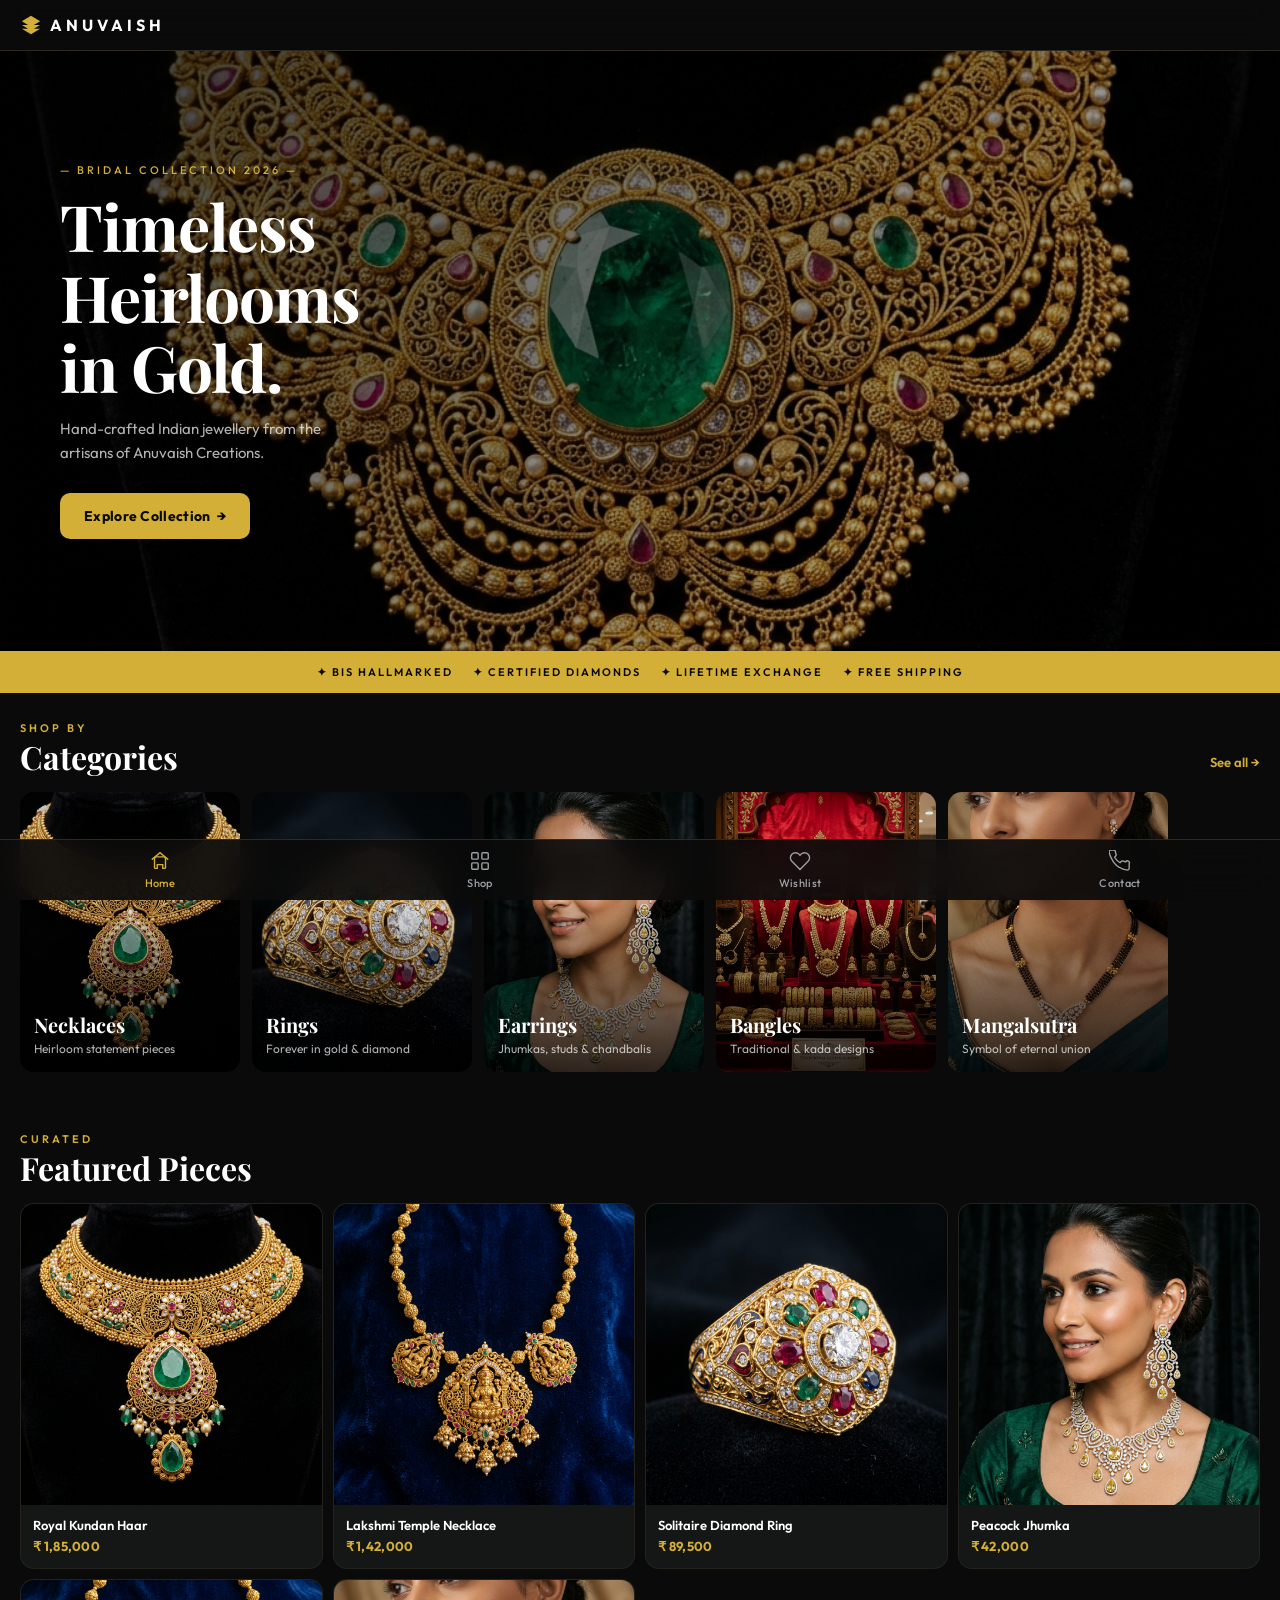
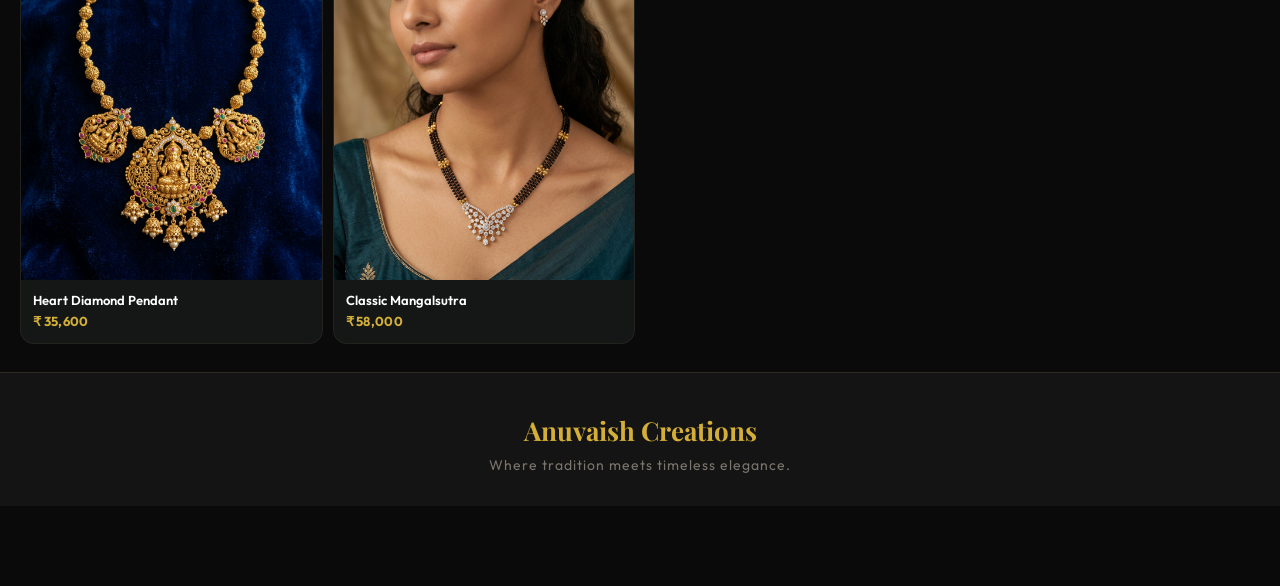
<file: anuvaish-creations/index.html>
<!DOCTYPE html>
<html lang="en">
<head>
  <meta charset="UTF-8"/>
  <meta name="viewport" content="width=device-width, initial-scale=1.0"/>
  <meta http-equiv="X-UA-Compatible" content="IE=edge"/>
  <title>Anuvaish Creations – Timeless Heirlooms in Gold</title>
  <meta name="description" content="Hand-crafted Indian jewellery from the artisans of Anuvaish Creations. BIS Hallmarked, Certified Diamonds, Lifetime Exchange."/>
  <link rel="preconnect" href="https://fonts.googleapis.com"/>
  <link rel="preconnect" href="https://fonts.gstatic.com" crossorigin/>
  <link href="https://fonts.googleapis.com/css2?family=Outfit:wght@400;500;600;700&family=Playfair+Display:wght@700&display=swap" rel="stylesheet"/>
  <link rel="stylesheet" href="style.css"/>
</head>
<body>

  <!-- BOTTOM NAV (fixed) -->
  <nav class="bottom-nav" id="bottom-nav">
    <button class="nav-item active" id="nav-home" onclick="showPage('home')">
      <svg class="nav-icon" viewBox="0 0 24 24" fill="none" stroke="currentColor" stroke-width="1.5">
        <path d="M6 9.5C6 8.396 6.896 7.5 8 7.5h8c1.104 0 2 .896 2 2V19a1 1 0 01-1 1H15v-4h-6v4H7a1 1 0 01-1-1V9.5z"/>
        <path d="M3 10.5L12 3l9 7.5"/>
      </svg>
      <span>Home</span>
    </button>
    <button class="nav-item" id="nav-shop" onclick="showPage('shop')">
      <svg class="nav-icon" viewBox="0 0 24 24" fill="none" stroke="currentColor" stroke-width="1.5">
        <rect x="3" y="3" width="7" height="7" rx="1"/>
        <rect x="14" y="3" width="7" height="7" rx="1"/>
        <rect x="3" y="14" width="7" height="7" rx="1"/>
        <rect x="14" y="14" width="7" height="7" rx="1"/>
      </svg>
      <span>Shop</span>
    </button>
    <button class="nav-item" id="nav-wishlist" onclick="showPage('wishlist')">
      <svg class="nav-icon" viewBox="0 0 24 24" fill="none" stroke="currentColor" stroke-width="1.5">
        <path d="M20.84 4.61a5.5 5.5 0 00-7.78 0L12 5.67l-1.06-1.06a5.5 5.5 0 00-7.78 7.78l1.06 1.06L12 21.23l7.78-7.78 1.06-1.06a5.5 5.5 0 000-7.78z"/>
      </svg>
      <span>Wishlist</span>
    </button>
    <button class="nav-item" id="nav-contact" onclick="showPage('contact')">
      <svg class="nav-icon" viewBox="0 0 24 24" fill="none" stroke="currentColor" stroke-width="1.5">
        <path d="M22 16.92v3a2 2 0 01-2.18 2 19.79 19.79 0 01-8.63-3.07A19.5 19.5 0 013.07 9.82 19.79 19.79 0 01.01 1.22 2 2 0 012 .01h3a2 2 0 012 1.72c.127.96.361 1.903.7 2.81a2 2 0 01-.45 2.11L6.09 7.91a16 16 0 006 6l1.27-1.27a2 2 0 012.11-.45c.907.339 1.85.573 2.81.7A2 2 0 0122 14.92v2z"/>
      </svg>
      <span>Contact</span>
    </button>
  </nav>

  <!-- ===== HOME PAGE ===== -->
  <div class="page active" id="page-home">

    <!-- HEADER -->
    <header class="header">
      <div class="logo">
        <svg width="22" height="22" viewBox="0 0 24 24" fill="#D4AF37">
          <path d="M12 2L2 8l10 6 10-6-10-6zM2 16l10 6 10-6M2 12l10 6 10-6"/>
        </svg>
        <span class="logo-text">ANUVAISH</span>
      </div>
    </header>

    <!-- HERO SECTION -->
    <section class="hero" id="hero-section">
      <div class="hero-overlay"></div>
      <img class="hero-img" src="assets/images/hero_necklace.png" alt="Ornate gold Indian necklace"/>
      <div class="hero-content">
        <p class="hero-tag">— BRIDAL COLLECTION 2026 —</p>
        <h1 class="hero-title">Timeless<br>Heirlooms<br>in Gold.</h1>
        <p class="hero-sub">Hand-crafted Indian jewellery from the artisans of Anuvaish Creations.</p>
        <button class="btn-primary" onclick="showPage('shop')">Explore Collection &nbsp;→</button>
      </div>
    </section>

    <!-- TRUST BAR -->
    <div class="trust-bar">
      <span>✦ BIS HALLMARKED</span>
      <span>✦ CERTIFIED DIAMONDS</span>
      <span>✦ LIFETIME EXCHANGE</span>
      <span>✦ FREE SHIPPING</span>
    </div>

    <!-- CATEGORIES -->
    <section class="section categories-section">
      <div class="section-header">
        <div>
          <p class="section-label">SHOP BY</p>
          <h2 class="section-title">Categories</h2>
        </div>
        <button class="see-all" onclick="showPage('shop')">See all →</button>
      </div>
      <div class="categories-scroll">
        <div class="category-card" onclick="showPage('shop')">
          <img src="assets/images/kundan_haar.png" alt="Necklaces"/>
          <div class="category-overlay"></div>
          <div class="category-info">
            <span class="category-name">Necklaces</span>
            <span class="category-desc">Heirloom statement pieces</span>
          </div>
        </div>
        <div class="category-card" onclick="showPage('shop')">
          <img src="assets/images/gold_ring.png" alt="Rings"/>
          <div class="category-overlay"></div>
          <div class="category-info">
            <span class="category-name">Rings</span>
            <span class="category-desc">Forever in gold &amp; diamond</span>
          </div>
        </div>
        <div class="category-card" onclick="showPage('shop')">
          <img src="assets/images/diamond_earrings.png" alt="Earrings"/>
          <div class="category-overlay"></div>
          <div class="category-info">
            <span class="category-name">Earrings</span>
            <span class="category-desc">Jhumkas, studs &amp; chandbalis</span>
          </div>
        </div>
        <div class="category-card" onclick="showPage('shop')">
          <img src="assets/images/bangles_market.png" alt="Bangles"/>
          <div class="category-overlay"></div>
          <div class="category-info">
            <span class="category-name">Bangles</span>
            <span class="category-desc">Traditional &amp; kada designs</span>
          </div>
        </div>
        <div class="category-card" onclick="showPage('shop')">
          <img src="assets/images/mangalsutra.png" alt="Mangalsutra"/>
          <div class="category-overlay"></div>
          <div class="category-info">
            <span class="category-name">Mangalsutra</span>
            <span class="category-desc">Symbol of eternal union</span>
          </div>
        </div>
      </div>
    </section>

    <!-- FEATURED PIECES -->
    <section class="section featured-section">
      <div class="section-header">
        <div>
          <p class="section-label">CURATED</p>
          <h2 class="section-title">Featured Pieces</h2>
        </div>
      </div>
      <div class="featured-grid">
        <div class="product-card" onclick="showPage('shop')">
          <div class="product-img-wrap">
            <img src="assets/images/kundan_haar.png" alt="Royal Kundan Haar"/>
          </div>
          <div class="product-info">
            <p class="product-name">Royal Kundan Haar</p>
            <p class="product-price">₹ 1,85,000</p>
          </div>
        </div>
        <div class="product-card" onclick="showPage('shop')">
          <div class="product-img-wrap">
            <img src="assets/images/temple_necklace.png" alt="Lakshmi Temple Necklace"/>
          </div>
          <div class="product-info">
            <p class="product-name">Lakshmi Temple Necklace</p>
            <p class="product-price">₹ 1,42,000</p>
          </div>
        </div>
        <div class="product-card" onclick="showPage('shop')">
          <div class="product-img-wrap">
            <img src="assets/images/gold_ring.png" alt="Solitaire Diamond Ring"/>
          </div>
          <div class="product-info">
            <p class="product-name">Solitaire Diamond Ring</p>
            <p class="product-price">₹ 89,500</p>
          </div>
        </div>
        <div class="product-card" onclick="showPage('shop')">
          <div class="product-img-wrap">
            <img src="assets/images/diamond_earrings.png" alt="Peacock Jhumka"/>
          </div>
          <div class="product-info">
            <p class="product-name">Peacock Jhumka</p>
            <p class="product-price">₹ 42,000</p>
          </div>
        </div>
        <div class="product-card" onclick="showPage('shop')">
          <div class="product-img-wrap">
            <img src="assets/images/temple_necklace.png" alt="Heart Diamond Pendant"/>
          </div>
          <div class="product-info">
            <p class="product-name">Heart Diamond Pendant</p>
            <p class="product-price">₹ 35,600</p>
          </div>
        </div>
        <div class="product-card" onclick="showPage('shop')">
          <div class="product-img-wrap">
            <img src="assets/images/mangalsutra.png" alt="Classic Mangalsutra"/>
          </div>
          <div class="product-info">
            <p class="product-name">Classic Mangalsutra</p>
            <p class="product-price">₹ 58,000</p>
          </div>
        </div>
      </div>
    </section>

    <!-- FOOTER -->
    <footer class="site-footer">
      <p class="footer-brand">Anuvaish Creations</p>
      <p class="footer-tagline">Where tradition meets timeless elegance.</p>
    </footer>

  </div><!-- /HOME PAGE -->

  <!-- ===== SHOP PAGE ===== -->
  <div class="page" id="page-shop">
    <header class="header">
      <div class="logo">
        <svg width="22" height="22" viewBox="0 0 24 24" fill="#D4AF37">
          <path d="M12 2L2 8l10 6 10-6-10-6zM2 16l10 6 10-6M2 12l10 6 10-6"/>
        </svg>
        <span class="logo-text">ANUVAISH</span>
      </div>
    </header>

    <div class="shop-hero">
      <p class="section-label">THE COLLECTION</p>
      <h2 class="section-title">All Categories</h2>
      <div class="shop-logo-icon">
        <svg width="28" height="28" viewBox="0 0 24 24" fill="#D4AF37">
          <path d="M12 2L2 8l10 6 10-6-10-6zM2 16l10 6 10-6M2 12l10 6 10-6"/>
        </svg>
      </div>
    </div>

    <div class="all-categories-list">
      <div class="allcat-row" onclick="">
        <img src="assets/images/kundan_haar.png" alt="Necklaces" class="allcat-img"/>
        <div class="allcat-overlay"></div>
        <div class="allcat-text">
          <span class="allcat-num">01</span>
          <div>
            <p class="allcat-name">Necklaces</p>
            <p class="allcat-desc">Heirloom statement pieces</p>
          </div>
        </div>
        <button class="allcat-arrow">→</button>
      </div>
      <div class="allcat-row" onclick="">
        <img src="assets/images/gold_ring.png" alt="Rings" class="allcat-img"/>
        <div class="allcat-overlay"></div>
        <div class="allcat-text">
          <span class="allcat-num">02</span>
          <div>
            <p class="allcat-name">Rings</p>
            <p class="allcat-desc">Forever in gold &amp; diamond</p>
          </div>
        </div>
        <button class="allcat-arrow">→</button>
      </div>
      <div class="allcat-row" onclick="">
        <img src="assets/images/diamond_earrings.png" alt="Earrings" class="allcat-img"/>
        <div class="allcat-overlay"></div>
        <div class="allcat-text">
          <span class="allcat-num">03</span>
          <div>
            <p class="allcat-name">Earrings</p>
            <p class="allcat-desc">Jhumkas, studs &amp; chandbalis</p>
          </div>
        </div>
        <button class="allcat-arrow">→</button>
      </div>
      <div class="allcat-row" onclick="">
        <img src="assets/images/bangles_market.png" alt="Bangles" class="allcat-img"/>
        <div class="allcat-overlay"></div>
        <div class="allcat-text">
          <span class="allcat-num">04</span>
          <div>
            <p class="allcat-name">Bangles</p>
            <p class="allcat-desc">Traditional &amp; kada designs</p>
          </div>
        </div>
        <button class="allcat-arrow">→</button>
      </div>
      <div class="allcat-row" onclick="">
        <img src="assets/images/mangalsutra.png" alt="Mangalsutra" class="allcat-img"/>
        <div class="allcat-overlay"></div>
        <div class="allcat-text">
          <span class="allcat-num">05</span>
          <div>
            <p class="allcat-name">Mangalsutra</p>
            <p class="allcat-desc">Symbol of eternal union</p>
          </div>
        </div>
        <button class="allcat-arrow">→</button>
      </div>
      <div class="allcat-row" onclick="">
        <img src="assets/images/hero_necklace.png" alt="Nose Pins" class="allcat-img"/>
        <div class="allcat-overlay"></div>
        <div class="allcat-text">
          <span class="allcat-num">06</span>
          <div>
            <p class="allcat-name">Nose Pins</p>
            <p class="allcat-desc">Delicate daily elegance</p>
          </div>
        </div>
        <button class="allcat-arrow">→</button>
      </div>
      <div class="allcat-row" onclick="">
        <img src="assets/images/temple_necklace.png" alt="Anklets" class="allcat-img"/>
        <div class="allcat-overlay"></div>
        <div class="allcat-text">
          <span class="allcat-num">07</span>
          <div>
            <p class="allcat-name">Anklets</p>
            <p class="allcat-desc">Payal with every step</p>
          </div>
        </div>
        <button class="allcat-arrow">→</button>
      </div>
    </div>

    <!-- ALL PRODUCTS GRID -->
    <section class="section">
      <div class="section-header">
        <div>
          <p class="section-label">OUR PRODUCTS</p>
          <h2 class="section-title">All Pieces</h2>
        </div>
      </div>
      <div class="featured-grid">
        <div class="product-card">
          <div class="product-img-wrap"><img src="assets/images/kundan_haar.png" alt="Royal Kundan Haar"/></div>
          <div class="product-info">
            <p class="product-name">Royal Kundan Haar</p>
            <p class="product-price">₹ 1,85,000</p>
          </div>
        </div>
        <div class="product-card">
          <div class="product-img-wrap"><img src="assets/images/temple_necklace.png" alt="Lakshmi Temple Necklace"/></div>
          <div class="product-info">
            <p class="product-name">Lakshmi Temple Necklace</p>
            <p class="product-price">₹ 1,42,000</p>
          </div>
        </div>
        <div class="product-card">
          <div class="product-img-wrap"><img src="assets/images/gold_ring.png" alt="Solitaire Diamond Ring"/></div>
          <div class="product-info">
            <p class="product-name">Solitaire Diamond Ring</p>
            <p class="product-price">₹ 89,500</p>
          </div>
        </div>
        <div class="product-card">
          <div class="product-img-wrap"><img src="assets/images/diamond_earrings.png" alt="Peacock Jhumka"/></div>
          <div class="product-info">
            <p class="product-name">Peacock Jhumka</p>
            <p class="product-price">₹ 42,000</p>
          </div>
        </div>
        <div class="product-card">
          <div class="product-img-wrap"><img src="assets/images/bangles_market.png" alt="Bridal Bangle Set"/></div>
          <div class="product-info">
            <p class="product-name">Bridal Bangle Set</p>
            <p class="product-price">₹ 72,000</p>
          </div>
        </div>
        <div class="product-card">
          <div class="product-img-wrap"><img src="assets/images/mangalsutra.png" alt="Classic Mangalsutra"/></div>
          <div class="product-info">
            <p class="product-name">Classic Mangalsutra</p>
            <p class="product-price">₹ 58,000</p>
          </div>
        </div>
        <div class="product-card">
          <div class="product-img-wrap"><img src="assets/images/hero_necklace.png" alt="Filigree Choker"/></div>
          <div class="product-info">
            <p class="product-name">Filigree Gold Choker</p>
            <p class="product-price">₹ 1,12,000</p>
          </div>
        </div>
        <div class="product-card">
          <div class="product-img-wrap"><img src="assets/images/temple_necklace.png" alt="Heart Diamond Pendant"/></div>
          <div class="product-info">
            <p class="product-name">Heart Diamond Pendant</p>
            <p class="product-price">₹ 35,600</p>
          </div>
        </div>
      </div>
    </section>
  </div><!-- /SHOP PAGE -->

  <!-- ===== WISHLIST PAGE ===== -->
  <div class="page" id="page-wishlist">
    <header class="header">
      <div class="logo">
        <svg width="22" height="22" viewBox="0 0 24 24" fill="#D4AF37">
          <path d="M12 2L2 8l10 6 10-6-10-6zM2 16l10 6 10-6M2 12l10 6 10-6"/>
        </svg>
        <span class="logo-text">ANUVAISH</span>
      </div>
    </header>
    <div class="empty-page">
      <svg width="64" height="64" viewBox="0 0 24 24" fill="none" stroke="#D4AF37" stroke-width="1">
        <path d="M20.84 4.61a5.5 5.5 0 00-7.78 0L12 5.67l-1.06-1.06a5.5 5.5 0 00-7.78 7.78l1.06 1.06L12 21.23l7.78-7.78 1.06-1.06a5.5 5.5 0 000-7.78z"/>
      </svg>
      <h2>Your Wishlist</h2>
      <p>Save pieces you love and find them here.</p>
      <button class="btn-primary" onclick="showPage('shop')">Browse Collection</button>
    </div>
  </div>

  <!-- ===== CONTACT PAGE ===== -->
  <div class="page" id="page-contact">
    <header class="header">
      <div class="logo">
        <svg width="22" height="22" viewBox="0 0 24 24" fill="#D4AF37">
          <path d="M12 2L2 8l10 6 10-6-10-6zM2 16l10 6 10-6M2 12l10 6 10-6"/>
        </svg>
        <span class="logo-text">ANUVAISH</span>
      </div>
    </header>
    <div class="contact-wrap">
      <p class="section-label">GET IN TOUCH</p>
      <h2 class="contact-title">Contact Us</h2>
      <p class="contact-sub">We'd love to hear from you. Reach out for custom orders, queries, or store visits.</p>

      <div class="contact-grid">
        <div class="contact-card">
          <svg width="28" height="28" fill="none" stroke="#D4AF37" stroke-width="1.5" viewBox="0 0 24 24">
            <path d="M22 16.92v3a2 2 0 01-2.18 2 19.79 19.79 0 01-8.63-3.07A19.5 19.5 0 013.07 9.82 19.79 19.79 0 01.01 1.22 2 2 0 012 .01h3a2 2 0 012 1.72c.127.96.361 1.903.7 2.81a2 2 0 01-.45 2.11L6.09 7.91a16 16 0 006 6l1.27-1.27a2 2 0 012.11-.45c.907.339 1.85.573 2.81.7A2 2 0 0122 14.92v2z"/>
          </svg>
          <p class="contact-card-label">Phone</p>
          <p class="contact-card-value">+91 98765 43210</p>
        </div>
        <div class="contact-card">
          <svg width="28" height="28" fill="none" stroke="#D4AF37" stroke-width="1.5" viewBox="0 0 24 24">
            <path d="M4 4h16c1.1 0 2 .9 2 2v12c0 1.1-.9 2-2 2H4c-1.1 0-2-.9-2-2V6c0-1.1.9-2 2-2z"/>
            <polyline points="22,6 12,13 2,6"/>
          </svg>
          <p class="contact-card-label">Email</p>
          <p class="contact-card-value">hello@anuvaish.com</p>
        </div>
        <div class="contact-card">
          <svg width="28" height="28" fill="none" stroke="#D4AF37" stroke-width="1.5" viewBox="0 0 24 24">
            <path d="M21 10c0 7-9 13-9 13s-9-6-9-13a9 9 0 0118 0z"/>
            <circle cx="12" cy="10" r="3"/>
          </svg>
          <p class="contact-card-label">Visit Us</p>
          <p class="contact-card-value">12, Gold Bazaar, Jaipur, Rajasthan</p>
        </div>
      </div>

      <form class="contact-form" onsubmit="return false">
        <input type="text" placeholder="Your Name" class="form-input" id="contact-name"/>
        <input type="email" placeholder="Email Address" class="form-input" id="contact-email"/>
        <input type="tel" placeholder="Phone Number" class="form-input" id="contact-phone"/>
        <textarea placeholder="Your message…" class="form-input form-textarea" id="contact-msg"></textarea>
        <button class="btn-primary btn-full" type="submit">Send Message</button>
      </form>

      <div class="store-hours">
        <p class="section-label">STORE HOURS</p>
        <div class="hours-row"><span>Monday – Saturday</span><span>10:00 AM – 8:00 PM</span></div>
        <div class="hours-row"><span>Sunday</span><span>11:00 AM – 6:00 PM</span></div>
      </div>
    </div>
  </div>

  <script src="app.js"></script>
</body>
</html>
</file>
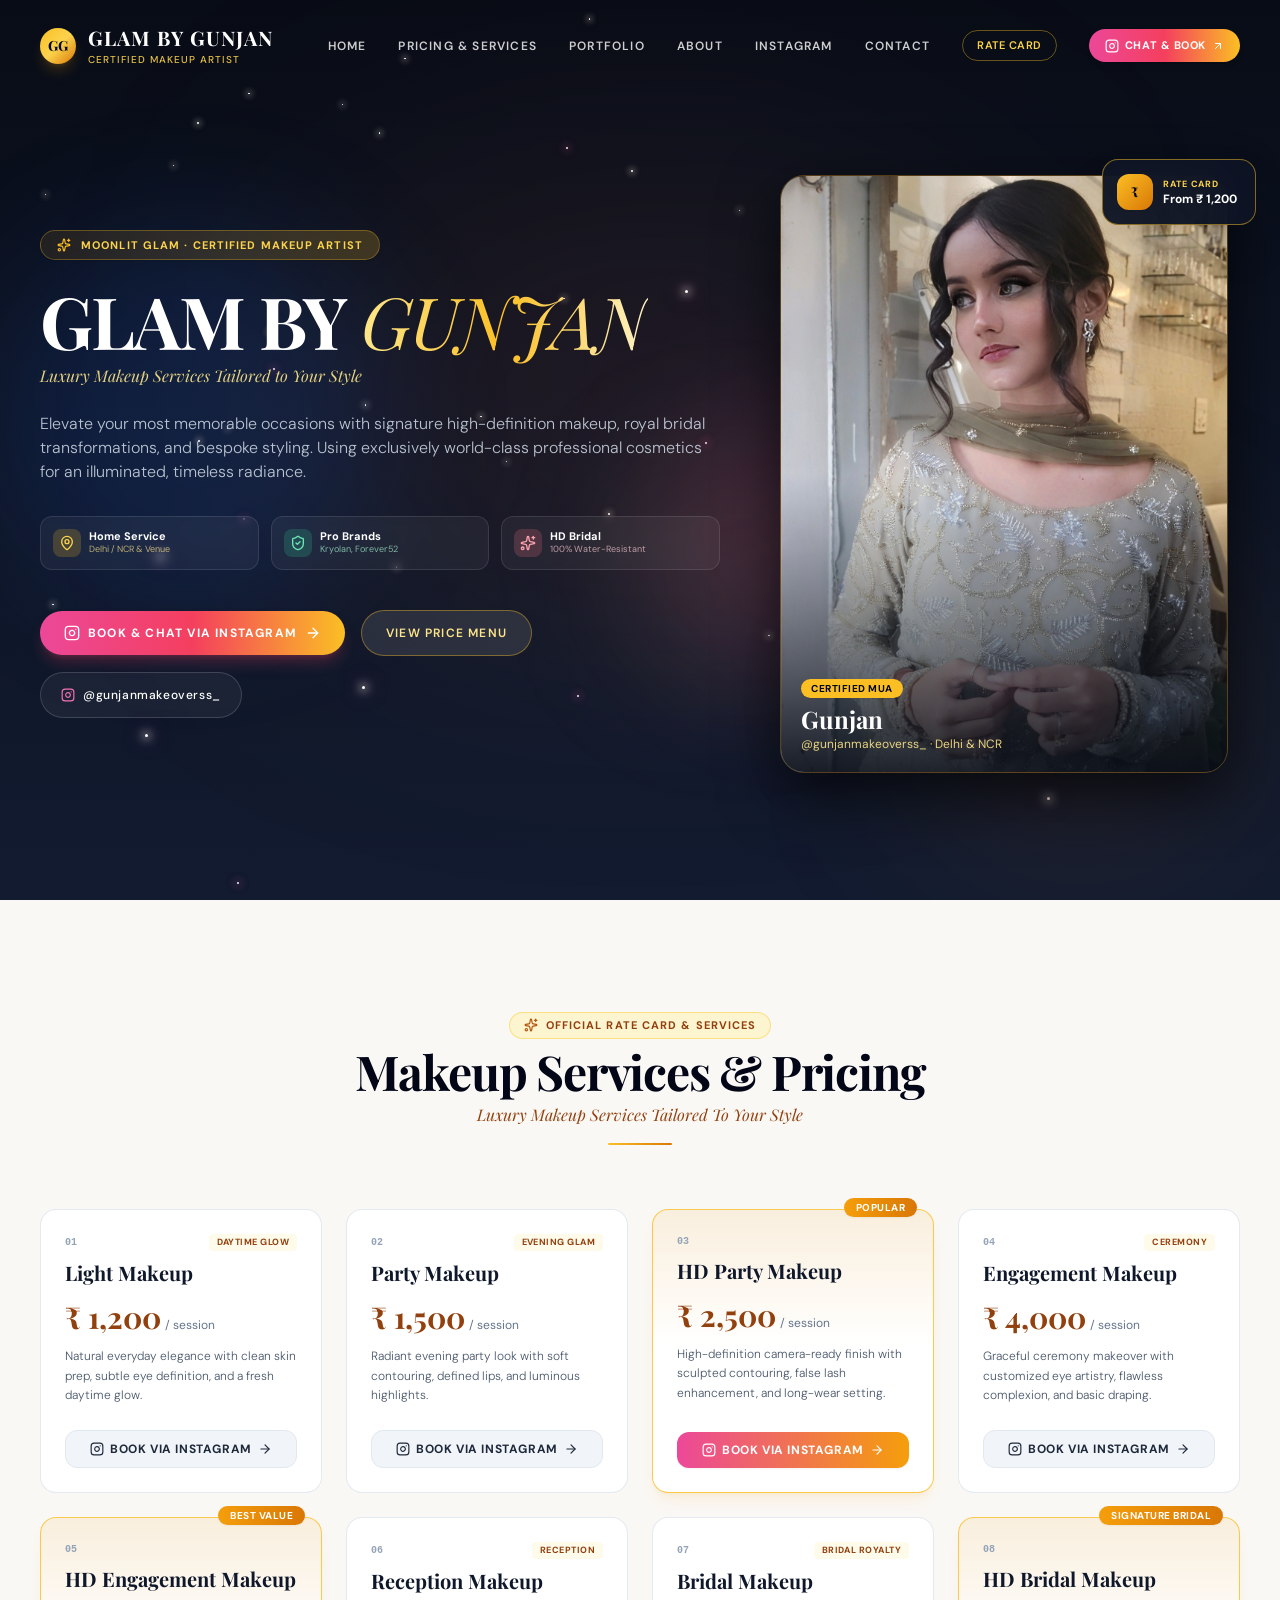
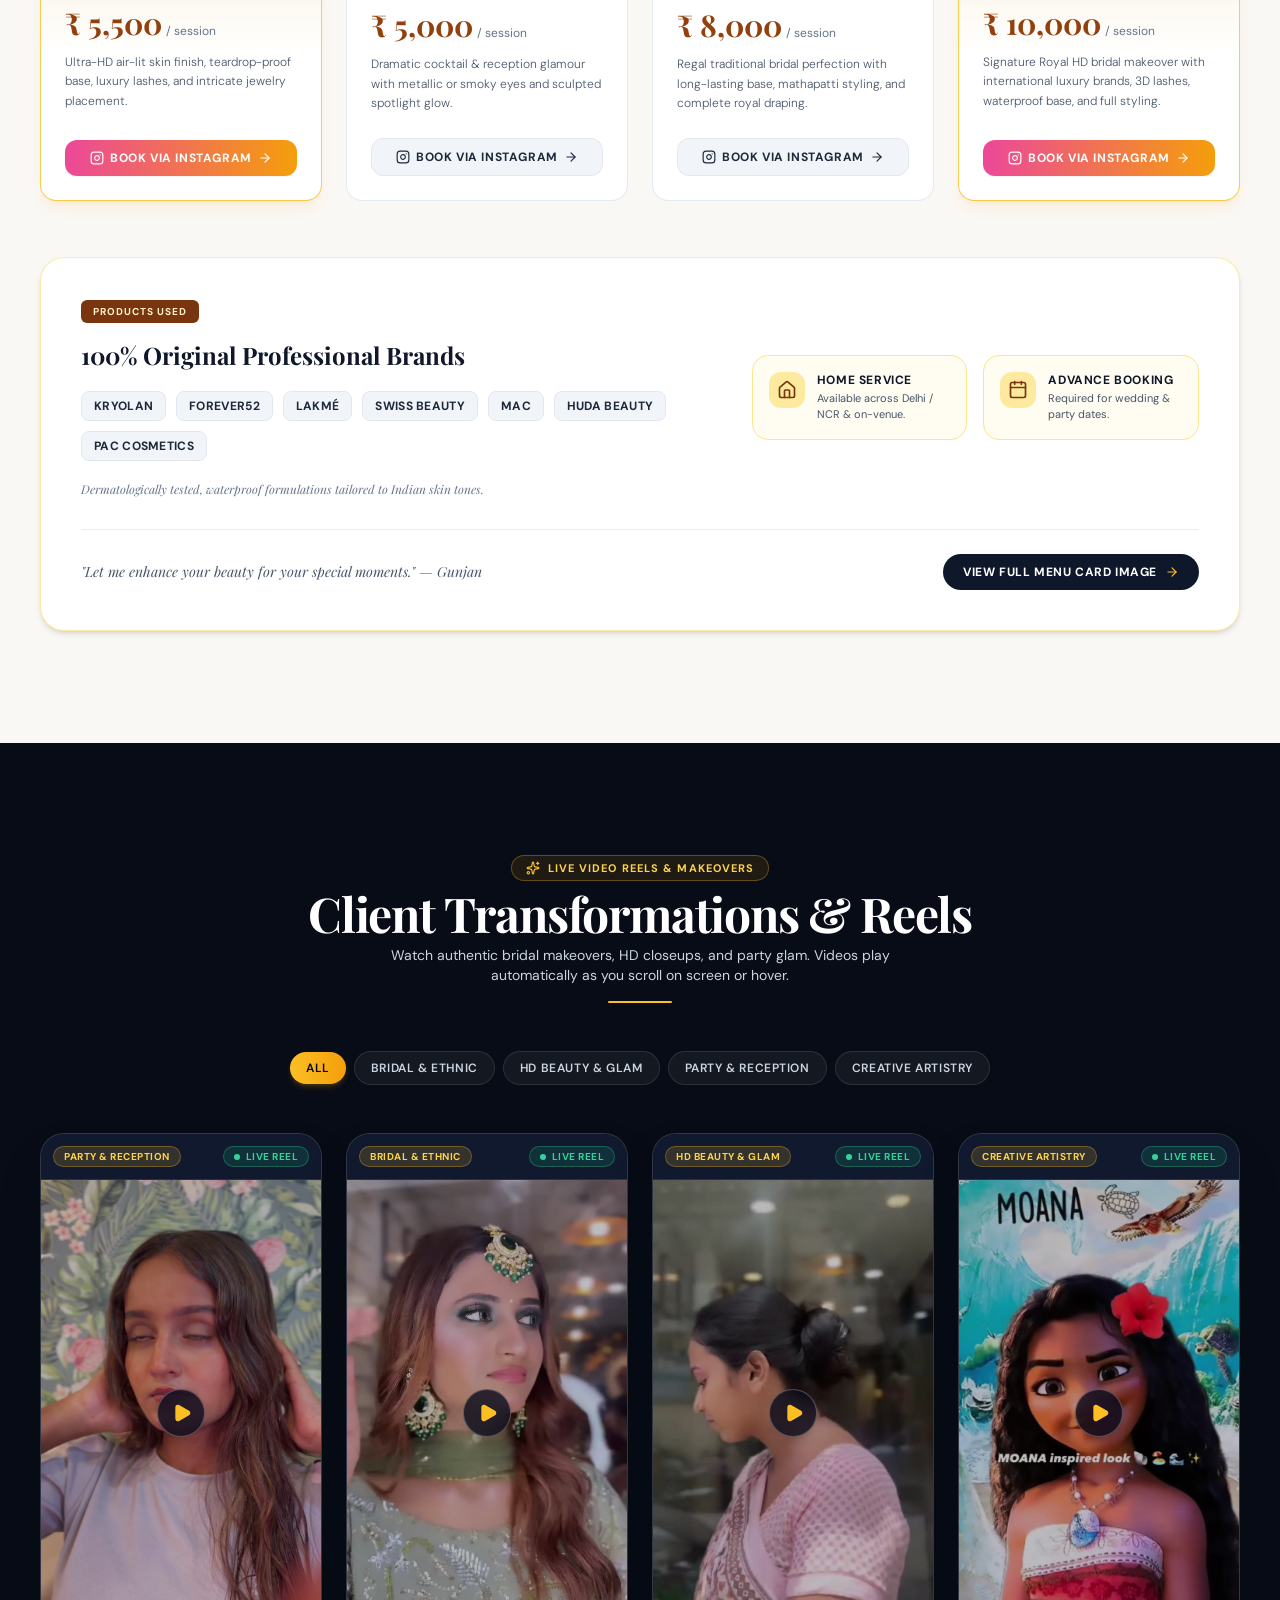
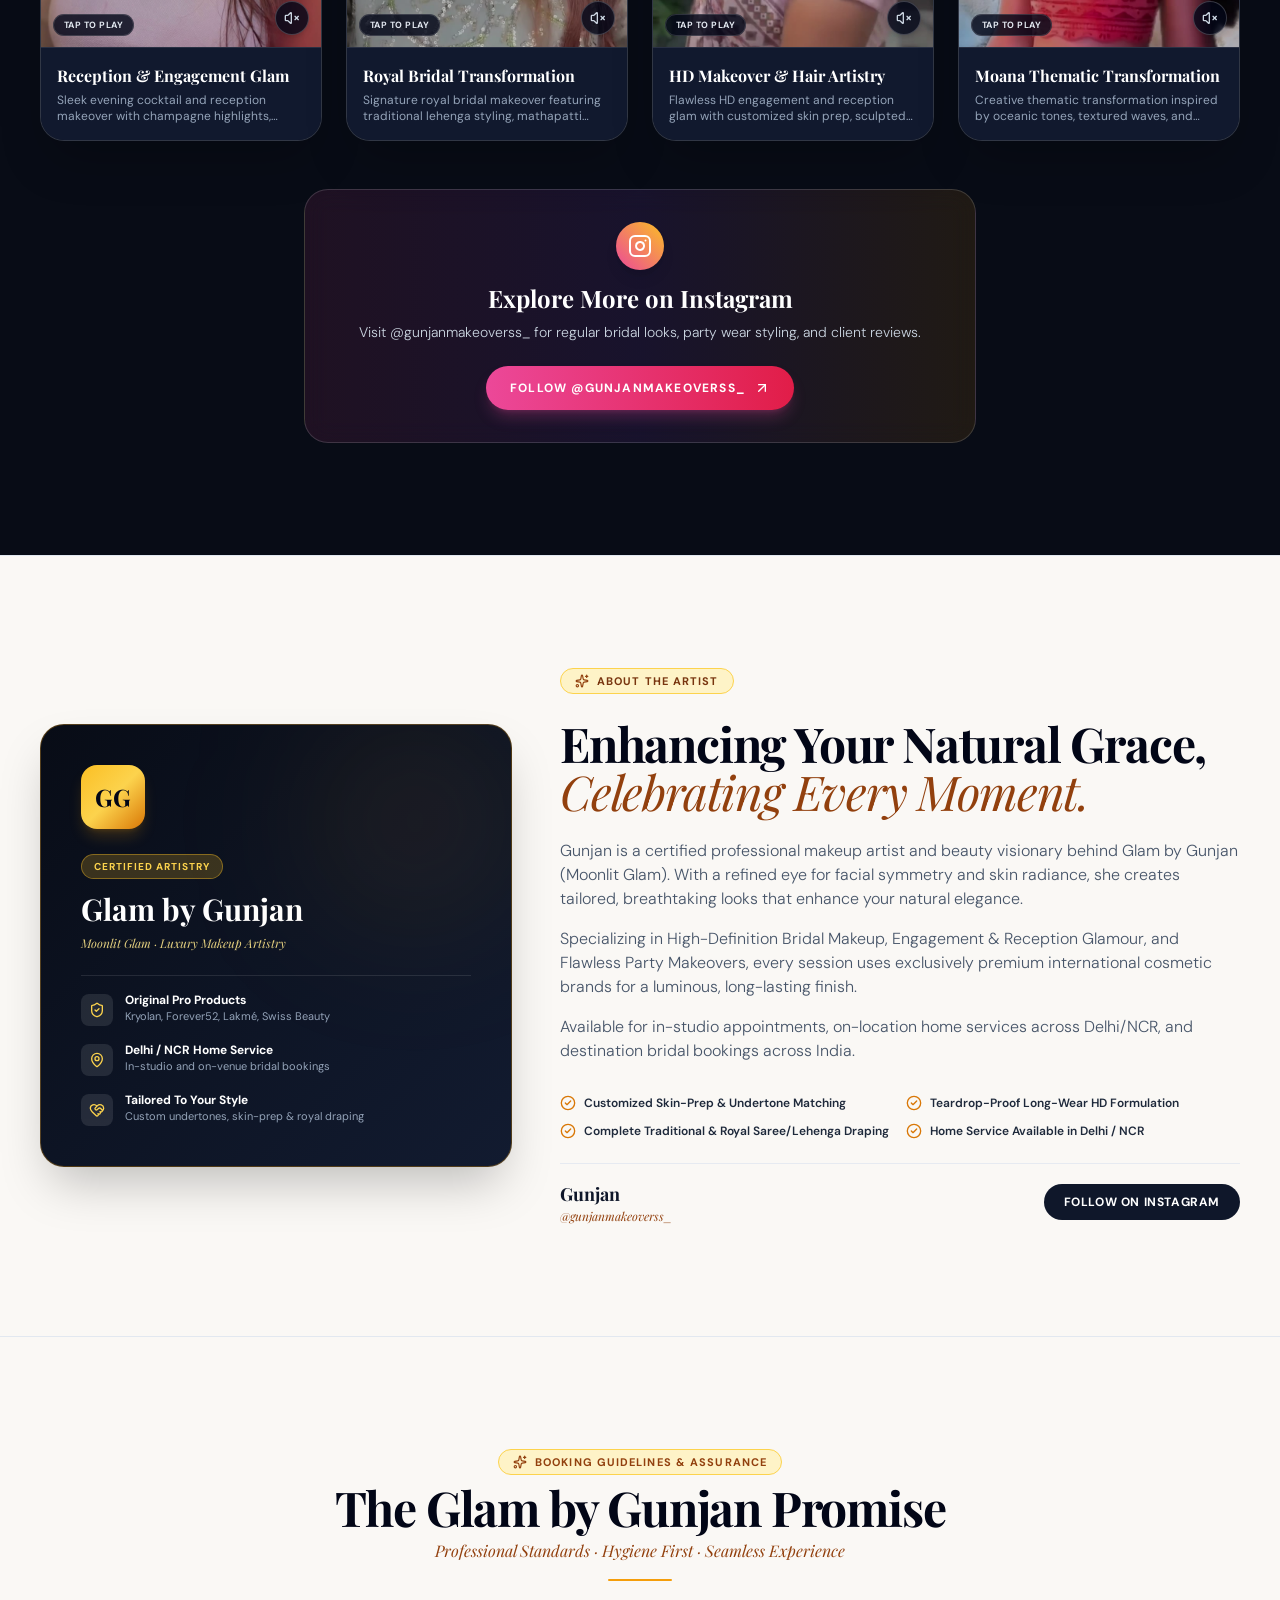
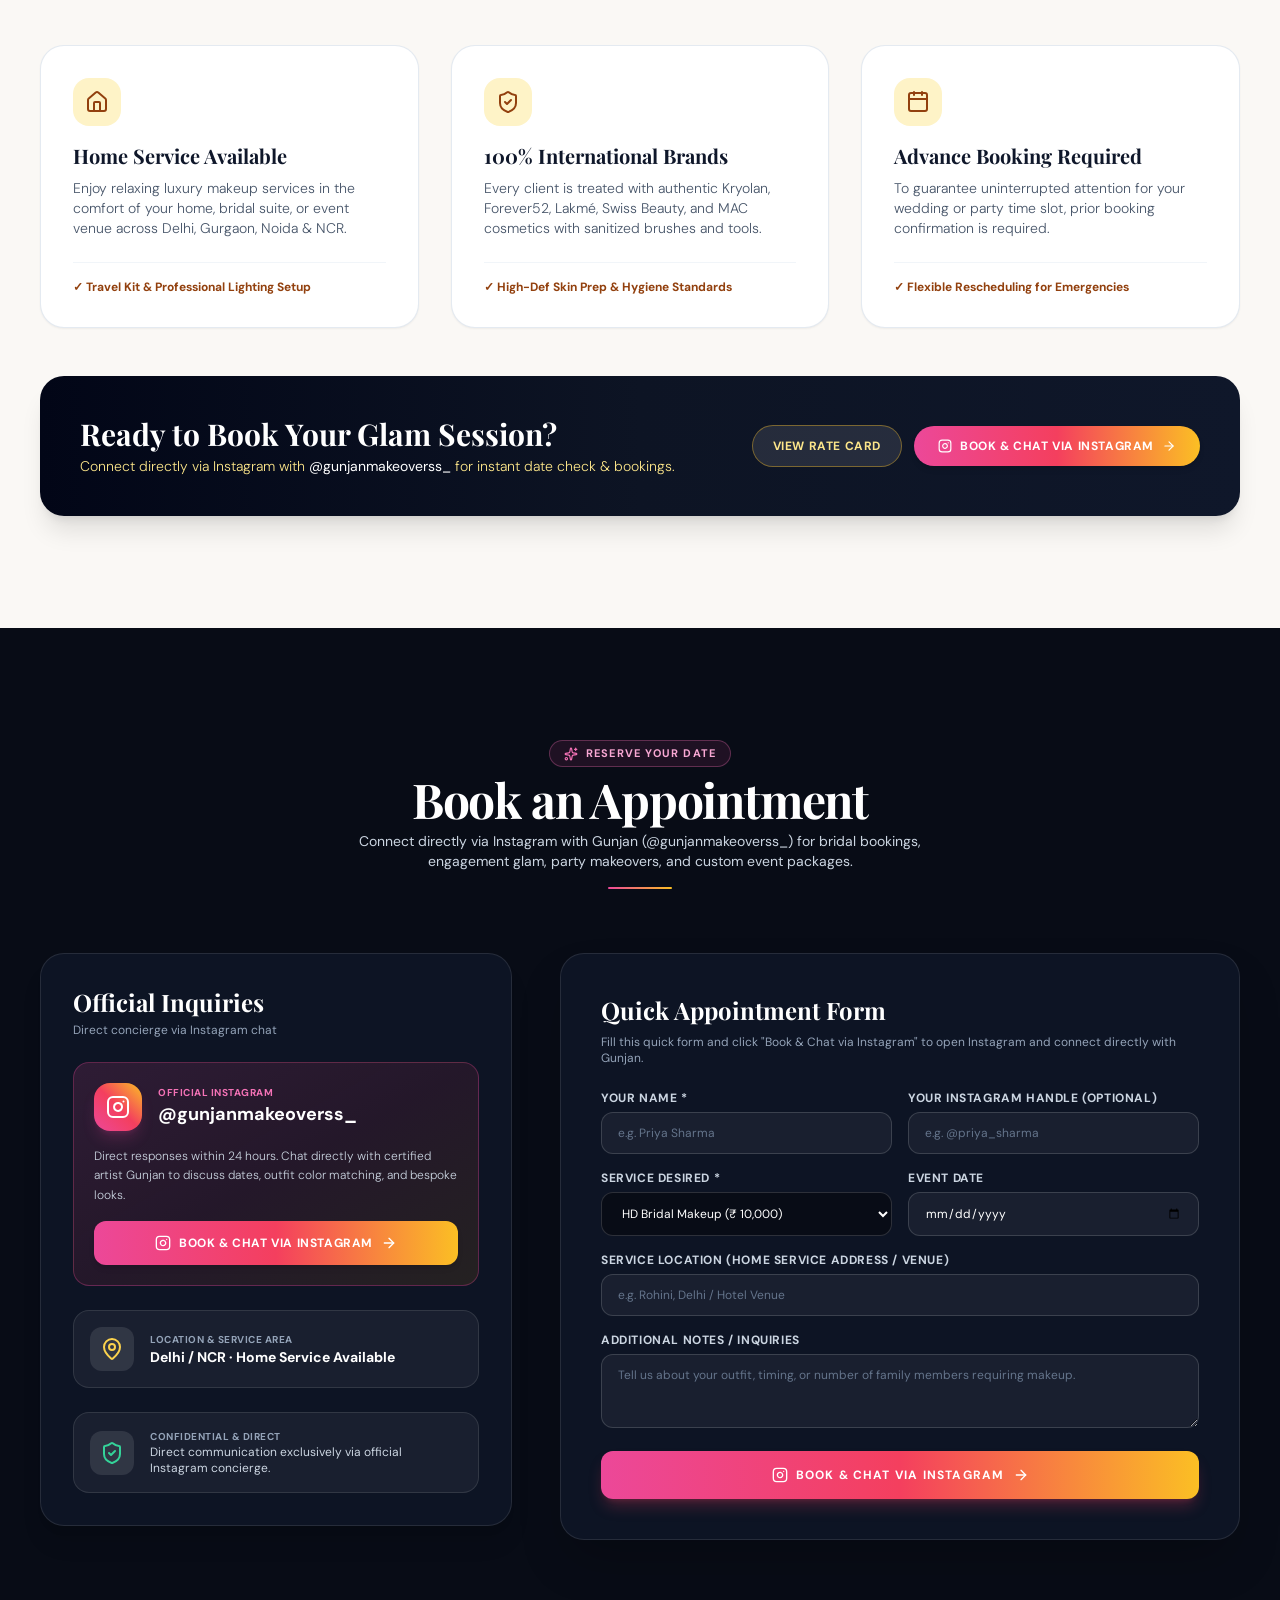
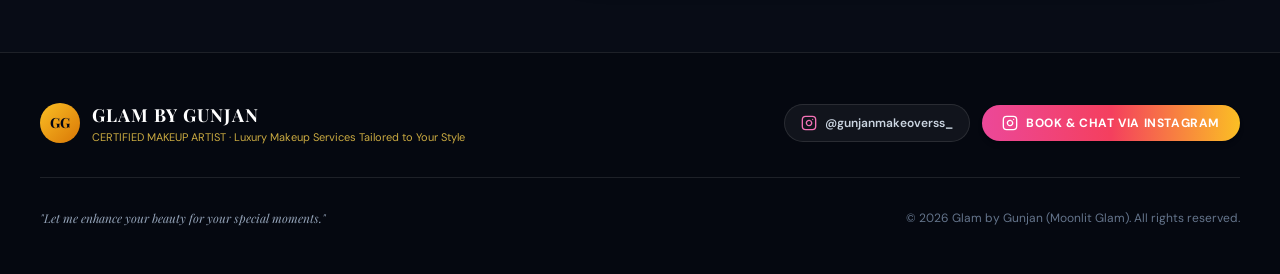
<file: projects/makeup-artist/index.html>
<!doctype html>
<html lang="en" class="scroll-smooth">
  <head>
    <meta charset="UTF-8" />
    <meta name="viewport" content="width=device-width, initial-scale=1.0" />
    <title>Glam by Gunjan — Moonlit Glam | Certified Luxury Makeup Artist</title>
    <meta name="description" content="Official portfolio and luxury rate card of Gunjan (@gunjanmakeoverss_). Bridal, HD makeup, engagement, reception, and party makeovers across Delhi NCR." />
    
    <!-- Open Graph / Meta -->
    <meta property="og:title" content="Glam by Gunjan — Certified Luxury Makeup Artist" />
    <meta property="og:description" content="Official bridal makeovers, HD transformations, rate card, and live reels from @gunjanmakeoverss_." />
    <meta property="og:type" content="website" />
    <meta name="theme-color" content="#f59e0b" />

    <!-- Google Fonts Preconnect -->
    <link rel="preconnect" href="https://fonts.googleapis.com" />
    <link rel="preconnect" href="https://fonts.gstatic.com" crossorigin />
    <link href="https://fonts.googleapis.com/css2?family=Cormorant+Garamond:ital,wght@0,300;0,400;0,500;0,600;0,700;1,400;1,600&family=Playfair+Display:ital,wght@0,400;0,500;0,600;0,700;1,400&family=DM+Sans:wght@300;400;500;600;700&family=Plus+Jakarta+Sans:wght@300;400;500;600;700&display=swap" rel="stylesheet" />

    <link rel="icon" type="image/svg+xml" href="data:image/svg+xml,<svg xmlns='http://www.w3.org/2000/svg' viewBox='0 0 100 100'><text y='.9em' font-size='80' font-family='serif' fill='%23f59e0b'>G</text></svg>" />
    <script type="module" crossorigin src="./assets/index-C6W2A0m5.js"></script>
    <link rel="stylesheet" crossorigin href="./assets/index-CSDkFX68.css">
  </head>
  <body class="bg-[#080C16] text-white antialiased selection:bg-amber-400 selection:text-slate-950">
    <div id="root"></div>
  </body>
</html>
</file>
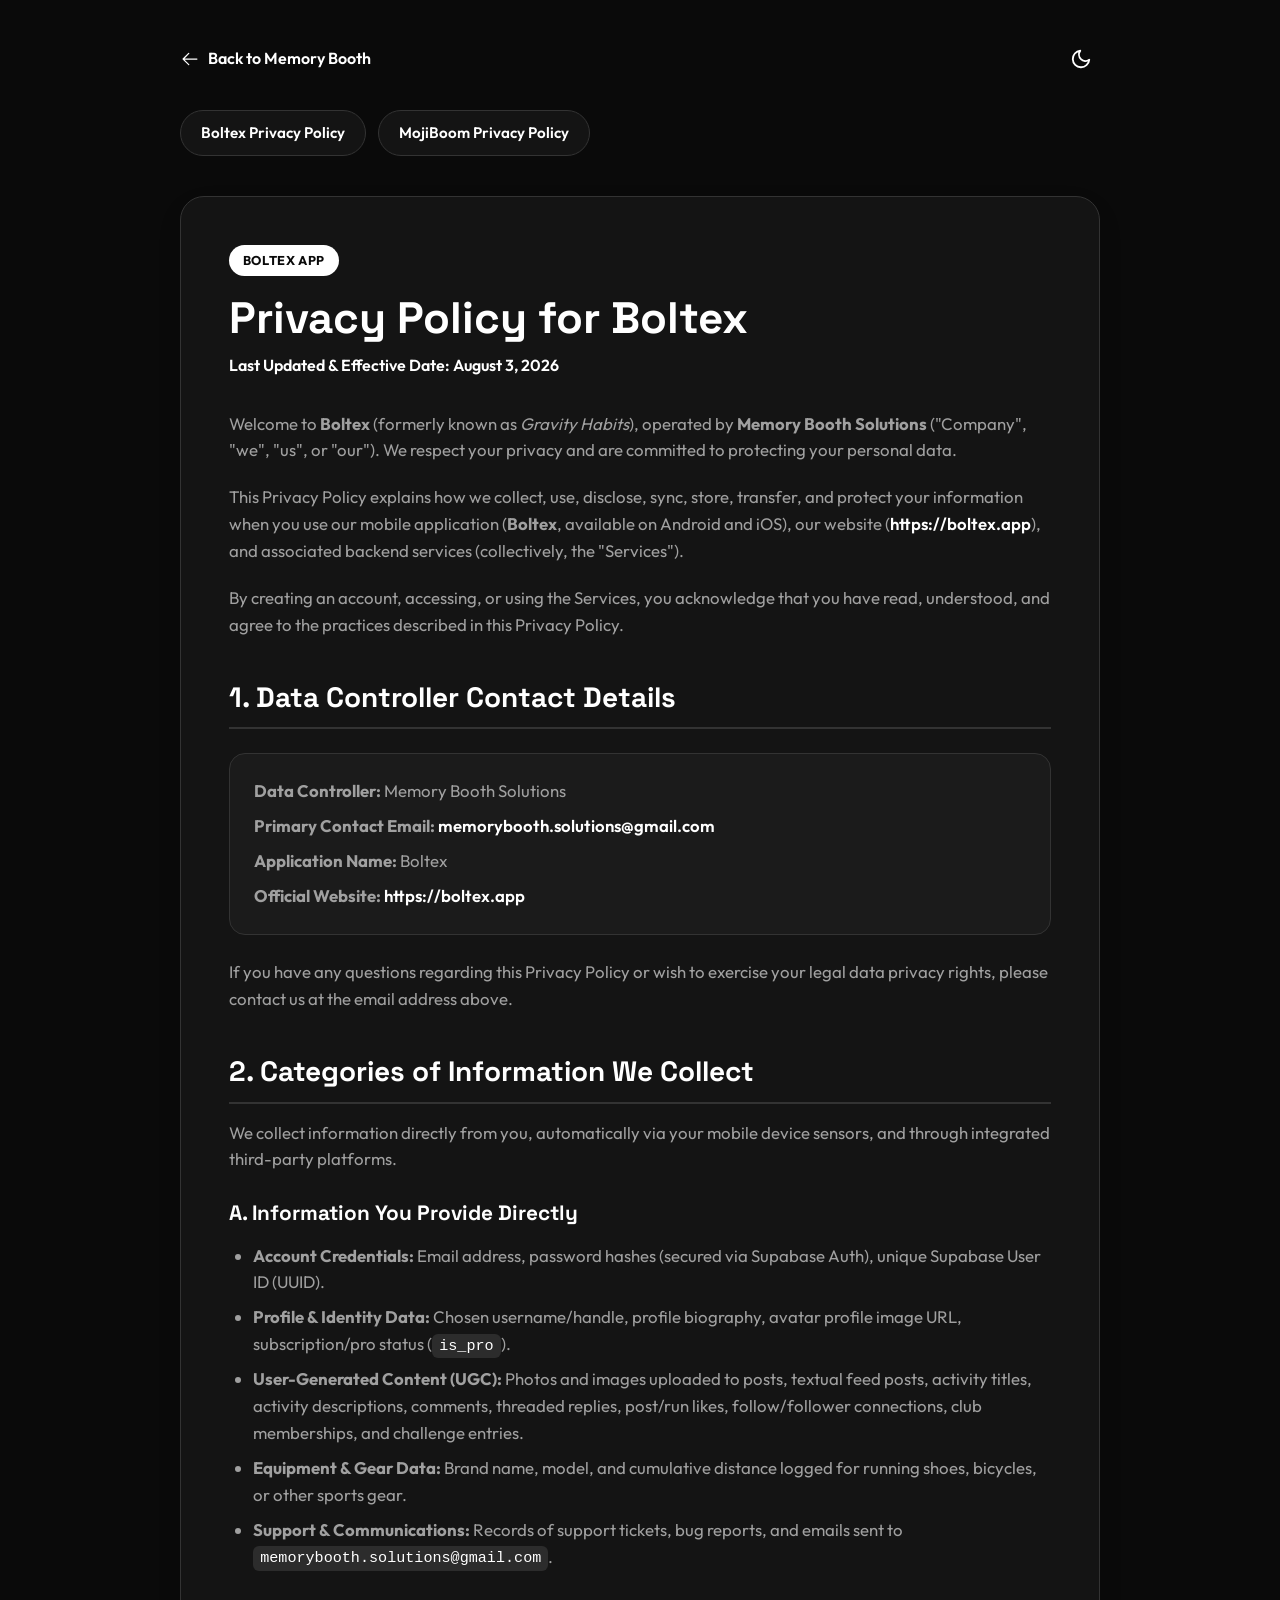
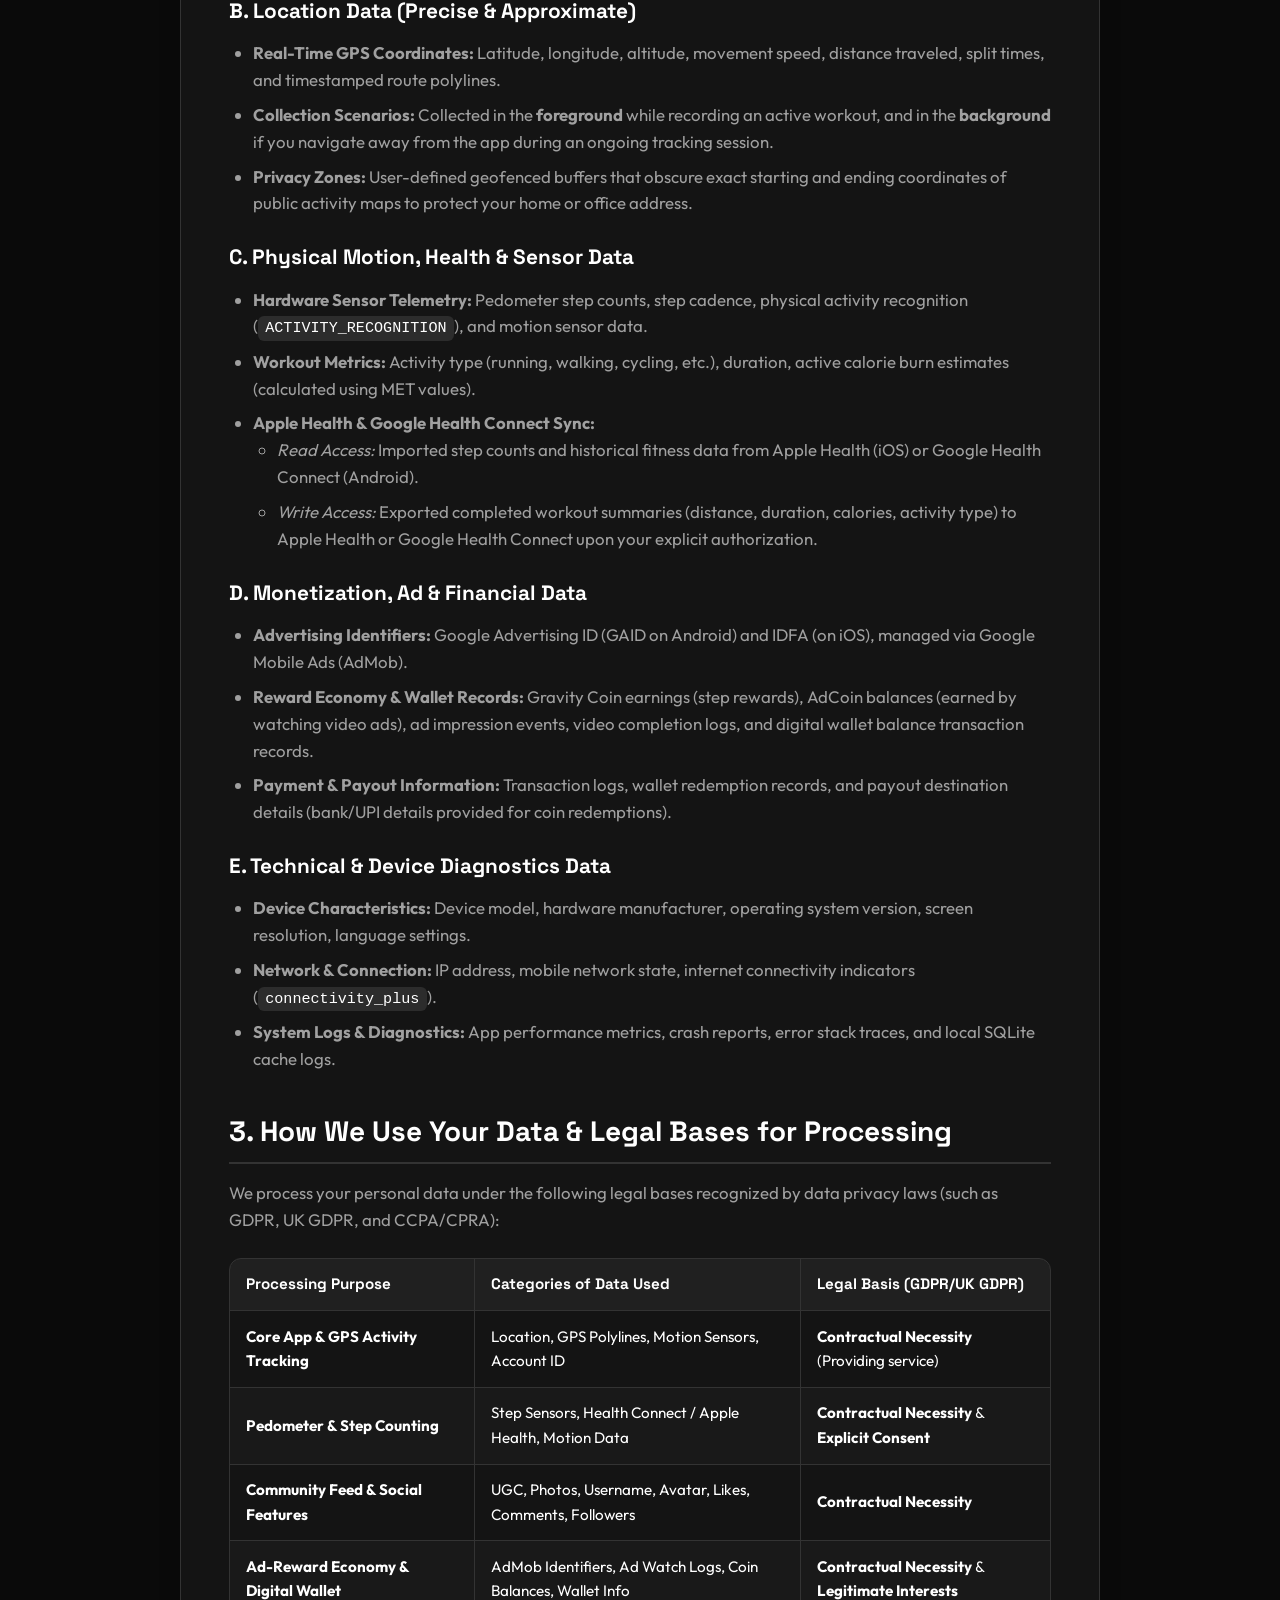
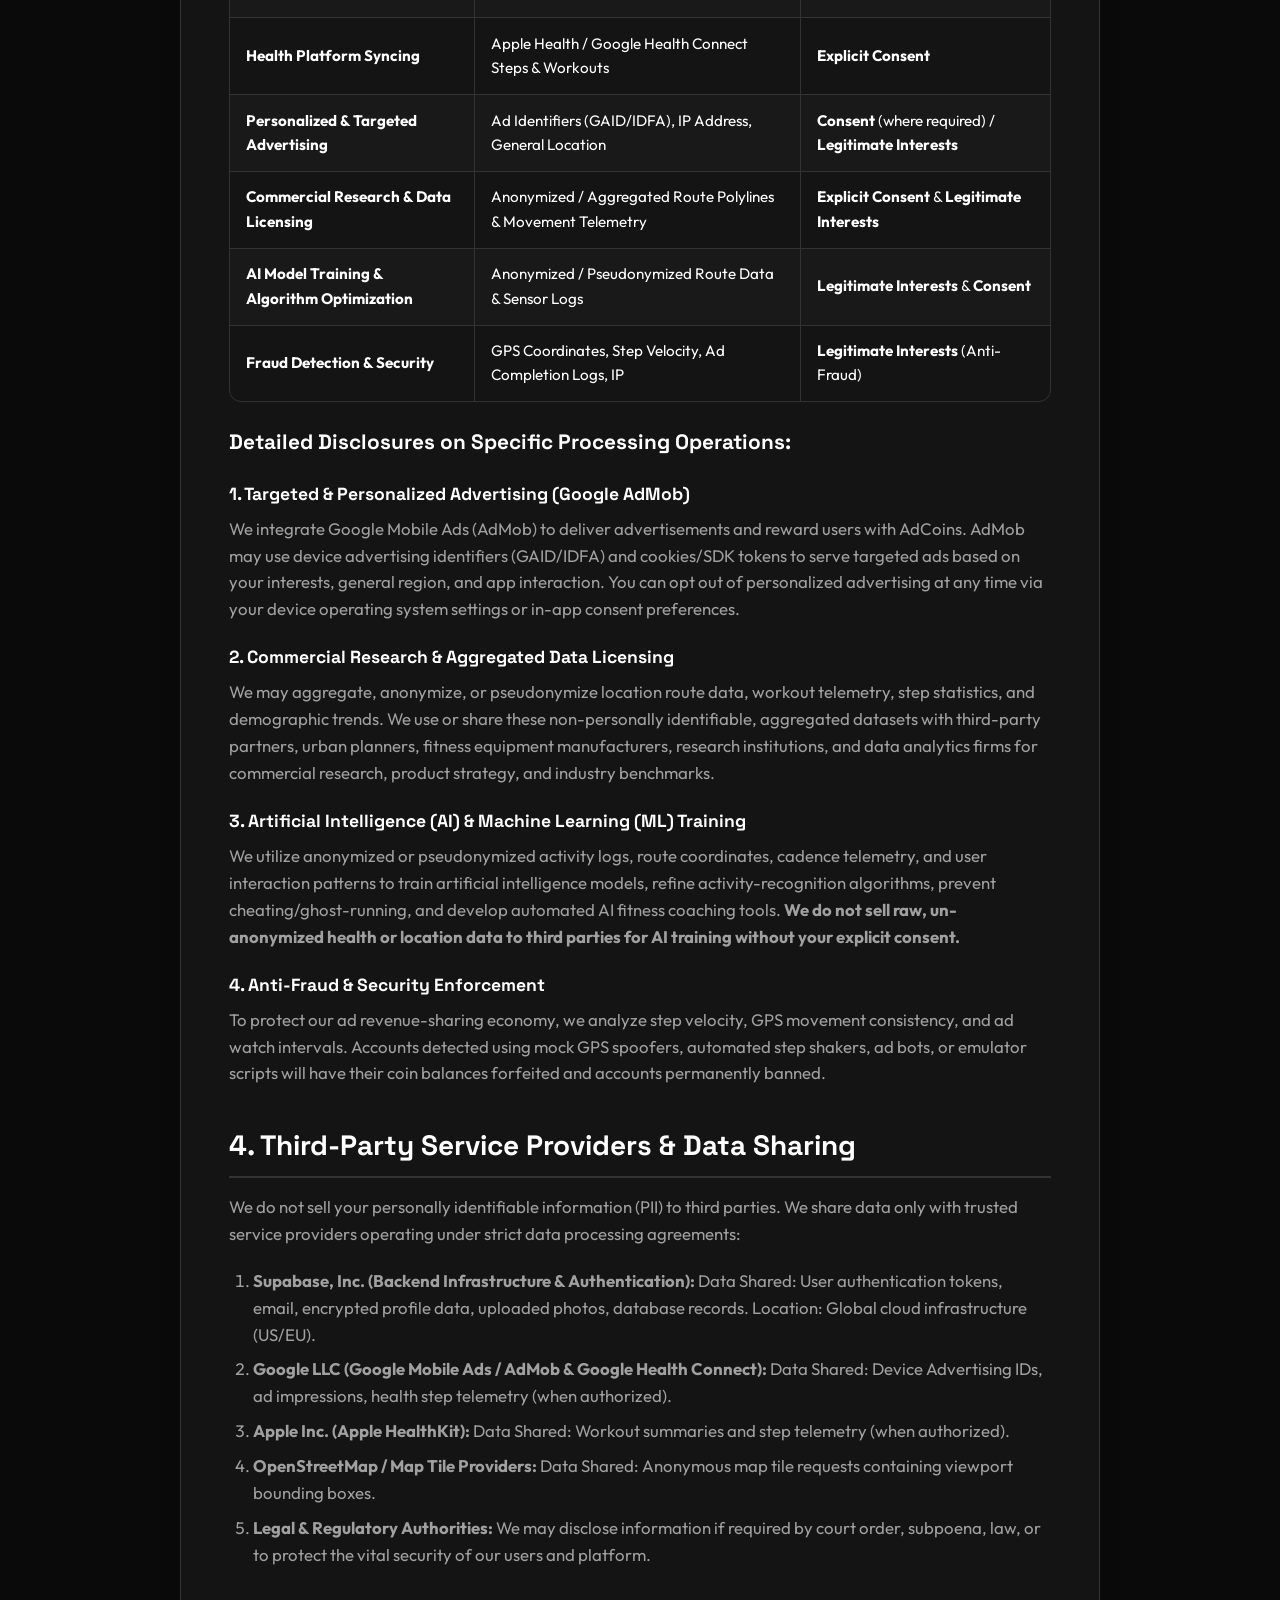
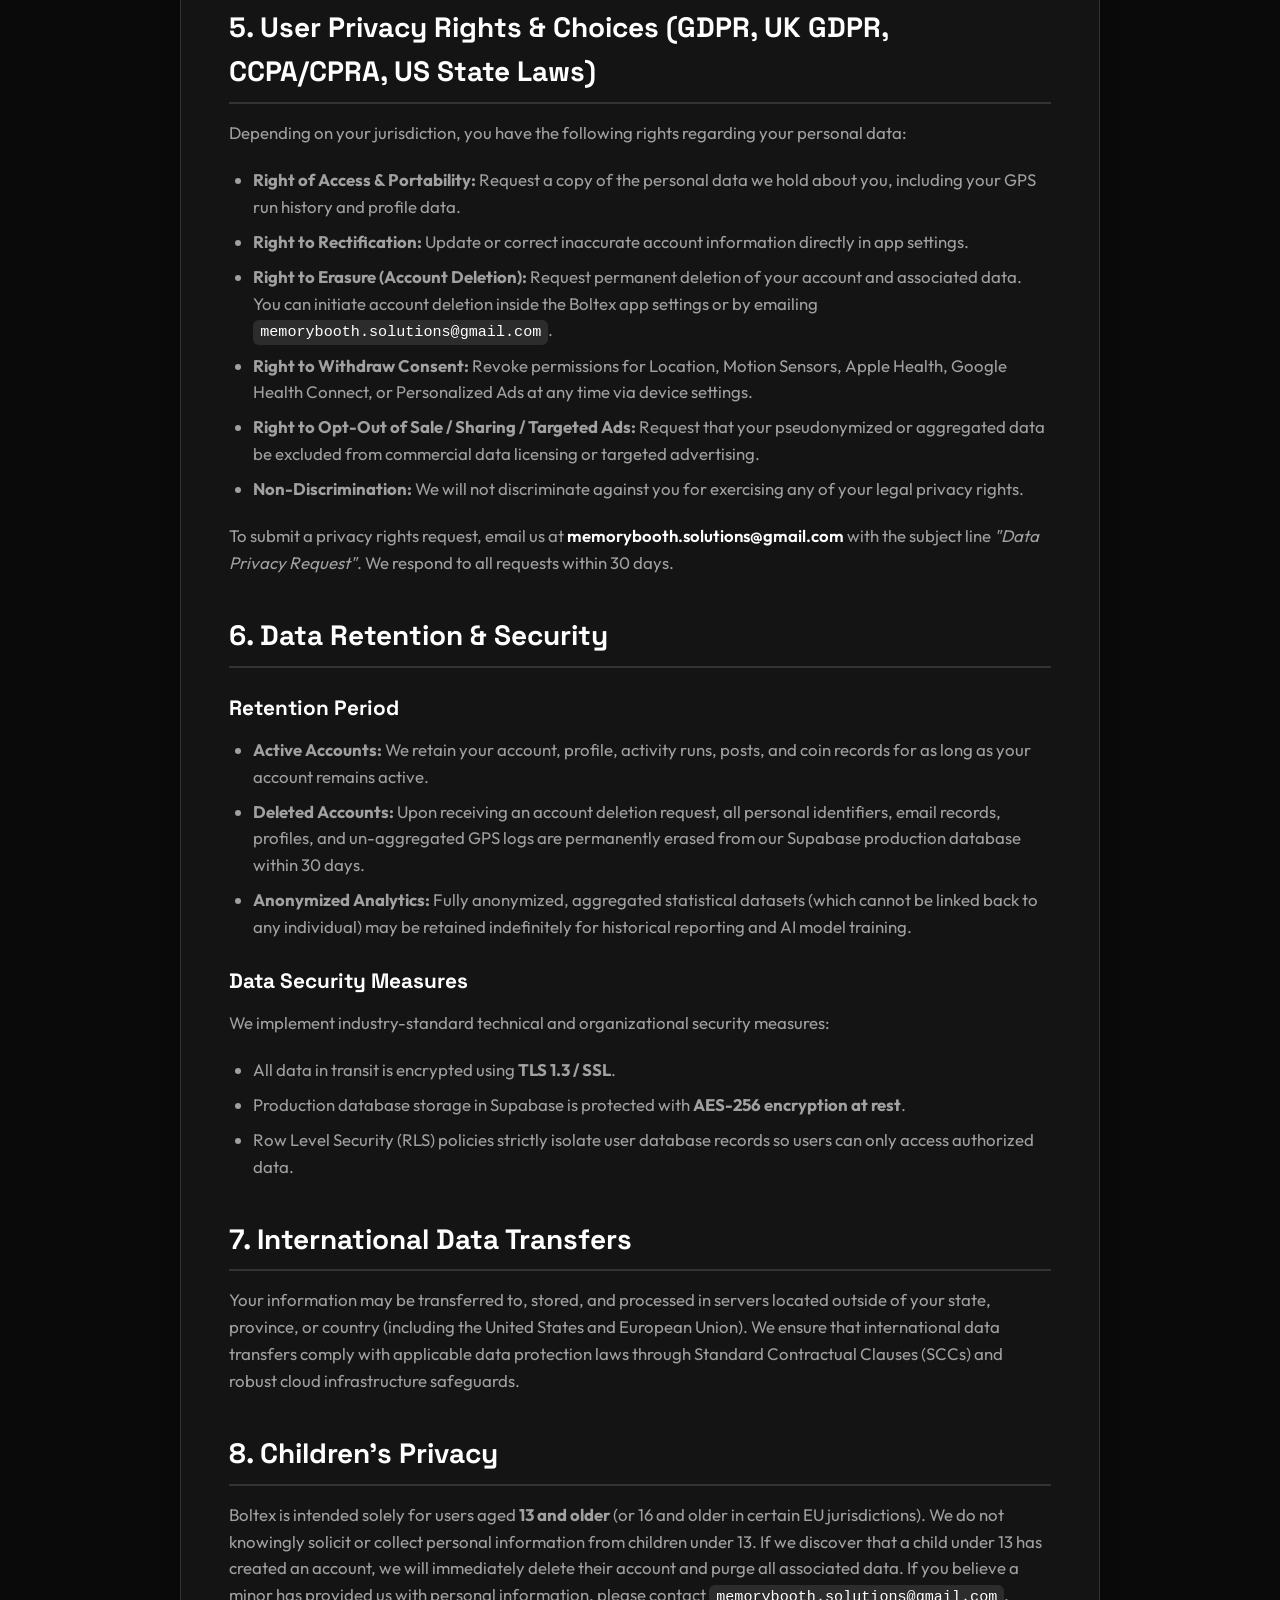
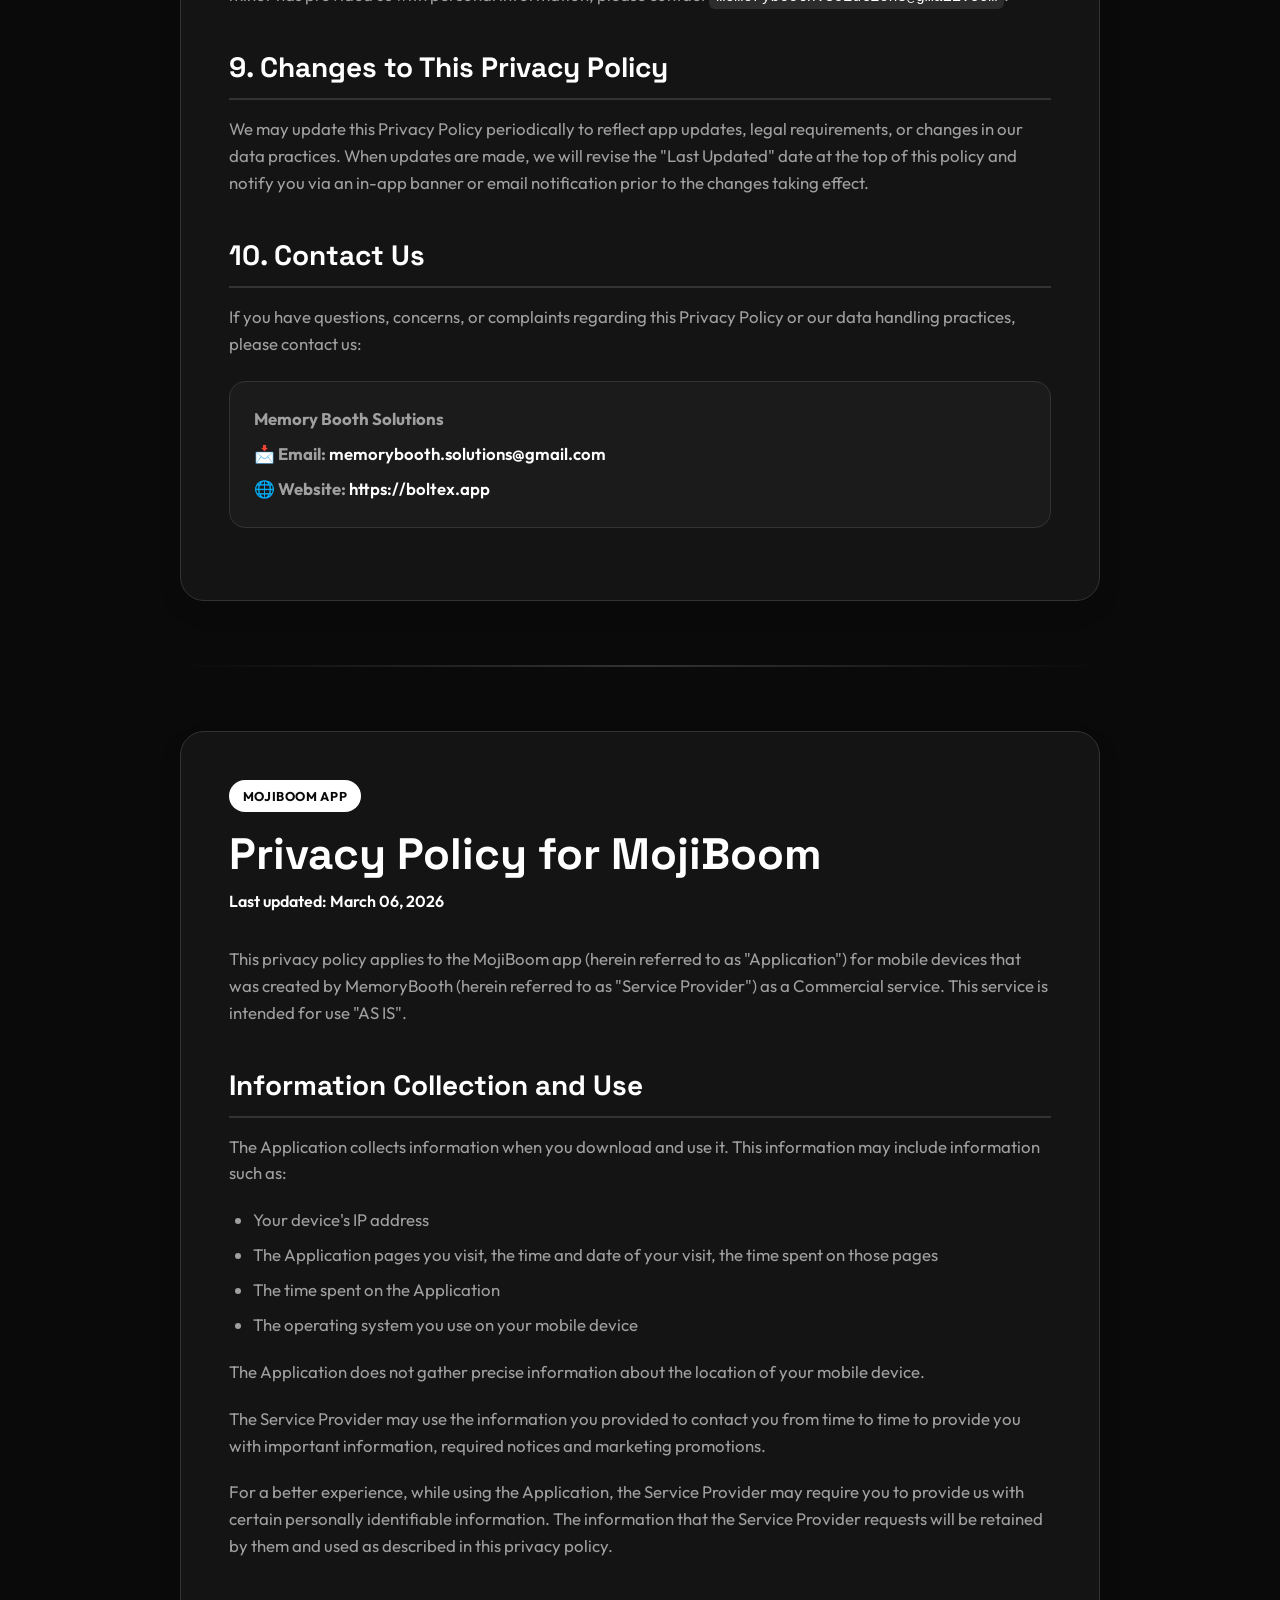
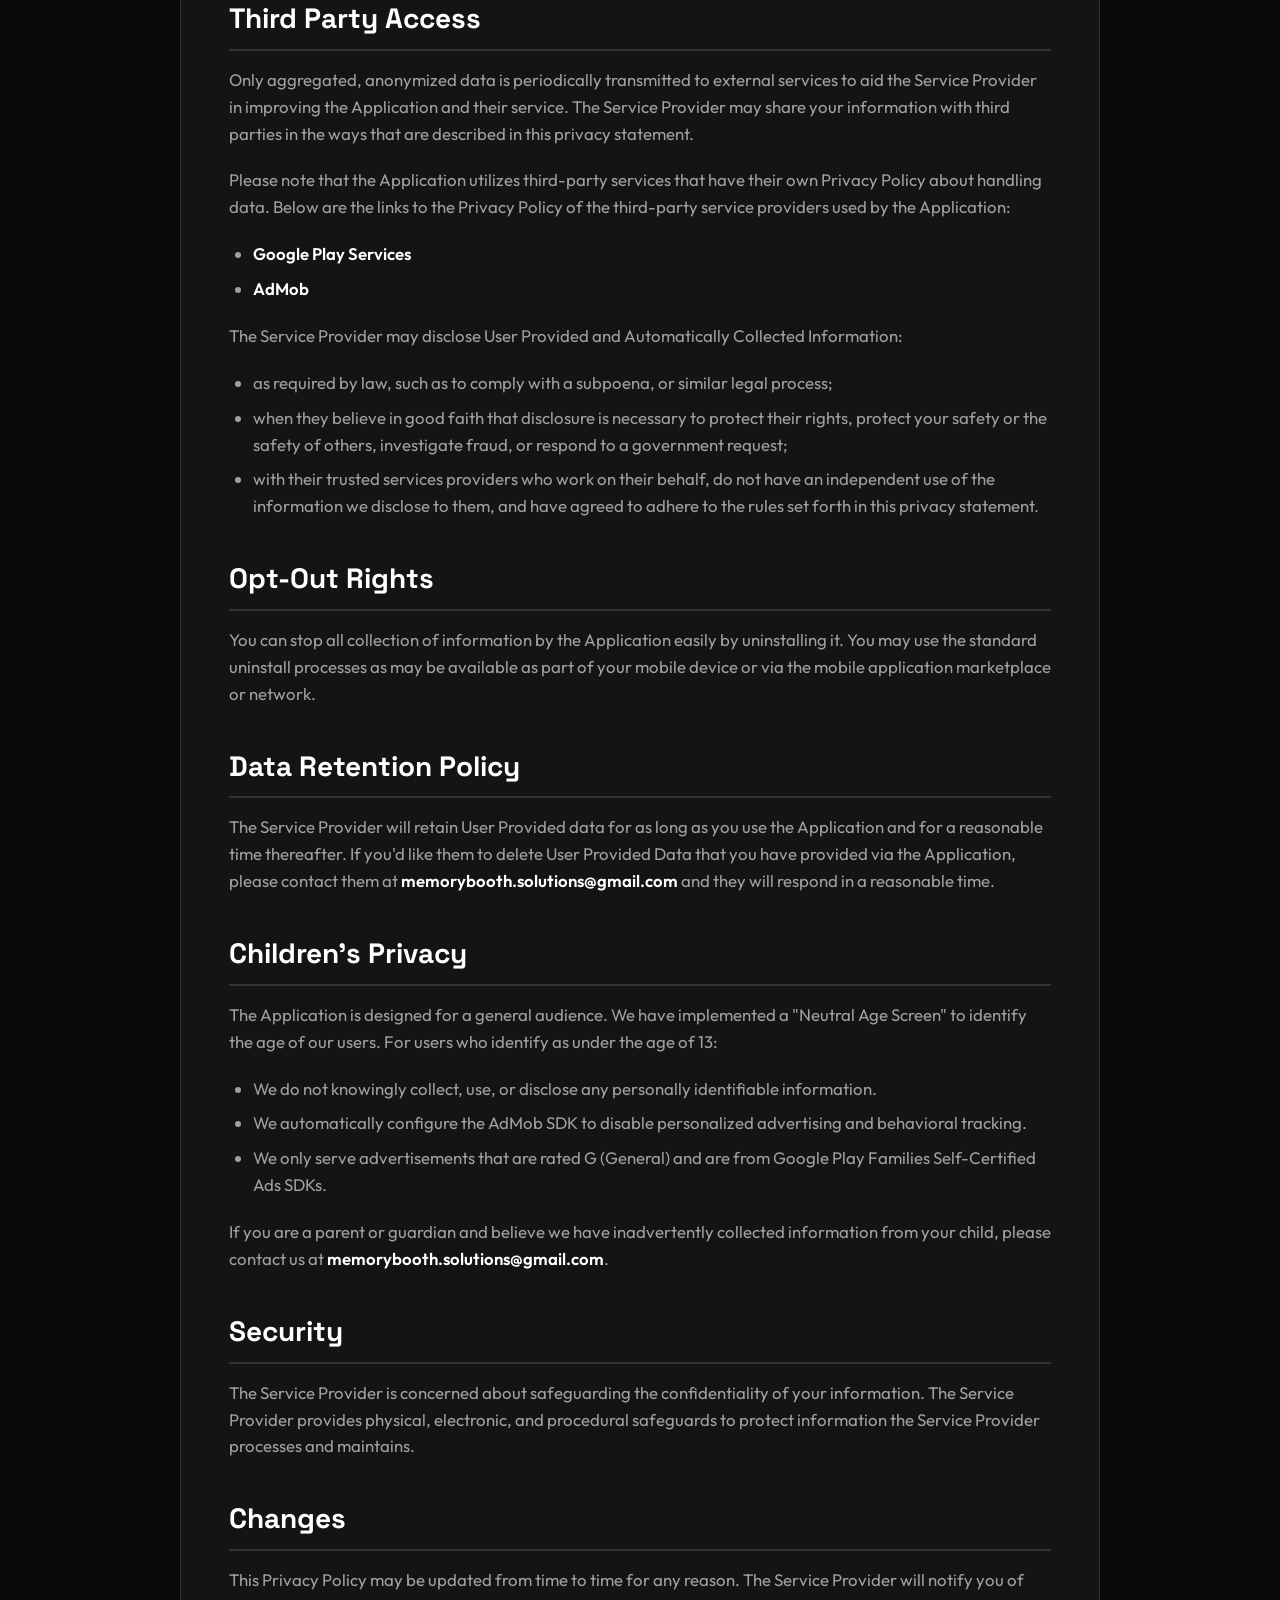
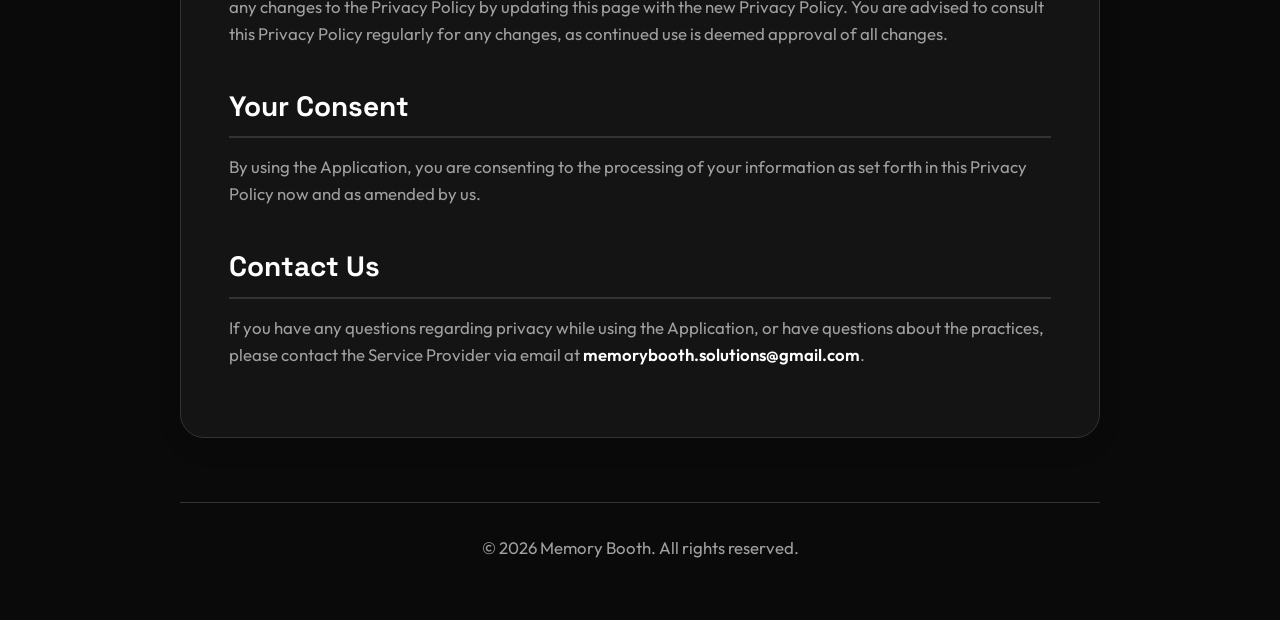
<file: privacy.html>
<!DOCTYPE html>
<html lang="en">

<head>
    <meta charset="UTF-8">
    <meta name="viewport" content="width=device-width, initial-scale=1.0">
    <title>Privacy Policy - Memory Booth</title>
    <link rel="stylesheet" href="style.css">
    <link rel="preconnect" href="https://fonts.googleapis.com">
    <link rel="preconnect" href="https://fonts.gstatic.com" crossorigin>
    <link
        href="https://fonts.googleapis.com/css2?family=Outfit:wght@300;400;600;800&family=Space+Grotesk:wght@300;400;600;700&display=swap"
        rel="stylesheet">
    <style>
        body {
            line-height: 1.6;
            padding: 40px 20px;
            max-width: 960px;
            margin: 0 auto;
            background-color: var(--bg-color);
            color: var(--text-color);
        }

        .header-bar {
            display: flex;
            justify-content: space-between;
            align-items: center;
            margin-bottom: 2rem;
        }

        .back-home {
            font-weight: 600;
            color: var(--text-color);
            text-decoration: none;
            display: flex;
            align-items: center;
            gap: 0.5rem;
            transition: color 0.2s;
        }

        .back-home:hover {
            color: var(--accent-color);
        }

        .policy-nav {
            display: flex;
            gap: 0.75rem;
            margin-bottom: 2.5rem;
            flex-wrap: wrap;
        }

        .policy-nav-link {
            padding: 0.6rem 1.25rem;
            background-color: var(--card-bg);
            border: 1px solid var(--border-color);
            border-radius: 50px;
            font-size: 0.95rem;
            font-weight: 600;
            color: var(--text-color);
            text-decoration: none;
            transition: all 0.2s ease;
        }

        .policy-nav-link:hover {
            border-color: var(--text-color);
            background-color: var(--border-color);
        }

        .privacy-container {
            background-color: var(--card-bg);
            padding: 3rem;
            border-radius: 24px;
            border: 1px solid var(--border-color);
            box-shadow: 0 10px 30px rgba(0, 0, 0, 0.05);
            margin-bottom: 3rem;
            scroll-margin-top: 2rem;
        }

        .app-badge {
            display: inline-block;
            padding: 0.35rem 0.85rem;
            background-color: var(--text-color);
            color: var(--bg-color);
            font-weight: 700;
            font-size: 0.8rem;
            letter-spacing: 0.05em;
            border-radius: 20px;
            text-transform: uppercase;
            margin-bottom: 1rem;
        }

        h1 {
            font-family: var(--font-heading);
            font-size: 2.75rem;
            margin-bottom: 0.5rem;
            color: var(--text-color);
            line-height: 1.2;
        }

        h2 {
            font-family: var(--font-heading);
            font-size: 1.75rem;
            margin-top: 2.25rem;
            margin-bottom: 1rem;
            color: var(--text-color);
            border-bottom: 2px solid var(--border-color);
            padding-bottom: 0.5rem;
        }

        h3 {
            font-family: var(--font-heading);
            font-size: 1.3rem;
            margin-top: 1.5rem;
            margin-bottom: 0.75rem;
            color: var(--text-color);
        }

        h4 {
            font-family: var(--font-heading);
            font-size: 1.1rem;
            margin-top: 1.25rem;
            margin-bottom: 0.5rem;
            color: var(--text-color);
        }

        p,
        ul,
        ol {
            margin-bottom: 1.25rem;
            color: var(--secondary-text);
            font-size: 1.05rem;
        }

        ul, ol {
            padding-left: 24px;
        }

        li {
            margin-bottom: 0.5rem;
        }

        a {
            color: var(--accent-color);
            text-decoration: none;
            font-weight: 600;
        }

        a:hover {
            text-decoration: underline;
        }

        code {
            background-color: rgba(0, 0, 0, 0.06);
            padding: 0.2rem 0.45rem;
            border-radius: 6px;
            font-family: monospace;
            font-size: 0.9em;
            color: var(--text-color);
        }

        [data-theme="dark"] code {
            background-color: rgba(255, 255, 255, 0.1);
        }

        .last-updated {
            font-weight: 600;
            color: var(--accent-color);
            margin-bottom: 2rem;
            display: block;
        }

        /* Table Styling */
        .privacy-table-wrapper {
            overflow-x: auto;
            margin: 1.5rem 0;
            border-radius: 12px;
            border: 1px solid var(--border-color);
        }

        .privacy-table {
            width: 100%;
            border-collapse: collapse;
            font-size: 0.95rem;
            text-align: left;
        }

        .privacy-table th,
        .privacy-table td {
            padding: 0.85rem 1rem;
            border-bottom: 1px solid var(--border-color);
            border-right: 1px solid var(--border-color);
        }

        .privacy-table th:last-child,
        .privacy-table td:last-child {
            border-right: none;
        }

        .privacy-table th {
            background-color: rgba(0, 0, 0, 0.03);
            font-family: var(--font-heading);
            font-weight: 700;
            color: var(--text-color);
        }

        [data-theme="dark"] .privacy-table th {
            background-color: rgba(255, 255, 255, 0.05);
        }

        .privacy-table tr:last-child td {
            border-bottom: none;
        }

        .privacy-table tr:nth-child(even) td {
            background-color: rgba(0, 0, 0, 0.015);
        }

        [data-theme="dark"] .privacy-table tr:nth-child(even) td {
            background-color: rgba(255, 255, 255, 0.02);
        }

        .contact-box {
            background-color: rgba(0, 0, 0, 0.025);
            border: 1px solid var(--border-color);
            border-radius: 16px;
            padding: 1.5rem;
            margin: 1.5rem 0;
        }

        [data-theme="dark"] .contact-box {
            background-color: rgba(255, 255, 255, 0.03);
        }

        .policy-divider {
            height: 2px;
            background: linear-gradient(90deg, transparent, var(--border-color), transparent);
            margin: 4rem 0;
        }

        .footer-note {
            margin-top: 4rem;
            font-size: 0.9rem;
            color: var(--secondary-text);
            border-top: 1px solid var(--border-color);
            padding-top: 2rem;
            text-align: center;
        }

        @media (max-width: 768px) {
            .privacy-container {
                padding: 1.75rem 1.25rem;
            }

            h1 {
                font-size: 2.1rem;
            }

            h2 {
                font-size: 1.4rem;
            }
        }
    </style>
</head>

<body data-theme="dark">
    <div class="header-bar">
        <a href="index.html" class="back-home">
            <svg xmlns="http://www.w3.org/2000/svg" width="20" height="20" viewBox="0 0 256 256">
                <path fill="currentColor"
                    d="M224 128a8 8 0 0 1-8 8H59.31l58.35 58.34a8 8 0 0 1-11.32 11.32l-72-72a8 8 0 0 1 0-11.32l72-72a8 8 0 0 1 11.32 11.32L59.31 120H216a8 8 0 0 1 8 8Z" />
            </svg>
            Back to Memory Booth
        </a>

        <button id="theme-toggle" aria-label="Toggle Dark Mode">
            <svg class="sun-icon" xmlns="http://www.w3.org/2000/svg" width="22" height="22" viewBox="0 0 24 24"
                fill="none" stroke="currentColor" stroke-width="2" stroke-linecap="round" stroke-linejoin="round">
                <circle cx="12" cy="12" r="5"></circle>
                <line x1="12" y1="1" x2="12" y2="3"></line>
                <line x1="12" y1="21" x2="12" y2="23"></line>
                <line x1="4.22" y1="4.22" x2="5.64" y2="5.64"></line>
                <line x1="18.36" y1="18.36" x2="19.78" y2="19.78"></line>
                <line x1="1" y1="12" x2="3" y2="12"></line>
                <line x1="21" y1="12" x2="23" y2="12"></line>
                <line x1="4.22" y1="19.78" x2="5.64" y2="18.36"></line>
                <line x1="18.36" y1="5.64" x2="19.78" y2="4.22"></line>
            </svg>
            <svg class="moon-icon" xmlns="http://www.w3.org/2000/svg" width="22" height="22" viewBox="0 0 24 24"
                fill="none" stroke="currentColor" stroke-width="2" stroke-linecap="round" stroke-linejoin="round">
                <path d="M21 12.79A9 9 0 1 1 11.21 3 7 7 0 0 0 21 12.79z"></path>
            </svg>
        </button>
    </div>

    <!-- Policy Jump Navigation -->
    <div class="policy-nav" id="policy-nav">
        <a href="#boltex" class="policy-nav-link">Boltex Privacy Policy</a>
        <a href="#mojiboom" class="policy-nav-link">MojiBoom Privacy Policy</a>
    </div>

    <!-- Privacy Policy Sections Container -->
    <div id="privacy-sections">
        <!-- Boltex Privacy Policy Section -->
        <div class="privacy-container" id="boltex">
            <span class="app-badge">Boltex App</span>
            <h1>Privacy Policy for Boltex</h1>
            <span class="last-updated">Last Updated & Effective Date: August 3, 2026</span>

            <p>Welcome to <strong>Boltex</strong> (formerly known as <em>Gravity Habits</em>), operated by <strong>Memory Booth Solutions</strong> ("Company", "we", "us", or "our"). We respect your privacy and are committed to protecting your personal data.</p>

            <p>This Privacy Policy explains how we collect, use, disclose, sync, store, transfer, and protect your information when you use our mobile application (<strong>Boltex</strong>, available on Android and iOS), our website (<a href="https://boltex.app" target="_blank">https://boltex.app</a>), and associated backend services (collectively, the "Services").</p>

            <p>By creating an account, accessing, or using the Services, you acknowledge that you have read, understood, and agree to the practices described in this Privacy Policy.</p>

            <h2>1. Data Controller Contact Details</h2>
            <div class="contact-box">
                <p style="margin-bottom: 0.5rem;"><strong>Data Controller:</strong> Memory Booth Solutions</p>
                <p style="margin-bottom: 0.5rem;"><strong>Primary Contact Email:</strong> <a href="mailto:memorybooth.solutions@gmail.com">memorybooth.solutions@gmail.com</a></p>
                <p style="margin-bottom: 0.5rem;"><strong>Application Name:</strong> Boltex</p>
                <p style="margin-bottom: 0;"><strong>Official Website:</strong> <a href="https://boltex.app" target="_blank">https://boltex.app</a></p>
            </div>
            <p>If you have any questions regarding this Privacy Policy or wish to exercise your legal data privacy rights, please contact us at the email address above.</p>

            <h2>2. Categories of Information We Collect</h2>
            <p>We collect information directly from you, automatically via your mobile device sensors, and through integrated third-party platforms.</p>

            <h3>A. Information You Provide Directly</h3>
            <ul>
                <li><strong>Account Credentials:</strong> Email address, password hashes (secured via Supabase Auth), unique Supabase User ID (UUID).</li>
                <li><strong>Profile & Identity Data:</strong> Chosen username/handle, profile biography, avatar profile image URL, subscription/pro status (<code>is_pro</code>).</li>
                <li><strong>User-Generated Content (UGC):</strong> Photos and images uploaded to posts, textual feed posts, activity titles, activity descriptions, comments, threaded replies, post/run likes, follow/follower connections, club memberships, and challenge entries.</li>
                <li><strong>Equipment & Gear Data:</strong> Brand name, model, and cumulative distance logged for running shoes, bicycles, or other sports gear.</li>
                <li><strong>Support & Communications:</strong> Records of support tickets, bug reports, and emails sent to <code>memorybooth.solutions@gmail.com</code>.</li>
            </ul>

            <h3>B. Location Data (Precise & Approximate)</h3>
            <ul>
                <li><strong>Real-Time GPS Coordinates:</strong> Latitude, longitude, altitude, movement speed, distance traveled, split times, and timestamped route polylines.</li>
                <li><strong>Collection Scenarios:</strong> Collected in the <strong>foreground</strong> while recording an active workout, and in the <strong>background</strong> if you navigate away from the app during an ongoing tracking session.</li>
                <li><strong>Privacy Zones:</strong> User-defined geofenced buffers that obscure exact starting and ending coordinates of public activity maps to protect your home or office address.</li>
            </ul>

            <h3>C. Physical Motion, Health & Sensor Data</h3>
            <ul>
                <li><strong>Hardware Sensor Telemetry:</strong> Pedometer step counts, step cadence, physical activity recognition (<code>ACTIVITY_RECOGNITION</code>), and motion sensor data.</li>
                <li><strong>Workout Metrics:</strong> Activity type (running, walking, cycling, etc.), duration, active calorie burn estimates (calculated using MET values).</li>
                <li><strong>Apple Health & Google Health Connect Sync:</strong>
                    <ul>
                        <li><em>Read Access:</em> Imported step counts and historical fitness data from Apple Health (iOS) or Google Health Connect (Android).</li>
                        <li><em>Write Access:</em> Exported completed workout summaries (distance, duration, calories, activity type) to Apple Health or Google Health Connect upon your explicit authorization.</li>
                    </ul>
                </li>
            </ul>

            <h3>D. Monetization, Ad & Financial Data</h3>
            <ul>
                <li><strong>Advertising Identifiers:</strong> Google Advertising ID (GAID on Android) and IDFA (on iOS), managed via Google Mobile Ads (AdMob).</li>
                <li><strong>Reward Economy & Wallet Records:</strong> Gravity Coin earnings (step rewards), AdCoin balances (earned by watching video ads), ad impression events, video completion logs, and digital wallet balance transaction records.</li>
                <li><strong>Payment & Payout Information:</strong> Transaction logs, wallet redemption records, and payout destination details (bank/UPI details provided for coin redemptions).</li>
            </ul>

            <h3>E. Technical & Device Diagnostics Data</h3>
            <ul>
                <li><strong>Device Characteristics:</strong> Device model, hardware manufacturer, operating system version, screen resolution, language settings.</li>
                <li><strong>Network & Connection:</strong> IP address, mobile network state, internet connectivity indicators (<code>connectivity_plus</code>).</li>
                <li><strong>System Logs & Diagnostics:</strong> App performance metrics, crash reports, error stack traces, and local SQLite cache logs.</li>
            </ul>

            <h2>3. How We Use Your Data & Legal Bases for Processing</h2>
            <p>We process your personal data under the following legal bases recognized by data privacy laws (such as GDPR, UK GDPR, and CCPA/CPRA):</p>

            <div class="privacy-table-wrapper">
                <table class="privacy-table">
                    <thead>
                        <tr>
                            <th>Processing Purpose</th>
                            <th>Categories of Data Used</th>
                            <th>Legal Basis (GDPR/UK GDPR)</th>
                        </tr>
                    </thead>
                    <tbody>
                        <tr>
                            <td><strong>Core App & GPS Activity Tracking</strong></td>
                            <td>Location, GPS Polylines, Motion Sensors, Account ID</td>
                            <td><strong>Contractual Necessity</strong> (Providing service)</td>
                        </tr>
                        <tr>
                            <td><strong>Pedometer & Step Counting</strong></td>
                            <td>Step Sensors, Health Connect / Apple Health, Motion Data</td>
                            <td><strong>Contractual Necessity</strong> & <strong>Explicit Consent</strong></td>
                        </tr>
                        <tr>
                            <td><strong>Community Feed & Social Features</strong></td>
                            <td>UGC, Photos, Username, Avatar, Likes, Comments, Followers</td>
                            <td><strong>Contractual Necessity</strong></td>
                        </tr>
                        <tr>
                            <td><strong>Ad-Reward Economy & Digital Wallet</strong></td>
                            <td>AdMob Identifiers, Ad Watch Logs, Coin Balances, Wallet Info</td>
                            <td><strong>Contractual Necessity</strong> & <strong>Legitimate Interests</strong></td>
                        </tr>
                        <tr>
                            <td><strong>Health Platform Syncing</strong></td>
                            <td>Apple Health / Google Health Connect Steps & Workouts</td>
                            <td><strong>Explicit Consent</strong></td>
                        </tr>
                        <tr>
                            <td><strong>Personalized & Targeted Advertising</strong></td>
                            <td>Ad Identifiers (GAID/IDFA), IP Address, General Location</td>
                            <td><strong>Consent</strong> (where required) / <strong>Legitimate Interests</strong></td>
                        </tr>
                        <tr>
                            <td><strong>Commercial Research & Data Licensing</strong></td>
                            <td>Anonymized / Aggregated Route Polylines & Movement Telemetry</td>
                            <td><strong>Explicit Consent</strong> & <strong>Legitimate Interests</strong></td>
                        </tr>
                        <tr>
                            <td><strong>AI Model Training & Algorithm Optimization</strong></td>
                            <td>Anonymized / Pseudonymized Route Data & Sensor Logs</td>
                            <td><strong>Legitimate Interests</strong> & <strong>Consent</strong></td>
                        </tr>
                        <tr>
                            <td><strong>Fraud Detection & Security</strong></td>
                            <td>GPS Coordinates, Step Velocity, Ad Completion Logs, IP</td>
                            <td><strong>Legitimate Interests</strong> (Anti-Fraud)</td>
                        </tr>
                    </tbody>
                </table>
            </div>

            <h3>Detailed Disclosures on Specific Processing Operations:</h3>

            <h4>1. Targeted & Personalized Advertising (Google AdMob)</h4>
            <p>We integrate Google Mobile Ads (AdMob) to deliver advertisements and reward users with AdCoins. AdMob may use device advertising identifiers (GAID/IDFA) and cookies/SDK tokens to serve targeted ads based on your interests, general region, and app interaction. You can opt out of personalized advertising at any time via your device operating system settings or in-app consent preferences.</p>

            <h4>2. Commercial Research & Aggregated Data Licensing</h4>
            <p>We may aggregate, anonymize, or pseudonymize location route data, workout telemetry, step statistics, and demographic trends. We use or share these non-personally identifiable, aggregated datasets with third-party partners, urban planners, fitness equipment manufacturers, research institutions, and data analytics firms for commercial research, product strategy, and industry benchmarks.</p>

            <h4>3. Artificial Intelligence (AI) & Machine Learning (ML) Training</h4>
            <p>We utilize anonymized or pseudonymized activity logs, route coordinates, cadence telemetry, and user interaction patterns to train artificial intelligence models, refine activity-recognition algorithms, prevent cheating/ghost-running, and develop automated AI fitness coaching tools. <strong>We do not sell raw, un-anonymized health or location data to third parties for AI training without your explicit consent.</strong></p>

            <h4>4. Anti-Fraud & Security Enforcement</h4>
            <p>To protect our ad revenue-sharing economy, we analyze step velocity, GPS movement consistency, and ad watch intervals. Accounts detected using mock GPS spoofers, automated step shakers, ad bots, or emulator scripts will have their coin balances forfeited and accounts permanently banned.</p>

            <h2>4. Third-Party Service Providers & Data Sharing</h2>
            <p>We do not sell your personally identifiable information (PII) to third parties. We share data only with trusted service providers operating under strict data processing agreements:</p>
            <ol>
                <li><strong>Supabase, Inc. (Backend Infrastructure & Authentication):</strong> Data Shared: User authentication tokens, email, encrypted profile data, uploaded photos, database records. Location: Global cloud infrastructure (US/EU).</li>
                <li><strong>Google LLC (Google Mobile Ads / AdMob & Google Health Connect):</strong> Data Shared: Device Advertising IDs, ad impressions, health step telemetry (when authorized).</li>
                <li><strong>Apple Inc. (Apple HealthKit):</strong> Data Shared: Workout summaries and step telemetry (when authorized).</li>
                <li><strong>OpenStreetMap / Map Tile Providers:</strong> Data Shared: Anonymous map tile requests containing viewport bounding boxes.</li>
                <li><strong>Legal & Regulatory Authorities:</strong> We may disclose information if required by court order, subpoena, law, or to protect the vital security of our users and platform.</li>
            </ol>

            <h2>5. User Privacy Rights & Choices (GDPR, UK GDPR, CCPA/CPRA, US State Laws)</h2>
            <p>Depending on your jurisdiction, you have the following rights regarding your personal data:</p>
            <ul>
                <li><strong>Right of Access & Portability:</strong> Request a copy of the personal data we hold about you, including your GPS run history and profile data.</li>
                <li><strong>Right to Rectification:</strong> Update or correct inaccurate account information directly in app settings.</li>
                <li><strong>Right to Erasure (Account Deletion):</strong> Request permanent deletion of your account and associated data. You can initiate account deletion inside the Boltex app settings or by emailing <code>memorybooth.solutions@gmail.com</code>.</li>
                <li><strong>Right to Withdraw Consent:</strong> Revoke permissions for Location, Motion Sensors, Apple Health, Google Health Connect, or Personalized Ads at any time via device settings.</li>
                <li><strong>Right to Opt-Out of Sale / Sharing / Targeted Ads:</strong> Request that your pseudonymized or aggregated data be excluded from commercial data licensing or targeted advertising.</li>
                <li><strong>Non-Discrimination:</strong> We will not discriminate against you for exercising any of your legal privacy rights.</li>
            </ul>

            <p>To submit a privacy rights request, email us at <strong><a href="mailto:memorybooth.solutions@gmail.com">memorybooth.solutions@gmail.com</a></strong> with the subject line <em>"Data Privacy Request"</em>. We respond to all requests within 30 days.</p>

            <h2>6. Data Retention & Security</h2>

            <h3>Retention Period</h3>
            <ul>
                <li><strong>Active Accounts:</strong> We retain your account, profile, activity runs, posts, and coin records for as long as your account remains active.</li>
                <li><strong>Deleted Accounts:</strong> Upon receiving an account deletion request, all personal identifiers, email records, profiles, and un-aggregated GPS logs are permanently erased from our Supabase production database within 30 days.</li>
                <li><strong>Anonymized Analytics:</strong> Fully anonymized, aggregated statistical datasets (which cannot be linked back to any individual) may be retained indefinitely for historical reporting and AI model training.</li>
            </ul>

            <h3>Data Security Measures</h3>
            <p>We implement industry-standard technical and organizational security measures:</p>
            <ul>
                <li>All data in transit is encrypted using <strong>TLS 1.3 / SSL</strong>.</li>
                <li>Production database storage in Supabase is protected with <strong>AES-256 encryption at rest</strong>.</li>
                <li>Row Level Security (RLS) policies strictly isolate user database records so users can only access authorized data.</li>
            </ul>

            <h2>7. International Data Transfers</h2>
            <p>Your information may be transferred to, stored, and processed in servers located outside of your state, province, or country (including the United States and European Union). We ensure that international data transfers comply with applicable data protection laws through Standard Contractual Clauses (SCCs) and robust cloud infrastructure safeguards.</p>

            <h2>8. Children's Privacy</h2>
            <p>Boltex is intended solely for users aged <strong>13 and older</strong> (or 16 and older in certain EU jurisdictions). We do not knowingly solicit or collect personal information from children under 13. If we discover that a child under 13 has created an account, we will immediately delete their account and purge all associated data. If you believe a minor has provided us with personal information, please contact <code>memorybooth.solutions@gmail.com</code>.</p>

            <h2>9. Changes to This Privacy Policy</h2>
            <p>We may update this Privacy Policy periodically to reflect app updates, legal requirements, or changes in our data practices. When updates are made, we will revise the "Last Updated" date at the top of this policy and notify you via an in-app banner or email notification prior to the changes taking effect.</p>

            <h2>10. Contact Us</h2>
            <p>If you have questions, concerns, or complaints regarding this Privacy Policy or our data handling practices, please contact us:</p>
            <div class="contact-box">
                <p style="margin-bottom: 0.5rem;"><strong>Memory Booth Solutions</strong></p>
                <p style="margin-bottom: 0.5rem;">📩 <strong>Email:</strong> <a href="mailto:memorybooth.solutions@gmail.com">memorybooth.solutions@gmail.com</a></p>
                <p style="margin-bottom: 0;">🌐 <strong>Website:</strong> <a href="https://boltex.app" target="_blank">https://boltex.app</a></p>
            </div>
        </div>

        <div class="policy-divider"></div>

        <!-- MojiBoom Privacy Policy Section -->
        <div class="privacy-container" id="mojiboom">
            <span class="app-badge">MojiBoom App</span>
            <h1>Privacy Policy for MojiBoom</h1>
            <span class="last-updated">Last updated: March 06, 2026</span>

            <p>This privacy policy applies to the MojiBoom app (herein referred to as "Application") for mobile devices that
                was created by MemoryBooth (herein referred to as "Service Provider") as a Commercial service. This service
                is intended for use "AS IS".</p>

            <h2>Information Collection and Use</h2>
            <p>The Application collects information when you download and use it. This information may include information
                such as:</p>
            <ul>
                <li>Your device's IP address</li>
                <li>The Application pages you visit, the time and date of your visit, the time spent on those pages</li>
                <li>The time spent on the Application</li>
                <li>The operating system you use on your mobile device</li>
            </ul>

            <p>The Application does not gather precise information about the location of your mobile device.</p>

            <p>The Service Provider may use the information you provided to contact you from time to time to provide you
                with important information, required notices and marketing promotions.</p>

            <p>For a better experience, while using the Application, the Service Provider may require you to provide us with
                certain personally identifiable information. The information that the Service Provider requests will be
                retained by them and used as described in this privacy policy.</p>

            <h2>Third Party Access</h2>
            <p>Only aggregated, anonymized data is periodically transmitted to external services to aid the Service Provider
                in improving the Application and their service. The Service Provider may share your information with third
                parties in the ways that are described in this privacy statement.</p>

            <p>Please note that the Application utilizes third-party services that have their own Privacy Policy about
                handling data. Below are the links to the Privacy Policy of the third-party service providers used by the
                Application:</p>
            <ul>
                <li><a href="https://www.google.com/policies/privacy/" target="_blank">Google Play Services</a></li>
                <li><a href="https://support.google.com/admob/answer/6128543?hl=en" target="_blank">AdMob</a></li>
            </ul>

            <p>The Service Provider may disclose User Provided and Automatically Collected Information:</p>
            <ul>
                <li>as required by law, such as to comply with a subpoena, or similar legal process;</li>
                <li>when they believe in good faith that disclosure is necessary to protect their rights, protect your
                    safety or the safety of others, investigate fraud, or respond to a government request;</li>
                <li>with their trusted services providers who work on their behalf, do not have an independent use of the
                    information we disclose to them, and have agreed to adhere to the rules set forth in this privacy
                    statement.</li>
            </ul>

            <h2>Opt-Out Rights</h2>
            <p>You can stop all collection of information by the Application easily by uninstalling it. You may use the
                standard uninstall processes as may be available as part of your mobile device or via the mobile application
                marketplace or network.</p>

            <h2>Data Retention Policy</h2>
            <p>The Service Provider will retain User Provided data for as long as you use the Application and for a
                reasonable time thereafter. If you'd like them to delete User Provided Data that you have provided via the
                Application, please contact them at <a
                    href="mailto:memorybooth.solutions@gmail.com">memorybooth.solutions@gmail.com</a> and they will respond
                in a reasonable time.</p>

            <h2>Children's Privacy</h2>
            <p>The Application is designed for a general audience. We have implemented a "Neutral Age Screen" to identify the age of our users. For users who identify as under the age of 13:</p>
            <ul>
                <li>We do not knowingly collect, use, or disclose any personally identifiable information.</li>
                <li>We automatically configure the AdMob SDK to disable personalized advertising and behavioral tracking.</li>
                <li>We only serve advertisements that are rated G (General) and are from Google Play Families Self-Certified Ads SDKs.</li>
            </ul>
            <p>If you are a parent or guardian and believe we have inadvertently collected information from your child, please contact us at <a href="mailto:memorybooth.solutions@gmail.com">memorybooth.solutions@gmail.com</a>.</p>

            <h2>Security</h2>
            <p>The Service Provider is concerned about safeguarding the confidentiality of your information. The Service
                Provider provides physical, electronic, and procedural safeguards to protect information the Service
                Provider processes and maintains.</p>

            <h2>Changes</h2>
            <p>This Privacy Policy may be updated from time to time for any reason. The Service Provider will notify you of
                any changes to the Privacy Policy by updating this page with the new Privacy Policy. You are advised to
                consult this Privacy Policy regularly for any changes, as continued use is deemed approval of all changes.
            </p>

            <h2>Your Consent</h2>
            <p>By using the Application, you are consenting to the processing of your information as set forth in this
                Privacy Policy now and as amended by us.</p>

            <h2>Contact Us</h2>
            <p>If you have any questions regarding privacy while using the Application, or have questions about the
                practices, please contact the Service Provider via email at <a
                    href="mailto:memorybooth.solutions@gmail.com">memorybooth.solutions@gmail.com</a>.</p>
        </div>
    </div>

    <div class="footer-note">
        <p>&copy; 2026 Memory Booth. All rights reserved.</p>
    </div>

    <script src="script.js"></script>
</body>

</html>
</file>
<file: anuvaish-creations/style.css>
/* ===== RESET & BASE ===== */
*, *::before, *::after { box-sizing: border-box; margin: 0; padding: 0; }

:root {
  --gold: #D4AF37;
  --gold-light: #E8C84A;
  --gold-dim: rgba(212,175,55,0.85);
  --black: #0A0A0A;
  --dark1: #141414;
  --dark2: #1F1F1F;
  --dark3: #202425;
  --card-bg: #151717;
  --white: #FFFFFF;
  --white70: rgba(255,255,255,0.70);
  --white40: rgba(255,255,255,0.40);
  --text-muted: #7A756C;
  --border: rgba(46,42,34,1);
  --font-body: 'Outfit', -apple-system, BlinkMacSystemFont, sans-serif;
  --font-display: 'Playfair Display', Georgia, serif;
  --radius-sm: 10px;
  --radius-md: 14px;
  --radius-lg: 20px;
}

html, body {
  height: 100%;
  background: var(--black);
  color: var(--white);
  font-family: var(--font-body);
  font-size: 15px;
  -webkit-font-smoothing: antialiased;
}

button { background: none; border: none; cursor: pointer; font-family: var(--font-body); }
img { display: block; width: 100%; height: 100%; object-fit: cover; }
a { text-decoration: none; color: inherit; }

/* ===== PAGE SYSTEM ===== */
.page {
  display: none;
  flex-direction: column;
  min-height: 100vh;
  padding-bottom: 80px; /* bottom nav height */
  overflow-y: auto;
  background: var(--black);
}
.page.active { display: flex; }

/* ===== HEADER ===== */
.header {
  position: sticky;
  top: 0;
  z-index: 100;
  display: flex;
  align-items: center;
  padding: 14px 20px;
  background: rgba(10,10,10,0.70);
  backdrop-filter: blur(12px);
  -webkit-backdrop-filter: blur(12px);
  border-bottom: 1px solid var(--border);
}

.logo {
  display: flex;
  align-items: center;
  gap: 8px;
}
.logo-text {
  font-family: var(--font-body);
  font-weight: 700;
  font-size: 16px;
  letter-spacing: 4px;
  color: var(--white);
}

/* ===== BOTTOM NAV ===== */
.bottom-nav {
  position: fixed;
  bottom: 0;
  left: 0;
  right: 0;
  z-index: 200;
  display: flex;
  background: rgba(10,10,10,0.90);
  backdrop-filter: blur(16px);
  -webkit-backdrop-filter: blur(16px);
  border-top: 1px solid var(--border);
  padding-bottom: env(safe-area-inset-bottom);
}

.nav-item {
  flex: 1;
  display: flex;
  flex-direction: column;
  align-items: center;
  justify-content: center;
  gap: 4px;
  padding: 10px 0;
  color: #9BA1A6;
  font-size: 11px;
  font-weight: 500;
  letter-spacing: 0.3px;
  transition: color 0.15s;
}
.nav-item.active { color: var(--gold); }
.nav-item:hover { color: var(--gold-light); }
.nav-icon {
  width: 22px;
  height: 22px;
  stroke-width: 1.5px;
}

/* ===== HERO ===== */
.hero {
  position: relative;
  width: 100%;
  height: 520px;
  overflow: hidden;
  flex-shrink: 0;
}
.hero-img {
  position: absolute;
  inset: 0;
  width: 100%;
  height: 100%;
  object-fit: cover;
  object-position: center;
}
.hero-overlay {
  position: absolute;
  inset: 0;
  background: linear-gradient(
    135deg,
    rgba(0,0,0,0.78) 0%,
    rgba(0,0,0,0.45) 55%,
    rgba(0,0,0,0.20) 100%
  );
  z-index: 1;
}
.hero-content {
  position: absolute;
  inset: 0;
  z-index: 2;
  display: flex;
  flex-direction: column;
  justify-content: center;
  padding: 40px 28px;
}
.hero-tag {
  font-size: 11px;
  font-weight: 500;
  letter-spacing: 3px;
  color: var(--gold);
  margin-bottom: 14px;
  text-transform: uppercase;
}
.hero-title {
  font-family: var(--font-display);
  font-size: 48px;
  font-weight: 700;
  line-height: 1.10;
  color: var(--white);
  letter-spacing: -1px;
  margin-bottom: 14px;
}
.hero-sub {
  font-size: 15px;
  color: var(--white70);
  max-width: 280px;
  line-height: 1.6;
  margin-bottom: 28px;
}

/* ===== BUTTONS ===== */
.btn-primary {
  display: inline-flex;
  align-items: center;
  gap: 6px;
  padding: 14px 24px;
  background: var(--gold);
  color: var(--black);
  font-family: var(--font-body);
  font-size: 14px;
  font-weight: 700;
  border-radius: var(--radius-sm);
  letter-spacing: 0.3px;
  border: none;
  cursor: pointer;
  transition: background 0.18s, transform 0.12s;
  align-self: flex-start;
}
.btn-primary:hover { background: var(--gold-light); transform: translateY(-1px); }
.btn-primary:active { transform: translateY(0); }
.btn-full { width: 100%; justify-content: center; }

/* ===== TRUST BAR ===== */
.trust-bar {
  display: flex;
  align-items: center;
  justify-content: center;
  flex-wrap: wrap;
  gap: 20px;
  background: var(--gold);
  padding: 14px 20px;
  font-size: 11px;
  font-weight: 600;
  letter-spacing: 2px;
  color: var(--black);
  text-transform: uppercase;
}
.trust-bar span { white-space: nowrap; }

/* ===== SECTIONS ===== */
.section {
  padding: 28px 20px;
}
.section-header {
  display: flex;
  align-items: flex-end;
  justify-content: space-between;
  margin-bottom: 18px;
}
.section-label {
  font-size: 11px;
  font-weight: 600;
  letter-spacing: 3px;
  color: var(--gold);
  text-transform: uppercase;
  margin-bottom: 4px;
}
.section-title {
  font-family: var(--font-display);
  font-size: 32px;
  font-weight: 700;
  color: var(--white);
  line-height: 1.1;
}
.see-all {
  font-size: 13px;
  font-weight: 600;
  color: var(--gold);
  white-space: nowrap;
  padding: 4px 0;
  transition: color 0.15s;
}
.see-all:hover { color: var(--gold-light); }

/* ===== CATEGORIES SCROLL ===== */
.categories-scroll {
  display: flex;
  gap: 12px;
  overflow-x: auto;
  scroll-snap-type: x mandatory;
  -webkit-overflow-scrolling: touch;
  scrollbar-width: none;
  padding-bottom: 4px;
}
.categories-scroll::-webkit-scrollbar { display: none; }

.category-card {
  position: relative;
  flex: 0 0 200px;
  height: 280px;
  border-radius: var(--radius-md);
  overflow: hidden;
  scroll-snap-align: start;
  cursor: pointer;
  transition: transform 0.18s;
}
.category-card:hover { transform: scale(1.02); }
.category-card img {
  position: absolute;
  inset: 0;
  width: 100%;
  height: 100%;
  object-fit: cover;
}
.category-overlay {
  position: absolute;
  inset: 0;
  background: linear-gradient(to top, rgba(0,0,0,0.80) 0%, rgba(0,0,0,0.10) 60%);
}
.category-info {
  position: absolute;
  bottom: 0;
  left: 0;
  right: 0;
  padding: 16px 14px;
  z-index: 2;
}
.category-name {
  font-family: var(--font-display);
  font-size: 20px;
  font-weight: 700;
  color: var(--white);
  display: block;
  margin-bottom: 3px;
}
.category-desc {
  font-size: 12px;
  color: var(--white70);
  display: block;
}

/* ===== FEATURED / PRODUCT GRID ===== */
.featured-grid {
  display: grid;
  grid-template-columns: 1fr 1fr;
  gap: 10px;
}

.product-card {
  background: var(--card-bg);
  border-radius: var(--radius-md);
  overflow: hidden;
  cursor: pointer;
  transition: transform 0.18s;
  border: 1px solid rgba(46,42,34,0.6);
}
.product-card:hover { transform: translateY(-2px); }

.product-img-wrap {
  width: 100%;
  aspect-ratio: 1 / 1;
  overflow: hidden;
}
.product-img-wrap img {
  width: 100%;
  height: 100%;
  object-fit: cover;
  transition: transform 0.3s;
}
.product-card:hover .product-img-wrap img { transform: scale(1.04); }

.product-info {
  padding: 12px 12px 14px;
}
.product-name {
  font-size: 13px;
  font-weight: 600;
  color: var(--white);
  margin-bottom: 4px;
  line-height: 1.3;
}
.product-price {
  font-size: 13px;
  font-weight: 700;
  color: var(--gold);
  letter-spacing: 0.3px;
}

/* ===== FOOTER ===== */
.site-footer {
  margin-top: auto;
  padding: 40px 20px 32px;
  text-align: center;
  background: var(--dark1);
  border-top: 1px solid var(--border);
}
.footer-brand {
  font-family: var(--font-display);
  font-size: 26px;
  font-weight: 700;
  color: var(--gold);
  margin-bottom: 8px;
}
.footer-tagline {
  font-size: 14px;
  color: var(--text-muted);
  letter-spacing: 1px;
}

/* ===== SHOP PAGE ===== */
.shop-hero {
  position: relative;
  padding: 28px 20px 18px;
  display: flex;
  flex-direction: column;
}
.shop-logo-icon {
  position: absolute;
  top: 28px;
  right: 20px;
}

.all-categories-list {
  display: flex;
  flex-direction: column;
  gap: 10px;
  padding: 0 20px 12px;
}

.allcat-row {
  position: relative;
  height: 120px;
  border-radius: var(--radius-md);
  overflow: hidden;
  cursor: pointer;
  display: flex;
  align-items: center;
  transition: transform 0.18s;
}
.allcat-row:hover { transform: scale(1.01); }

.allcat-img {
  position: absolute;
  inset: 0;
  width: 100%;
  height: 100%;
  object-fit: cover;
}
.allcat-overlay {
  position: absolute;
  inset: 0;
  background: rgba(0,0,0,0.52);
}
.allcat-text {
  position: relative;
  z-index: 2;
  display: flex;
  align-items: center;
  gap: 16px;
  padding: 0 20px;
  flex: 1;
}
.allcat-num {
  font-size: 28px;
  font-weight: 800;
  color: var(--gold);
  font-family: var(--font-display);
  line-height: 1;
  min-width: 40px;
}
.allcat-name {
  font-family: var(--font-display);
  font-size: 22px;
  font-weight: 700;
  color: var(--white);
  margin-bottom: 2px;
}
.allcat-desc {
  font-size: 12px;
  color: var(--white70);
}
.allcat-arrow {
  position: relative;
  z-index: 2;
  margin-right: 16px;
  width: 36px;
  height: 36px;
  border-radius: 50%;
  background: var(--gold);
  color: var(--black);
  font-size: 16px;
  font-weight: 700;
  display: flex;
  align-items: center;
  justify-content: center;
  flex-shrink: 0;
  transition: background 0.15s;
}
.allcat-arrow:hover { background: var(--gold-light); }

/* ===== WISHLIST EMPTY ===== */
.empty-page {
  flex: 1;
  display: flex;
  flex-direction: column;
  align-items: center;
  justify-content: center;
  gap: 16px;
  padding: 40px 24px;
  text-align: center;
}
.empty-page h2 {
  font-family: var(--font-display);
  font-size: 28px;
  color: var(--white);
}
.empty-page p {
  font-size: 14px;
  color: var(--text-muted);
  max-width: 240px;
  line-height: 1.6;
}

/* ===== CONTACT PAGE ===== */
.contact-wrap {
  padding: 28px 20px 40px;
  max-width: 600px;
}
.contact-title {
  font-family: var(--font-display);
  font-size: 34px;
  font-weight: 700;
  color: var(--white);
  margin-bottom: 10px;
}
.contact-sub {
  font-size: 14px;
  color: var(--text-muted);
  line-height: 1.6;
  margin-bottom: 28px;
}
.contact-grid {
  display: grid;
  grid-template-columns: 1fr 1fr;
  gap: 10px;
  margin-bottom: 28px;
}
.contact-card {
  background: var(--dark2);
  border: 1px solid var(--border);
  border-radius: var(--radius-md);
  padding: 18px 14px;
  display: flex;
  flex-direction: column;
  gap: 8px;
}
.contact-card:last-child {
  grid-column: 1 / -1;
}
.contact-card-label {
  font-size: 11px;
  font-weight: 600;
  letter-spacing: 2px;
  color: var(--gold);
  text-transform: uppercase;
}
.contact-card-value {
  font-size: 14px;
  color: var(--white);
  font-weight: 500;
  line-height: 1.4;
}
.contact-form {
  display: flex;
  flex-direction: column;
  gap: 12px;
  margin-bottom: 32px;
}
.form-input {
  width: 100%;
  background: var(--dark2);
  border: 1px solid rgba(46,42,34,0.8);
  border-radius: var(--radius-sm);
  padding: 14px 16px;
  color: var(--white);
  font-family: var(--font-body);
  font-size: 14px;
  outline: none;
  transition: border-color 0.18s;
}
.form-input::placeholder { color: var(--text-muted); }
.form-input:focus { border-color: var(--gold); }
.form-textarea {
  resize: none;
  min-height: 110px;
}
.store-hours {
  border-top: 1px solid var(--border);
  padding-top: 24px;
}
.hours-row {
  display: flex;
  justify-content: space-between;
  align-items: center;
  padding: 12px 0;
  border-bottom: 1px solid rgba(46,42,34,0.4);
  font-size: 14px;
}
.hours-row:first-of-type { margin-top: 14px; }
.hours-row span:last-child { color: var(--gold); font-weight: 600; }

/* ===== RESPONSIVE ===== */
@media (min-width: 600px) {
  .featured-grid { grid-template-columns: repeat(3, 1fr); }
  .contact-grid { grid-template-columns: repeat(3, 1fr); }
  .contact-card:last-child { grid-column: auto; }
  .hero-title { font-size: 64px; }
  .category-card { flex: 0 0 220px; }
}

@media (min-width: 960px) {
  .featured-grid { grid-template-columns: repeat(4, 1fr); }
  .hero { height: 600px; }
  .hero-content { padding: 0 60px; }
}
</file>
<file: projects/makeup-artist/assets/index-CSDkFX68.css>
*,:before,:after{--tw-border-spacing-x: 0;--tw-border-spacing-y: 0;--tw-translate-x: 0;--tw-translate-y: 0;--tw-rotate: 0;--tw-skew-x: 0;--tw-skew-y: 0;--tw-scale-x: 1;--tw-scale-y: 1;--tw-pan-x: ;--tw-pan-y: ;--tw-pinch-zoom: ;--tw-scroll-snap-strictness: proximity;--tw-gradient-from-position: ;--tw-gradient-via-position: ;--tw-gradient-to-position: ;--tw-ordinal: ;--tw-slashed-zero: ;--tw-numeric-figure: ;--tw-numeric-spacing: ;--tw-numeric-fraction: ;--tw-ring-inset: ;--tw-ring-offset-width: 0px;--tw-ring-offset-color: #fff;--tw-ring-color: rgb(59 130 246 / .5);--tw-ring-offset-shadow: 0 0 #0000;--tw-ring-shadow: 0 0 #0000;--tw-shadow: 0 0 #0000;--tw-shadow-colored: 0 0 #0000;--tw-blur: ;--tw-brightness: ;--tw-contrast: ;--tw-grayscale: ;--tw-hue-rotate: ;--tw-invert: ;--tw-saturate: ;--tw-sepia: ;--tw-drop-shadow: ;--tw-backdrop-blur: ;--tw-backdrop-brightness: ;--tw-backdrop-contrast: ;--tw-backdrop-grayscale: ;--tw-backdrop-hue-rotate: ;--tw-backdrop-invert: ;--tw-backdrop-opacity: ;--tw-backdrop-saturate: ;--tw-backdrop-sepia: ;--tw-contain-size: ;--tw-contain-layout: ;--tw-contain-paint: ;--tw-contain-style: }::backdrop{--tw-border-spacing-x: 0;--tw-border-spacing-y: 0;--tw-translate-x: 0;--tw-translate-y: 0;--tw-rotate: 0;--tw-skew-x: 0;--tw-skew-y: 0;--tw-scale-x: 1;--tw-scale-y: 1;--tw-pan-x: ;--tw-pan-y: ;--tw-pinch-zoom: ;--tw-scroll-snap-strictness: proximity;--tw-gradient-from-position: ;--tw-gradient-via-position: ;--tw-gradient-to-position: ;--tw-ordinal: ;--tw-slashed-zero: ;--tw-numeric-figure: ;--tw-numeric-spacing: ;--tw-numeric-fraction: ;--tw-ring-inset: ;--tw-ring-offset-width: 0px;--tw-ring-offset-color: #fff;--tw-ring-color: rgb(59 130 246 / .5);--tw-ring-offset-shadow: 0 0 #0000;--tw-ring-shadow: 0 0 #0000;--tw-shadow: 0 0 #0000;--tw-shadow-colored: 0 0 #0000;--tw-blur: ;--tw-brightness: ;--tw-contrast: ;--tw-grayscale: ;--tw-hue-rotate: ;--tw-invert: ;--tw-saturate: ;--tw-sepia: ;--tw-drop-shadow: ;--tw-backdrop-blur: ;--tw-backdrop-brightness: ;--tw-backdrop-contrast: ;--tw-backdrop-grayscale: ;--tw-backdrop-hue-rotate: ;--tw-backdrop-invert: ;--tw-backdrop-opacity: ;--tw-backdrop-saturate: ;--tw-backdrop-sepia: ;--tw-contain-size: ;--tw-contain-layout: ;--tw-contain-paint: ;--tw-contain-style: }*,:before,:after{box-sizing:border-box;border-width:0;border-style:solid;border-color:#e5e7eb}:before,:after{--tw-content: ""}html,:host{line-height:1.5;-webkit-text-size-adjust:100%;-moz-tab-size:4;-o-tab-size:4;tab-size:4;font-family:DM Sans,Plus Jakarta Sans,-apple-system,BlinkMacSystemFont,sans-serif;font-feature-settings:normal;font-variation-settings:normal;-webkit-tap-highlight-color:transparent}body{margin:0;line-height:inherit}hr{height:0;color:inherit;border-top-width:1px}abbr:where([title]){-webkit-text-decoration:underline dotted;text-decoration:underline dotted}h1,h2,h3,h4,h5,h6{font-size:inherit;font-weight:inherit}a{color:inherit;text-decoration:inherit}b,strong{font-weight:bolder}code,kbd,samp,pre{font-family:ui-monospace,SFMono-Regular,Menlo,Monaco,Consolas,Liberation Mono,Courier New,monospace;font-feature-settings:normal;font-variation-settings:normal;font-size:1em}small{font-size:80%}sub,sup{font-size:75%;line-height:0;position:relative;vertical-align:baseline}sub{bottom:-.25em}sup{top:-.5em}table{text-indent:0;border-color:inherit;border-collapse:collapse}button,input,optgroup,select,textarea{font-family:inherit;font-feature-settings:inherit;font-variation-settings:inherit;font-size:100%;font-weight:inherit;line-height:inherit;letter-spacing:inherit;color:inherit;margin:0;padding:0}button,select{text-transform:none}button,input:where([type=button]),input:where([type=reset]),input:where([type=submit]){-webkit-appearance:button;background-color:transparent;background-image:none}:-moz-focusring{outline:auto}:-moz-ui-invalid{box-shadow:none}progress{vertical-align:baseline}::-webkit-inner-spin-button,::-webkit-outer-spin-button{height:auto}[type=search]{-webkit-appearance:textfield;outline-offset:-2px}::-webkit-search-decoration{-webkit-appearance:none}::-webkit-file-upload-button{-webkit-appearance:button;font:inherit}summary{display:list-item}blockquote,dl,dd,h1,h2,h3,h4,h5,h6,hr,figure,p,pre{margin:0}fieldset{margin:0;padding:0}legend{padding:0}ol,ul,menu{list-style:none;margin:0;padding:0}dialog{padding:0}textarea{resize:vertical}input::-moz-placeholder,textarea::-moz-placeholder{opacity:1;color:#9ca3af}input::placeholder,textarea::placeholder{opacity:1;color:#9ca3af}button,[role=button]{cursor:pointer}:disabled{cursor:default}img,svg,video,canvas,audio,iframe,embed,object{display:block;vertical-align:middle}img,video{max-width:100%;height:auto}[hidden]:where(:not([hidden=until-found])){display:none}html{font-family:Plus Jakarta Sans,-apple-system,BlinkMacSystemFont,Segoe UI,Roboto,sans-serif;background-color:#faf8f5;color:#12141d;scroll-behavior:smooth;-webkit-font-smoothing:antialiased;-moz-osx-font-smoothing:grayscale}::-moz-selection{background-color:#c9a962;color:#fff}::selection{background-color:#c9a962;color:#fff}.pointer-events-none{pointer-events:none}.visible{visibility:visible}.fixed{position:fixed}.absolute{position:absolute}.relative{position:relative}.inset-0{top:0;right:0;bottom:0;left:0}.inset-x-0{left:0;right:0}.-right-3{right:-.75rem}.-top-3{top:-.75rem}.bottom-1\/4{bottom:25%}.bottom-10{bottom:2.5rem}.bottom-3{bottom:.75rem}.bottom-5{bottom:1.25rem}.left-0{left:0}.left-1\/2{left:50%}.left-3{left:.75rem}.left-4{left:1rem}.left-5{left:1.25rem}.right-0{right:0}.right-1\/3{right:33.333333%}.right-1\/4{right:25%}.right-10{right:2.5rem}.right-3{right:.75rem}.right-4{right:1rem}.right-5{right:1.25rem}.top-0{top:0}.top-1\/2{top:50%}.top-1\/4{top:25%}.top-4{top:1rem}.top-\[58px\]{top:58px}.z-0{z-index:0}.z-10{z-index:10}.z-20{z-index:20}.z-40{z-index:40}.z-50{z-index:50}.col-span-2{grid-column:span 2 / span 2}.mx-auto{margin-left:auto;margin-right:auto}.my-3{margin-top:.75rem;margin-bottom:.75rem}.my-auto{margin-top:auto;margin-bottom:auto}.mb-1{margin-bottom:.25rem}.mb-1\.5{margin-bottom:.375rem}.mb-12{margin-bottom:3rem}.mb-14{margin-bottom:3.5rem}.mb-2{margin-bottom:.5rem}.mb-3{margin-bottom:.75rem}.mb-4{margin-bottom:1rem}.mb-6{margin-bottom:1.5rem}.ml-0\.5{margin-left:.125rem}.mt-0\.5{margin-top:.125rem}.mt-2{margin-top:.5rem}.mt-4{margin-top:1rem}.mt-6{margin-top:1.5rem}.mt-8{margin-top:2rem}.line-clamp-2{overflow:hidden;display:-webkit-box;-webkit-box-orient:vertical;-webkit-line-clamp:2}.block{display:block}.inline-block{display:inline-block}.flex{display:flex}.inline-flex{display:inline-flex}.grid{display:grid}.hidden{display:none}.aspect-\[3\/4\]{aspect-ratio:3/4}.aspect-\[4\/5\]{aspect-ratio:4/5}.aspect-\[9\/15\]{aspect-ratio:9/15}.h-1\.5{height:.375rem}.h-10{height:2.5rem}.h-11{height:2.75rem}.h-12{height:3rem}.h-14{height:3.5rem}.h-16{height:4rem}.h-3{height:.75rem}.h-3\.5{height:.875rem}.h-4{height:1rem}.h-48{height:12rem}.h-5{height:1.25rem}.h-6{height:1.5rem}.h-60{height:15rem}.h-7{height:1.75rem}.h-72{height:18rem}.h-8{height:2rem}.h-80{height:20rem}.h-9{height:2.25rem}.h-\[2\.5px\]{height:2.5px}.h-\[2px\]{height:2px}.h-\[350px\]{height:350px}.h-full{height:100%}.max-h-0{max-height:0px}.max-h-\[500px\]{max-height:500px}.max-h-\[65vh\]{max-height:65vh}.max-h-\[75vh\]{max-height:75vh}.max-h-\[90vh\]{max-height:90vh}.min-h-screen{min-height:100vh}.w-1\.5{width:.375rem}.w-10{width:2.5rem}.w-11{width:2.75rem}.w-12{width:3rem}.w-14{width:3.5rem}.w-16{width:4rem}.w-3{width:.75rem}.w-3\.5{width:.875rem}.w-4{width:1rem}.w-48{width:12rem}.w-5{width:1.25rem}.w-6{width:1.5rem}.w-60{width:15rem}.w-7{width:1.75rem}.w-72{width:18rem}.w-8{width:2rem}.w-80{width:20rem}.w-9{width:2.25rem}.w-\[600px\]{width:600px}.w-auto{width:auto}.w-full{width:100%}.max-w-2xl{max-width:42rem}.max-w-4xl{max-width:56rem}.max-w-7xl{max-width:80rem}.max-w-\[90vw\]{max-width:90vw}.max-w-md{max-width:28rem}.max-w-sm{max-width:24rem}.max-w-xl{max-width:36rem}.flex-1{flex:1 1 0%}.flex-shrink-0{flex-shrink:0}.-translate-x-1\/2{--tw-translate-x: -50%;transform:translate(var(--tw-translate-x),var(--tw-translate-y)) rotate(var(--tw-rotate)) skew(var(--tw-skew-x)) skewY(var(--tw-skew-y)) scaleX(var(--tw-scale-x)) scaleY(var(--tw-scale-y))}@keyframes bounce{0%,to{transform:translateY(-25%);animation-timing-function:cubic-bezier(.8,0,1,1)}50%{transform:none;animation-timing-function:cubic-bezier(0,0,.2,1)}}.animate-bounce{animation:bounce 1s infinite}@keyframes ping{75%,to{transform:scale(2);opacity:0}}.animate-ping{animation:ping 1s cubic-bezier(0,0,.2,1) infinite}@keyframes pulse{50%{opacity:.5}}.animate-pulse{animation:pulse 2s cubic-bezier(.4,0,.6,1) infinite}.cursor-pointer{cursor:pointer}.select-none{-webkit-user-select:none;-moz-user-select:none;user-select:none}.grid-cols-1{grid-template-columns:repeat(1,minmax(0,1fr))}.grid-cols-2{grid-template-columns:repeat(2,minmax(0,1fr))}.flex-col{flex-direction:column}.flex-wrap{flex-wrap:wrap}.items-start{align-items:flex-start}.items-center{align-items:center}.items-baseline{align-items:baseline}.justify-center{justify-content:center}.justify-between{justify-content:space-between}.gap-1{gap:.25rem}.gap-1\.5{gap:.375rem}.gap-10{gap:2.5rem}.gap-2{gap:.5rem}.gap-2\.5{gap:.625rem}.gap-3{gap:.75rem}.gap-4{gap:1rem}.gap-5{gap:1.25rem}.gap-6{gap:1.5rem}.gap-8{gap:2rem}.space-y-1>:not([hidden])~:not([hidden]){--tw-space-y-reverse: 0;margin-top:calc(.25rem * calc(1 - var(--tw-space-y-reverse)));margin-bottom:calc(.25rem * var(--tw-space-y-reverse))}.space-y-3>:not([hidden])~:not([hidden]){--tw-space-y-reverse: 0;margin-top:calc(.75rem * calc(1 - var(--tw-space-y-reverse)));margin-bottom:calc(.75rem * var(--tw-space-y-reverse))}.space-y-4>:not([hidden])~:not([hidden]){--tw-space-y-reverse: 0;margin-top:calc(1rem * calc(1 - var(--tw-space-y-reverse)));margin-bottom:calc(1rem * var(--tw-space-y-reverse))}.space-y-6>:not([hidden])~:not([hidden]){--tw-space-y-reverse: 0;margin-top:calc(1.5rem * calc(1 - var(--tw-space-y-reverse)));margin-bottom:calc(1.5rem * var(--tw-space-y-reverse))}.overflow-hidden{overflow:hidden}.overflow-y-auto{overflow-y:auto}.scroll-smooth{scroll-behavior:smooth}.truncate{overflow:hidden;text-overflow:ellipsis;white-space:nowrap}.rounded{border-radius:.25rem}.rounded-2xl{border-radius:1rem}.rounded-3xl{border-radius:1.5rem}.rounded-full{border-radius:9999px}.rounded-lg{border-radius:.5rem}.rounded-md{border-radius:.375rem}.rounded-xl{border-radius:.75rem}.border{border-width:1px}.border-b{border-bottom-width:1px}.border-t{border-top-width:1px}.border-amber-200{--tw-border-opacity: 1;border-color:rgb(253 230 138 / var(--tw-border-opacity, 1))}.border-amber-200\/80{border-color:#fde68acc}.border-amber-300{--tw-border-opacity: 1;border-color:rgb(252 211 77 / var(--tw-border-opacity, 1))}.border-amber-300\/60{border-color:#fcd34d99}.border-amber-400\/30{border-color:#fbbf244d}.border-amber-400\/40{border-color:#fbbf2466}.border-amber-400\/50{border-color:#fbbf2480}.border-amber-400\/80{border-color:#fbbf24cc}.border-amber-500\/20{border-color:#f59e0b33}.border-amber-500\/30{border-color:#f59e0b4d}.border-emerald-400\/30{border-color:#34d3994d}.border-pink-400\/30{border-color:#f472b64d}.border-pink-500\/30{border-color:#ec48994d}.border-slate-100{--tw-border-opacity: 1;border-color:rgb(241 245 249 / var(--tw-border-opacity, 1))}.border-slate-200{--tw-border-opacity: 1;border-color:rgb(226 232 240 / var(--tw-border-opacity, 1))}.border-slate-200\/80{border-color:#e2e8f0cc}.border-slate-200\/90{border-color:#e2e8f0e6}.border-transparent{border-color:transparent}.border-white\/10{border-color:#ffffff1a}.border-white\/15{border-color:#ffffff26}.border-white\/20{border-color:#fff3}.border-white\/25{border-color:#ffffff40}.bg-\[\#050810\]{--tw-bg-opacity: 1;background-color:rgb(5 8 16 / var(--tw-bg-opacity, 1))}.bg-\[\#080C16\]{--tw-bg-opacity: 1;background-color:rgb(8 12 22 / var(--tw-bg-opacity, 1))}.bg-\[\#080C16\]\/95{background-color:#080c16f2}.bg-\[\#0D1424\]{--tw-bg-opacity: 1;background-color:rgb(13 20 36 / var(--tw-bg-opacity, 1))}.bg-\[\#0D1424\]\/95{background-color:#0d1424f2}.bg-\[\#11192E\]{--tw-bg-opacity: 1;background-color:rgb(17 25 46 / var(--tw-bg-opacity, 1))}.bg-\[\#FAF8F5\]{--tw-bg-opacity: 1;background-color:rgb(250 248 245 / var(--tw-bg-opacity, 1))}.bg-amber-100{--tw-bg-opacity: 1;background-color:rgb(254 243 199 / var(--tw-bg-opacity, 1))}.bg-amber-100\/80{background-color:#fef3c7cc}.bg-amber-200\/80{background-color:#fde68acc}.bg-amber-400{--tw-bg-opacity: 1;background-color:rgb(251 191 36 / var(--tw-bg-opacity, 1))}.bg-amber-400\/15{background-color:#fbbf2426}.bg-amber-400\/20{background-color:#fbbf2433}.bg-amber-50{--tw-bg-opacity: 1;background-color:rgb(255 251 235 / var(--tw-bg-opacity, 1))}.bg-amber-50\/70{background-color:#fffbebb3}.bg-amber-500{--tw-bg-opacity: 1;background-color:rgb(245 158 11 / var(--tw-bg-opacity, 1))}.bg-amber-500\/10{background-color:#f59e0b1a}.bg-amber-600\/10{background-color:#d977061a}.bg-amber-900{--tw-bg-opacity: 1;background-color:rgb(120 53 15 / var(--tw-bg-opacity, 1))}.bg-black{--tw-bg-opacity: 1;background-color:rgb(0 0 0 / var(--tw-bg-opacity, 1))}.bg-black\/25{background-color:#00000040}.bg-black\/50{background-color:#00000080}.bg-black\/95{background-color:#000000f2}.bg-blue-600\/15{background-color:#2563eb26}.bg-emerald-400{--tw-bg-opacity: 1;background-color:rgb(52 211 153 / var(--tw-bg-opacity, 1))}.bg-emerald-400\/20{background-color:#34d39933}.bg-emerald-500\/15{background-color:#10b98126}.bg-gold\/10{background-color:#c9a9621a}.bg-pink-500\/10{background-color:#ec48991a}.bg-pink-500\/15{background-color:#ec489926}.bg-rose-400\/20{background-color:#fb718533}.bg-slate-100{--tw-bg-opacity: 1;background-color:rgb(241 245 249 / var(--tw-bg-opacity, 1))}.bg-slate-900{--tw-bg-opacity: 1;background-color:rgb(15 23 42 / var(--tw-bg-opacity, 1))}.bg-slate-950{--tw-bg-opacity: 1;background-color:rgb(2 6 23 / var(--tw-bg-opacity, 1))}.bg-slate-950\/60{background-color:#02061799}.bg-slate-950\/75{background-color:#020617bf}.bg-slate-950\/80{background-color:#020617cc}.bg-transparent{background-color:transparent}.bg-white{--tw-bg-opacity: 1;background-color:rgb(255 255 255 / var(--tw-bg-opacity, 1))}.bg-white\/10{background-color:#ffffff1a}.bg-white\/5{background-color:#ffffff0d}.bg-gradient-to-b{background-image:linear-gradient(to bottom,var(--tw-gradient-stops))}.bg-gradient-to-br{background-image:linear-gradient(to bottom right,var(--tw-gradient-stops))}.bg-gradient-to-r{background-image:linear-gradient(to right,var(--tw-gradient-stops))}.bg-gradient-to-t{background-image:linear-gradient(to top,var(--tw-gradient-stops))}.bg-gradient-to-tr{background-image:linear-gradient(to top right,var(--tw-gradient-stops))}.from-\[\#080C16\]{--tw-gradient-from: #080C16 var(--tw-gradient-from-position);--tw-gradient-to: rgb(8 12 22 / 0) var(--tw-gradient-to-position);--tw-gradient-stops: var(--tw-gradient-from), var(--tw-gradient-to)}.from-amber-200{--tw-gradient-from: #fde68a var(--tw-gradient-from-position);--tw-gradient-to: rgb(253 230 138 / 0) var(--tw-gradient-to-position);--tw-gradient-stops: var(--tw-gradient-from), var(--tw-gradient-to)}.from-amber-400{--tw-gradient-from: #fbbf24 var(--tw-gradient-from-position);--tw-gradient-to: rgb(251 191 36 / 0) var(--tw-gradient-to-position);--tw-gradient-stops: var(--tw-gradient-from), var(--tw-gradient-to)}.from-amber-500{--tw-gradient-from: #f59e0b var(--tw-gradient-from-position);--tw-gradient-to: rgb(245 158 11 / 0) var(--tw-gradient-to-position);--tw-gradient-stops: var(--tw-gradient-from), var(--tw-gradient-to)}.from-amber-500\/10{--tw-gradient-from: rgb(245 158 11 / .1) var(--tw-gradient-from-position);--tw-gradient-to: rgb(245 158 11 / 0) var(--tw-gradient-to-position);--tw-gradient-stops: var(--tw-gradient-from), var(--tw-gradient-to)}.from-amber-500\/15{--tw-gradient-from: rgb(245 158 11 / .15) var(--tw-gradient-from-position);--tw-gradient-to: rgb(245 158 11 / 0) var(--tw-gradient-to-position);--tw-gradient-stops: var(--tw-gradient-from), var(--tw-gradient-to)}.from-gold{--tw-gradient-from: #C9A962 var(--tw-gradient-from-position);--tw-gradient-to: rgb(201 169 98 / 0) var(--tw-gradient-to-position);--tw-gradient-stops: var(--tw-gradient-from), var(--tw-gradient-to)}.from-pink-500{--tw-gradient-from: #ec4899 var(--tw-gradient-from-position);--tw-gradient-to: rgb(236 72 153 / 0) var(--tw-gradient-to-position);--tw-gradient-stops: var(--tw-gradient-from), var(--tw-gradient-to)}.from-pink-500\/10{--tw-gradient-from: rgb(236 72 153 / .1) var(--tw-gradient-from-position);--tw-gradient-to: rgb(236 72 153 / 0) var(--tw-gradient-to-position);--tw-gradient-stops: var(--tw-gradient-from), var(--tw-gradient-to)}.from-pink-500\/15{--tw-gradient-from: rgb(236 72 153 / .15) var(--tw-gradient-from-position);--tw-gradient-to: rgb(236 72 153 / 0) var(--tw-gradient-to-position);--tw-gradient-stops: var(--tw-gradient-from), var(--tw-gradient-to)}.from-slate-950{--tw-gradient-from: #020617 var(--tw-gradient-from-position);--tw-gradient-to: rgb(2 6 23 / 0) var(--tw-gradient-to-position);--tw-gradient-stops: var(--tw-gradient-from), var(--tw-gradient-to)}.via-\[\#0D1424\]{--tw-gradient-to: rgb(13 20 36 / 0) var(--tw-gradient-to-position);--tw-gradient-stops: var(--tw-gradient-from), #0D1424 var(--tw-gradient-via-position), var(--tw-gradient-to)}.via-amber-300{--tw-gradient-to: rgb(252 211 77 / 0) var(--tw-gradient-to-position);--tw-gradient-stops: var(--tw-gradient-from), #fcd34d var(--tw-gradient-via-position), var(--tw-gradient-to)}.via-amber-400{--tw-gradient-to: rgb(251 191 36 / 0) var(--tw-gradient-to-position);--tw-gradient-stops: var(--tw-gradient-from), #fbbf24 var(--tw-gradient-via-position), var(--tw-gradient-to)}.via-purple-500\/10{--tw-gradient-to: rgb(168 85 247 / 0) var(--tw-gradient-to-position);--tw-gradient-stops: var(--tw-gradient-from), rgb(168 85 247 / .1) var(--tw-gradient-via-position), var(--tw-gradient-to)}.via-rose-500{--tw-gradient-to: rgb(244 63 94 / 0) var(--tw-gradient-to-position);--tw-gradient-stops: var(--tw-gradient-from), #f43f5e var(--tw-gradient-via-position), var(--tw-gradient-to)}.via-rose-500\/10{--tw-gradient-to: rgb(244 63 94 / 0) var(--tw-gradient-to-position);--tw-gradient-stops: var(--tw-gradient-from), rgb(244 63 94 / .1) var(--tw-gradient-via-position), var(--tw-gradient-to)}.via-transparent{--tw-gradient-to: rgb(0 0 0 / 0) var(--tw-gradient-to-position);--tw-gradient-stops: var(--tw-gradient-from), transparent var(--tw-gradient-via-position), var(--tw-gradient-to)}.via-white{--tw-gradient-to: rgb(255 255 255 / 0) var(--tw-gradient-to-position);--tw-gradient-stops: var(--tw-gradient-from), #fff var(--tw-gradient-via-position), var(--tw-gradient-to)}.to-\[\#121B30\]{--tw-gradient-to: #121B30 var(--tw-gradient-to-position)}.to-amber-100{--tw-gradient-to: #fef3c7 var(--tw-gradient-to-position)}.to-amber-300\/15{--tw-gradient-to: rgb(252 211 77 / .15) var(--tw-gradient-to-position)}.to-amber-400{--tw-gradient-to: #fbbf24 var(--tw-gradient-to-position)}.to-amber-400\/20{--tw-gradient-to: rgb(251 191 36 / .2) var(--tw-gradient-to-position)}.to-amber-500{--tw-gradient-to: #f59e0b var(--tw-gradient-to-position)}.to-amber-500\/10{--tw-gradient-to: rgb(245 158 11 / .1) var(--tw-gradient-to-position)}.to-amber-600{--tw-gradient-to: #d97706 var(--tw-gradient-to-position)}.to-gold-dark{--tw-gradient-to: #B08E45 var(--tw-gradient-to-position)}.to-rose-600{--tw-gradient-to: #e11d48 var(--tw-gradient-to-position)}.to-slate-900{--tw-gradient-to: #0f172a var(--tw-gradient-to-position)}.to-transparent{--tw-gradient-to: transparent var(--tw-gradient-to-position)}.to-white{--tw-gradient-to: #fff var(--tw-gradient-to-position)}.bg-clip-text{-webkit-background-clip:text;background-clip:text}.fill-amber-300{fill:#fcd34d}.fill-amber-400{fill:#fbbf24}.object-contain{-o-object-fit:contain;object-fit:contain}.object-cover{-o-object-fit:cover;object-fit:cover}.object-center{-o-object-position:center;object-position:center}.p-1\.5{padding:.375rem}.p-2{padding:.5rem}.p-3{padding:.75rem}.p-4{padding:1rem}.p-5{padding:1.25rem}.p-6{padding:1.5rem}.p-8{padding:2rem}.px-2{padding-left:.5rem;padding-right:.5rem}.px-2\.5{padding-left:.625rem;padding-right:.625rem}.px-3{padding-left:.75rem;padding-right:.75rem}.px-3\.5{padding-left:.875rem;padding-right:.875rem}.px-4{padding-left:1rem;padding-right:1rem}.px-5{padding-left:1.25rem;padding-right:1.25rem}.px-6{padding-left:1.5rem;padding-right:1.5rem}.py-0{padding-top:0;padding-bottom:0}.py-0\.5{padding-top:.125rem;padding-bottom:.125rem}.py-1{padding-top:.25rem;padding-bottom:.25rem}.py-1\.5{padding-top:.375rem;padding-bottom:.375rem}.py-12{padding-top:3rem;padding-bottom:3rem}.py-2{padding-top:.5rem;padding-bottom:.5rem}.py-2\.5{padding-top:.625rem;padding-bottom:.625rem}.py-20{padding-top:5rem;padding-bottom:5rem}.py-3{padding-top:.75rem;padding-bottom:.75rem}.py-3\.5{padding-top:.875rem;padding-bottom:.875rem}.py-4{padding-top:1rem;padding-bottom:1rem}.py-5{padding-top:1.25rem;padding-bottom:1.25rem}.py-6{padding-top:1.5rem;padding-bottom:1.5rem}.pb-16{padding-bottom:4rem}.pb-3{padding-bottom:.75rem}.pb-4{padding-bottom:1rem}.pb-8{padding-bottom:2rem}.pr-1{padding-right:.25rem}.pt-1{padding-top:.25rem}.pt-2{padding-top:.5rem}.pt-28{padding-top:7rem}.pt-3{padding-top:.75rem}.pt-4{padding-top:1rem}.pt-6{padding-top:1.5rem}.pt-8{padding-top:2rem}.text-left{text-align:left}.text-center{text-align:center}.font-mono{font-family:ui-monospace,SFMono-Regular,Menlo,Monaco,Consolas,Liberation Mono,Courier New,monospace}.font-sans{font-family:DM Sans,Plus Jakarta Sans,-apple-system,BlinkMacSystemFont,sans-serif}.font-serif{font-family:Playfair Display,Cormorant Garamond,Georgia,serif}.text-2xl{font-size:1.5rem;line-height:2rem}.text-3xl{font-size:1.875rem;line-height:2.25rem}.text-4xl{font-size:2.25rem;line-height:2.5rem}.text-\[10px\]{font-size:10px}.text-\[11px\]{font-size:11px}.text-\[9px\]{font-size:9px}.text-base{font-size:1rem;line-height:1.5rem}.text-lg{font-size:1.125rem;line-height:1.75rem}.text-sm{font-size:.875rem;line-height:1.25rem}.text-xl{font-size:1.25rem;line-height:1.75rem}.text-xs{font-size:.75rem;line-height:1rem}.font-bold{font-weight:700}.font-light{font-weight:300}.font-medium{font-weight:500}.font-normal{font-weight:400}.font-semibold{font-weight:600}.uppercase{text-transform:uppercase}.italic{font-style:italic}.leading-\[1\.08\]{line-height:1.08}.leading-relaxed{line-height:1.625}.leading-tight{line-height:1.25}.tracking-tight{letter-spacing:-.025em}.tracking-wide{letter-spacing:.025em}.tracking-wider{letter-spacing:.05em}.tracking-widest{letter-spacing:.1em}.text-amber-100{--tw-text-opacity: 1;color:rgb(254 243 199 / var(--tw-text-opacity, 1))}.text-amber-200{--tw-text-opacity: 1;color:rgb(253 230 138 / var(--tw-text-opacity, 1))}.text-amber-200\/70{color:#fde68ab3}.text-amber-200\/90{color:#fde68ae6}.text-amber-300{--tw-text-opacity: 1;color:rgb(252 211 77 / var(--tw-text-opacity, 1))}.text-amber-300\/80{color:#fcd34dcc}.text-amber-300\/90{color:#fcd34de6}.text-amber-400{--tw-text-opacity: 1;color:rgb(251 191 36 / var(--tw-text-opacity, 1))}.text-amber-600{--tw-text-opacity: 1;color:rgb(217 119 6 / var(--tw-text-opacity, 1))}.text-amber-700{--tw-text-opacity: 1;color:rgb(180 83 9 / var(--tw-text-opacity, 1))}.text-amber-800{--tw-text-opacity: 1;color:rgb(146 64 14 / var(--tw-text-opacity, 1))}.text-amber-900{--tw-text-opacity: 1;color:rgb(120 53 15 / var(--tw-text-opacity, 1))}.text-emerald-200\/70{color:#a7f3d0b3}.text-emerald-300{--tw-text-opacity: 1;color:rgb(110 231 183 / var(--tw-text-opacity, 1))}.text-emerald-400{--tw-text-opacity: 1;color:rgb(52 211 153 / var(--tw-text-opacity, 1))}.text-pink-300{--tw-text-opacity: 1;color:rgb(249 168 212 / var(--tw-text-opacity, 1))}.text-pink-400{--tw-text-opacity: 1;color:rgb(244 114 182 / var(--tw-text-opacity, 1))}.text-rose-200\/70{color:#fecdd3b3}.text-rose-300{--tw-text-opacity: 1;color:rgb(253 164 175 / var(--tw-text-opacity, 1))}.text-slate-200{--tw-text-opacity: 1;color:rgb(226 232 240 / var(--tw-text-opacity, 1))}.text-slate-300{--tw-text-opacity: 1;color:rgb(203 213 225 / var(--tw-text-opacity, 1))}.text-slate-300\/90{color:#cbd5e1e6}.text-slate-400{--tw-text-opacity: 1;color:rgb(148 163 184 / var(--tw-text-opacity, 1))}.text-slate-500{--tw-text-opacity: 1;color:rgb(100 116 139 / var(--tw-text-opacity, 1))}.text-slate-600{--tw-text-opacity: 1;color:rgb(71 85 105 / var(--tw-text-opacity, 1))}.text-slate-800{--tw-text-opacity: 1;color:rgb(30 41 59 / var(--tw-text-opacity, 1))}.text-slate-900{--tw-text-opacity: 1;color:rgb(15 23 42 / var(--tw-text-opacity, 1))}.text-slate-950{--tw-text-opacity: 1;color:rgb(2 6 23 / var(--tw-text-opacity, 1))}.text-transparent{color:transparent}.text-white{--tw-text-opacity: 1;color:rgb(255 255 255 / var(--tw-text-opacity, 1))}.text-white\/80{color:#fffc}.text-white\/90{color:#ffffffe6}.underline{text-decoration-line:underline}.antialiased{-webkit-font-smoothing:antialiased;-moz-osx-font-smoothing:grayscale}.placeholder-slate-500::-moz-placeholder{--tw-placeholder-opacity: 1;color:rgb(100 116 139 / var(--tw-placeholder-opacity, 1))}.placeholder-slate-500::placeholder{--tw-placeholder-opacity: 1;color:rgb(100 116 139 / var(--tw-placeholder-opacity, 1))}.opacity-0{opacity:0}.opacity-100{opacity:1}.opacity-90{opacity:.9}.shadow-2xl{--tw-shadow: 0 25px 50px -12px rgb(0 0 0 / .25);--tw-shadow-colored: 0 25px 50px -12px var(--tw-shadow-color);box-shadow:var(--tw-ring-offset-shadow, 0 0 #0000),var(--tw-ring-shadow, 0 0 #0000),var(--tw-shadow)}.shadow-\[0_20px_60px_rgba\(0\,0\,0\,0\.7\)\]{--tw-shadow: 0 20px 60px rgba(0,0,0,.7);--tw-shadow-colored: 0 20px 60px var(--tw-shadow-color);box-shadow:var(--tw-ring-offset-shadow, 0 0 #0000),var(--tw-ring-shadow, 0 0 #0000),var(--tw-shadow)}.shadow-\[0_4px_30px_rgba\(0\,0\,0\,0\.6\)\]{--tw-shadow: 0 4px 30px rgba(0,0,0,.6);--tw-shadow-colored: 0 4px 30px var(--tw-shadow-color);box-shadow:var(--tw-ring-offset-shadow, 0 0 #0000),var(--tw-ring-shadow, 0 0 #0000),var(--tw-shadow)}.shadow-lg{--tw-shadow: 0 10px 15px -3px rgb(0 0 0 / .1), 0 4px 6px -4px rgb(0 0 0 / .1);--tw-shadow-colored: 0 10px 15px -3px var(--tw-shadow-color), 0 4px 6px -4px var(--tw-shadow-color);box-shadow:var(--tw-ring-offset-shadow, 0 0 #0000),var(--tw-ring-shadow, 0 0 #0000),var(--tw-shadow)}.shadow-md{--tw-shadow: 0 4px 6px -1px rgb(0 0 0 / .1), 0 2px 4px -2px rgb(0 0 0 / .1);--tw-shadow-colored: 0 4px 6px -1px var(--tw-shadow-color), 0 2px 4px -2px var(--tw-shadow-color);box-shadow:var(--tw-ring-offset-shadow, 0 0 #0000),var(--tw-ring-shadow, 0 0 #0000),var(--tw-shadow)}.shadow-sm{--tw-shadow: 0 1px 2px 0 rgb(0 0 0 / .05);--tw-shadow-colored: 0 1px 2px 0 var(--tw-shadow-color);box-shadow:var(--tw-ring-offset-shadow, 0 0 #0000),var(--tw-ring-shadow, 0 0 #0000),var(--tw-shadow)}.shadow-xl{--tw-shadow: 0 20px 25px -5px rgb(0 0 0 / .1), 0 8px 10px -6px rgb(0 0 0 / .1);--tw-shadow-colored: 0 20px 25px -5px var(--tw-shadow-color), 0 8px 10px -6px var(--tw-shadow-color);box-shadow:var(--tw-ring-offset-shadow, 0 0 #0000),var(--tw-ring-shadow, 0 0 #0000),var(--tw-shadow)}.shadow-amber-500\/10{--tw-shadow-color: rgb(245 158 11 / .1);--tw-shadow: var(--tw-shadow-colored)}.shadow-amber-500\/20{--tw-shadow-color: rgb(245 158 11 / .2);--tw-shadow: var(--tw-shadow-colored)}.shadow-pink-500\/20{--tw-shadow-color: rgb(236 72 153 / .2);--tw-shadow: var(--tw-shadow-colored)}.shadow-pink-500\/25{--tw-shadow-color: rgb(236 72 153 / .25);--tw-shadow: var(--tw-shadow-colored)}.shadow-rose-500\/25{--tw-shadow-color: rgb(244 63 94 / .25);--tw-shadow: var(--tw-shadow-colored)}.blur-3xl{--tw-blur: blur(64px);filter:var(--tw-blur) var(--tw-brightness) var(--tw-contrast) var(--tw-grayscale) var(--tw-hue-rotate) var(--tw-invert) var(--tw-saturate) var(--tw-sepia) var(--tw-drop-shadow)}.blur-\[100px\]{--tw-blur: blur(100px);filter:var(--tw-blur) var(--tw-brightness) var(--tw-contrast) var(--tw-grayscale) var(--tw-hue-rotate) var(--tw-invert) var(--tw-saturate) var(--tw-sepia) var(--tw-drop-shadow)}.blur-\[140px\]{--tw-blur: blur(140px);filter:var(--tw-blur) var(--tw-brightness) var(--tw-contrast) var(--tw-grayscale) var(--tw-hue-rotate) var(--tw-invert) var(--tw-saturate) var(--tw-sepia) var(--tw-drop-shadow)}.blur-\[80px\]{--tw-blur: blur(80px);filter:var(--tw-blur) var(--tw-brightness) var(--tw-contrast) var(--tw-grayscale) var(--tw-hue-rotate) var(--tw-invert) var(--tw-saturate) var(--tw-sepia) var(--tw-drop-shadow)}.filter{filter:var(--tw-blur) var(--tw-brightness) var(--tw-contrast) var(--tw-grayscale) var(--tw-hue-rotate) var(--tw-invert) var(--tw-saturate) var(--tw-sepia) var(--tw-drop-shadow)}.backdrop-blur-md{--tw-backdrop-blur: blur(12px);-webkit-backdrop-filter:var(--tw-backdrop-blur) var(--tw-backdrop-brightness) var(--tw-backdrop-contrast) var(--tw-backdrop-grayscale) var(--tw-backdrop-hue-rotate) var(--tw-backdrop-invert) var(--tw-backdrop-opacity) var(--tw-backdrop-saturate) var(--tw-backdrop-sepia);backdrop-filter:var(--tw-backdrop-blur) var(--tw-backdrop-brightness) var(--tw-backdrop-contrast) var(--tw-backdrop-grayscale) var(--tw-backdrop-hue-rotate) var(--tw-backdrop-invert) var(--tw-backdrop-opacity) var(--tw-backdrop-saturate) var(--tw-backdrop-sepia)}.backdrop-blur-sm{--tw-backdrop-blur: blur(4px);-webkit-backdrop-filter:var(--tw-backdrop-blur) var(--tw-backdrop-brightness) var(--tw-backdrop-contrast) var(--tw-backdrop-grayscale) var(--tw-backdrop-hue-rotate) var(--tw-backdrop-invert) var(--tw-backdrop-opacity) var(--tw-backdrop-saturate) var(--tw-backdrop-sepia);backdrop-filter:var(--tw-backdrop-blur) var(--tw-backdrop-brightness) var(--tw-backdrop-contrast) var(--tw-backdrop-grayscale) var(--tw-backdrop-hue-rotate) var(--tw-backdrop-invert) var(--tw-backdrop-opacity) var(--tw-backdrop-saturate) var(--tw-backdrop-sepia)}.backdrop-blur-xl{--tw-backdrop-blur: blur(24px);-webkit-backdrop-filter:var(--tw-backdrop-blur) var(--tw-backdrop-brightness) var(--tw-backdrop-contrast) var(--tw-backdrop-grayscale) var(--tw-backdrop-hue-rotate) var(--tw-backdrop-invert) var(--tw-backdrop-opacity) var(--tw-backdrop-saturate) var(--tw-backdrop-sepia);backdrop-filter:var(--tw-backdrop-blur) var(--tw-backdrop-brightness) var(--tw-backdrop-contrast) var(--tw-backdrop-grayscale) var(--tw-backdrop-hue-rotate) var(--tw-backdrop-invert) var(--tw-backdrop-opacity) var(--tw-backdrop-saturate) var(--tw-backdrop-sepia)}.transition-all{transition-property:all;transition-timing-function:cubic-bezier(.4,0,.2,1);transition-duration:.15s}.transition-colors{transition-property:color,background-color,border-color,text-decoration-color,fill,stroke;transition-timing-function:cubic-bezier(.4,0,.2,1);transition-duration:.15s}.transition-opacity{transition-property:opacity;transition-timing-function:cubic-bezier(.4,0,.2,1);transition-duration:.15s}.transition-transform{transition-property:transform;transition-timing-function:cubic-bezier(.4,0,.2,1);transition-duration:.15s}.duration-150{transition-duration:.15s}.duration-200{transition-duration:.2s}.duration-300{transition-duration:.3s}.duration-700{transition-duration:.7s}.ease-in-out{transition-timing-function:cubic-bezier(.4,0,.2,1)}.ease-out{transition-timing-function:cubic-bezier(0,0,.2,1)}::-webkit-scrollbar{width:5px;height:5px}::-webkit-scrollbar-track{background:#faf8f5}::-webkit-scrollbar-thumb{background:#d8d1c5;border-radius:2.5px}::-webkit-scrollbar-thumb:hover{background:#c9a962}@media print{body *{visibility:hidden}#comp-card-printable,#comp-card-printable *{visibility:visible}#comp-card-printable{position:absolute;left:0;top:0;width:100%;margin:0;padding:0;background:#fff!important;color:#000!important;box-shadow:none!important}.no-print{display:none!important}}@keyframes float{0%,to{transform:translateY(0)}50%{transform:translateY(-8px)}}@keyframes floatSlow{0%,to{transform:translateY(0) rotate(0)}50%{transform:translateY(-12px) rotate(1deg)}}@keyframes spinSlow{0%{transform:rotate(0)}to{transform:rotate(360deg)}}@keyframes pulseGoldGlow{0%,to{box-shadow:0 0 #c9a96266}50%{box-shadow:0 0 0 10px #c9a96200}}@keyframes starBlink{0%,to{opacity:.2;transform:scale(.85)}50%{opacity:.9;transform:scale(1.25)}}@keyframes starTwinkle{0%,to{opacity:.15;transform:scale(.75)}50%{opacity:1;transform:scale(1.35)}}@keyframes fadeUp{0%{opacity:0;transform:translateY(24px)}to{opacity:1;transform:translateY(0)}}@keyframes scrollBob{0%,to{transform:translateY(0);opacity:.6}50%{transform:translateY(6px);opacity:1}}.animate-float{animation:float 4s ease-in-out infinite}.animate-float-slow{animation:floatSlow 6s ease-in-out infinite}.animate-spin-slow{animation:spinSlow 32s linear infinite}.animate-pulse-glow{animation:pulseGoldGlow 3s infinite}.animate-star-1{animation:starBlink 3.2s ease-in-out infinite}.animate-star-2{animation:starBlink 4.5s ease-in-out 1.2s infinite}.animate-star-3{animation:starBlink 3.8s ease-in-out 2.1s infinite}.animate-scroll-bob{animation:scrollBob 2s ease-in-out infinite}.animate-fade-up{animation:fadeUp .7s cubic-bezier(.16,1,.3,1) forwards}.editorial-image-card{transition:transform .6s cubic-bezier(.16,1,.3,1),opacity .4s ease}.editorial-image-card:hover img{transform:scale(1.025)}.img-smooth{transition:transform .7s cubic-bezier(.2,.8,.2,1),filter .5s ease}.selection\:bg-amber-400 *::-moz-selection{--tw-bg-opacity: 1;background-color:rgb(251 191 36 / var(--tw-bg-opacity, 1))}.selection\:bg-amber-400 *::selection{--tw-bg-opacity: 1;background-color:rgb(251 191 36 / var(--tw-bg-opacity, 1))}.selection\:text-slate-950 *::-moz-selection{--tw-text-opacity: 1;color:rgb(2 6 23 / var(--tw-text-opacity, 1))}.selection\:text-slate-950 *::selection{--tw-text-opacity: 1;color:rgb(2 6 23 / var(--tw-text-opacity, 1))}.selection\:bg-amber-400::-moz-selection{--tw-bg-opacity: 1;background-color:rgb(251 191 36 / var(--tw-bg-opacity, 1))}.selection\:bg-amber-400::selection{--tw-bg-opacity: 1;background-color:rgb(251 191 36 / var(--tw-bg-opacity, 1))}.selection\:text-slate-950::-moz-selection{--tw-text-opacity: 1;color:rgb(2 6 23 / var(--tw-text-opacity, 1))}.selection\:text-slate-950::selection{--tw-text-opacity: 1;color:rgb(2 6 23 / var(--tw-text-opacity, 1))}.hover\:-translate-y-0\.5:hover{--tw-translate-y: -.125rem;transform:translate(var(--tw-translate-x),var(--tw-translate-y)) rotate(var(--tw-rotate)) skew(var(--tw-skew-x)) skewY(var(--tw-skew-y)) scaleX(var(--tw-scale-x)) scaleY(var(--tw-scale-y))}.hover\:-translate-y-1:hover{--tw-translate-y: -.25rem;transform:translate(var(--tw-translate-x),var(--tw-translate-y)) rotate(var(--tw-rotate)) skew(var(--tw-skew-x)) skewY(var(--tw-skew-y)) scaleX(var(--tw-scale-x)) scaleY(var(--tw-scale-y))}.hover\:-translate-y-1\.5:hover{--tw-translate-y: -.375rem;transform:translate(var(--tw-translate-x),var(--tw-translate-y)) rotate(var(--tw-rotate)) skew(var(--tw-skew-x)) skewY(var(--tw-skew-y)) scaleX(var(--tw-scale-x)) scaleY(var(--tw-scale-y))}.hover\:scale-105:hover{--tw-scale-x: 1.05;--tw-scale-y: 1.05;transform:translate(var(--tw-translate-x),var(--tw-translate-y)) rotate(var(--tw-rotate)) skew(var(--tw-skew-x)) skewY(var(--tw-skew-y)) scaleX(var(--tw-scale-x)) scaleY(var(--tw-scale-y))}.hover\:scale-110:hover{--tw-scale-x: 1.1;--tw-scale-y: 1.1;transform:translate(var(--tw-translate-x),var(--tw-translate-y)) rotate(var(--tw-rotate)) skew(var(--tw-skew-x)) skewY(var(--tw-skew-y)) scaleX(var(--tw-scale-x)) scaleY(var(--tw-scale-y))}.hover\:border-amber-300:hover{--tw-border-opacity: 1;border-color:rgb(252 211 77 / var(--tw-border-opacity, 1))}.hover\:border-amber-400\/50:hover{border-color:#fbbf2480}.hover\:border-amber-400\/60:hover{border-color:#fbbf2499}.hover\:border-pink-500\/40:hover{border-color:#ec489966}.hover\:bg-amber-400\/10:hover{background-color:#fbbf241a}.hover\:bg-pink-50:hover{--tw-bg-opacity: 1;background-color:rgb(253 242 248 / var(--tw-bg-opacity, 1))}.hover\:bg-pink-500\/20:hover{background-color:#ec489933}.hover\:bg-slate-800:hover{--tw-bg-opacity: 1;background-color:rgb(30 41 59 / var(--tw-bg-opacity, 1))}.hover\:bg-slate-900:hover{--tw-bg-opacity: 1;background-color:rgb(15 23 42 / var(--tw-bg-opacity, 1))}.hover\:bg-white\/10:hover{background-color:#ffffff1a}.hover\:bg-white\/15:hover{background-color:#ffffff26}.hover\:bg-white\/20:hover{background-color:#fff3}.hover\:from-pink-600:hover{--tw-gradient-from: #db2777 var(--tw-gradient-from-position);--tw-gradient-to: rgb(219 39 119 / 0) var(--tw-gradient-to-position);--tw-gradient-stops: var(--tw-gradient-from), var(--tw-gradient-to)}.hover\:to-amber-600:hover{--tw-gradient-to: #d97706 var(--tw-gradient-to-position)}.hover\:to-rose-700:hover{--tw-gradient-to: #be123c var(--tw-gradient-to-position)}.hover\:text-amber-300:hover{--tw-text-opacity: 1;color:rgb(252 211 77 / var(--tw-text-opacity, 1))}.hover\:text-pink-300:hover{--tw-text-opacity: 1;color:rgb(249 168 212 / var(--tw-text-opacity, 1))}.hover\:text-pink-900:hover{--tw-text-opacity: 1;color:rgb(131 24 67 / var(--tw-text-opacity, 1))}.hover\:text-white:hover{--tw-text-opacity: 1;color:rgb(255 255 255 / var(--tw-text-opacity, 1))}.hover\:shadow-\[0_0_20px_rgba\(244\,63\,94\,0\.5\)\]:hover{--tw-shadow: 0 0 20px rgba(244,63,94,.5);--tw-shadow-colored: 0 0 20px var(--tw-shadow-color);box-shadow:var(--tw-ring-offset-shadow, 0 0 #0000),var(--tw-ring-shadow, 0 0 #0000),var(--tw-shadow)}.hover\:shadow-\[0_0_25px_rgba\(244\,63\,94\,0\.5\)\]:hover{--tw-shadow: 0 0 25px rgba(244,63,94,.5);--tw-shadow-colored: 0 0 25px var(--tw-shadow-color);box-shadow:var(--tw-ring-offset-shadow, 0 0 #0000),var(--tw-ring-shadow, 0 0 #0000),var(--tw-shadow)}.hover\:shadow-\[0_0_30px_rgba\(244\,63\,94\,0\.6\)\]:hover{--tw-shadow: 0 0 30px rgba(244,63,94,.6);--tw-shadow-colored: 0 0 30px var(--tw-shadow-color);box-shadow:var(--tw-ring-offset-shadow, 0 0 #0000),var(--tw-ring-shadow, 0 0 #0000),var(--tw-shadow)}.hover\:shadow-md:hover{--tw-shadow: 0 4px 6px -1px rgb(0 0 0 / .1), 0 2px 4px -2px rgb(0 0 0 / .1);--tw-shadow-colored: 0 4px 6px -1px var(--tw-shadow-color), 0 2px 4px -2px var(--tw-shadow-color);box-shadow:var(--tw-ring-offset-shadow, 0 0 #0000),var(--tw-ring-shadow, 0 0 #0000),var(--tw-shadow)}.focus\:border-pink-400:focus{--tw-border-opacity: 1;border-color:rgb(244 114 182 / var(--tw-border-opacity, 1))}.focus\:outline-none:focus{outline:2px solid transparent;outline-offset:2px}.active\:scale-95:active{--tw-scale-x: .95;--tw-scale-y: .95;transform:translate(var(--tw-translate-x),var(--tw-translate-y)) rotate(var(--tw-rotate)) skew(var(--tw-skew-x)) skewY(var(--tw-skew-y)) scaleX(var(--tw-scale-x)) scaleY(var(--tw-scale-y))}.group\/video:hover .group-hover\/video\:scale-110{--tw-scale-x: 1.1;--tw-scale-y: 1.1;transform:translate(var(--tw-translate-x),var(--tw-translate-y)) rotate(var(--tw-rotate)) skew(var(--tw-skew-x)) skewY(var(--tw-skew-y)) scaleX(var(--tw-scale-x)) scaleY(var(--tw-scale-y))}.group:hover .group-hover\:scale-105{--tw-scale-x: 1.05;--tw-scale-y: 1.05;transform:translate(var(--tw-translate-x),var(--tw-translate-y)) rotate(var(--tw-rotate)) skew(var(--tw-skew-x)) skewY(var(--tw-skew-y)) scaleX(var(--tw-scale-x)) scaleY(var(--tw-scale-y))}.group:hover .group-hover\:text-amber-300{--tw-text-opacity: 1;color:rgb(252 211 77 / var(--tw-text-opacity, 1))}.group:hover .group-hover\:opacity-100{opacity:1}@media(min-width:640px){.sm\:-right-4{right:-1rem}.sm\:-top-4{top:-1rem}.sm\:col-span-1{grid-column:span 1 / span 1}.sm\:mb-16{margin-bottom:4rem}.sm\:h-96{height:24rem}.sm\:w-96{width:24rem}.sm\:w-auto{width:auto}.sm\:max-w-md{max-width:28rem}.sm\:grid-cols-2{grid-template-columns:repeat(2,minmax(0,1fr))}.sm\:grid-cols-3{grid-template-columns:repeat(3,minmax(0,1fr))}.sm\:flex-row{flex-direction:row}.sm\:gap-6{gap:1.5rem}.sm\:gap-8{gap:2rem}.sm\:p-10{padding:2.5rem}.sm\:p-3\.5{padding:.875rem}.sm\:p-5{padding:1.25rem}.sm\:p-6{padding:1.5rem}.sm\:p-8{padding:2rem}.sm\:px-6{padding-left:1.5rem;padding-right:1.5rem}.sm\:py-28{padding-top:7rem;padding-bottom:7rem}.sm\:py-6{padding-top:1.5rem;padding-bottom:1.5rem}.sm\:pb-24{padding-bottom:6rem}.sm\:pt-36{padding-top:9rem}.sm\:text-left{text-align:left}.sm\:text-2xl{font-size:1.5rem;line-height:2rem}.sm\:text-3xl{font-size:1.875rem;line-height:2.25rem}.sm\:text-4xl{font-size:2.25rem;line-height:2.5rem}.sm\:text-6xl{font-size:3.75rem;line-height:1}.sm\:text-base{font-size:1rem;line-height:1.5rem}.sm\:text-lg{font-size:1.125rem;line-height:1.75rem}.sm\:text-sm{font-size:.875rem;line-height:1.25rem}.sm\:text-xl{font-size:1.25rem;line-height:1.75rem}}@media(min-width:768px){.md\:flex{display:flex}.md\:hidden{display:none}.md\:grid-cols-2{grid-template-columns:repeat(2,minmax(0,1fr))}.md\:grid-cols-3{grid-template-columns:repeat(3,minmax(0,1fr))}.md\:flex-row{flex-direction:row}.md\:justify-end{justify-content:flex-end}.md\:text-left{text-align:left}.md\:text-5xl{font-size:3rem;line-height:1}}@media(min-width:1024px){.lg\:col-span-5{grid-column:span 5 / span 5}.lg\:col-span-7{grid-column:span 7 / span 7}.lg\:grid-cols-12{grid-template-columns:repeat(12,minmax(0,1fr))}.lg\:grid-cols-3{grid-template-columns:repeat(3,minmax(0,1fr))}.lg\:grid-cols-4{grid-template-columns:repeat(4,minmax(0,1fr))}.lg\:gap-12{gap:3rem}.lg\:gap-8{gap:2rem}.lg\:px-10{padding-left:2.5rem;padding-right:2.5rem}.lg\:text-7xl{font-size:4.5rem;line-height:1}}@media(min-width:1280px){.xl\:grid-cols-4{grid-template-columns:repeat(4,minmax(0,1fr))}}
</file>
<file: style.css>
:root {
    /* Light Mode Variables */
    --bg-color: #ffffff;
    --text-color: #121212;
    --secondary-text: #555555;
    --card-bg: #f8f9fa;
    --border-color: #e5e5e5;
    --accent-color: #2563eb;
    /* Electric Blue */
    --accent-hover: #1d4ed8;
    --highlight: #ccff00;
    /* Acid Green */
    --font-heading: 'Space Grotesk', sans-serif;
    --font-body: 'Outfit', sans-serif;

    --transition-speed: 0.3s;
}

[data-theme="dark"] {
    --bg-color: #0a0a0a;
    --text-color: #ffffff;
    --secondary-text: #a0a0a0;
    --card-bg: #141414;
    --border-color: #333333;
    --accent-color: #3b82f6;
    --accent-hover: #60a5fa;
    --highlight: #ccff00;
}

* {
    margin: 0;
    padding: 0;
    box-sizing: border-box;
}

html {
    scroll-behavior: smooth;
}

body {
    font-family: var(--font-body);
    background-color: var(--bg-color);
    color: var(--text-color);
    transition: background-color var(--transition-speed), color var(--transition-speed);
    line-height: 1.6;
    overflow-x: hidden;
}

/* Navbar */
.navbar {
    padding: 0;
    position: sticky;
    top: 0;
    z-index: 1000;
    background-color: rgba(var(--bg-color), 0.8);
    backdrop-filter: blur(10px);
    border-bottom: 1px solid var(--border-color);
}

.container {
    max-width: 1200px;
    margin: 0 auto;
    padding: 0 5%;
    width: 100%;
}

.nav-container {
    display: flex;
    justify-content: space-between;
    align-items: center;
    padding: 1.5rem 5%;
    /* Keep padding here if not using generic container padding or override */
}

/* Override padding since we put it on container already */
.nav-container {
    padding: 1.5rem 2rem;
}

/* Canvas Background */
#background-canvas {
    position: fixed;
    top: 0;
    left: 0;
    width: 100%;
    height: 100%;
    z-index: -1;
    pointer-events: auto;
    /* Allow interaction */
    background-color: var(--bg-color);
    /* Matches theme */
    transition: background-color var(--transition-speed);
}

/* Navbar Brand & Logo */
.logo-wrapper {
    display: flex;
    align-items: center;
    gap: 1rem;
}

.nav-brand-name {
    font-family: var(--font-heading);
    font-weight: 700;
    font-size: 1.25rem;
    text-transform: uppercase;
    letter-spacing: -0.02em;
    color: var(--text-color);
}

/* Logo Switching */
.logo-img {
    height: 40px;
    /* Adjust based on preference */
    width: auto;
    display: none;
}

/* Default (Light Mode): Show White Logo? User said White Image on Light Mode. */
/* If data-theme is NOT dark (light), show light-mode-logo */
body:not([data-theme="dark"]) .light-mode-logo {
    display: block;
}

/* Dark Mode: Show Black Logo. */
[data-theme="dark"] .dark-mode-logo {
    display: block;
}

/* ... existing code ... */

/* Hero Text Fix */
.hero-content h1 {
    font-family: var(--font-heading);
    font-size: clamp(3rem, 10vw, 6rem);
    line-height: 1.1;
    /* Increased line height to prevent clipping */
    font-weight: 800;
    margin-bottom: 1rem;
    letter-spacing: -0.03em;
    position: relative;

    /* Layout Stability */
    display: inline-block;
    min-width: 12ch;
    /* Ensure height doesn't collapse or jump */
    min-height: 1.1em;
}

/* Button & Accent Colors Override for Monochrome look */
/* Hero Pre-title */
.hero-pre-title {
    font-family: var(--font-body);
    font-size: 1rem;
    text-transform: uppercase;
    letter-spacing: 0.2em;
    margin-bottom: 0.5rem;
    margin-top: 4rem;
    /* Gap above */
    color: var(--accent-color);
}

/* ... */

.contact-wrapper {
    width: 100%;
    max-width: 600px;
    /* Card Effect */
    background-color: var(--card-bg);
    padding: 3rem;
    border-radius: 24px;
    border: 1px solid var(--border-color);
    box-shadow: 0 10px 30px rgba(0, 0, 0, 0.05);
    /* Subtle shadow */
}

/* Button & Accent Colors Override */
:root {
    /* ... variables ... */
    --accent-color: #000000;
    --accent-hover: #333333;
    --highlight: #ffffff;
    /* White for dark mode buttons */
}

[data-theme="dark"] {
    --accent-color: #ffffff;
    /* Link underlines etc */
    --accent-hover: #cccccc;
    --highlight: #ffffff;
    /* Make sure button is WHITE in dark mode */
}

/* Start Button Default (Light Mode) */
.cta-button {
    display: inline-block;
    padding: 1rem 2rem;
    background-color: #000;
    /* Explicitly Black in light mode */
    color: #fff;
    text-decoration: none;
    font-weight: 600;
    border-radius: 50px;
    transition: transform 0.2s, box-shadow 0.2s, background-color 0.2s;
    border: 2px solid #000;
}

.cta-button:hover {
    transform: translateY(-3px);
    box-shadow: 0 10px 20px rgba(0, 0, 0, 0.1);
    background-color: transparent;
    color: #000;
}

/* Dark Mode Button overrides */
[data-theme="dark"] .cta-button {
    background-color: #fff;
    /* Explicitly White in dark mode */
    color: #000;
    border-color: #fff;
}

[data-theme="dark"] .cta-button:hover {
    background-color: transparent;
    color: #fff;
}

/* ... existing styles ... */

/* Mobile */
@media (max-width: 768px) {
    .nav-links {
        display: none;
    }

    .hero-content h1 {
        font-size: 3rem;
        min-width: 0;
        /* Allow shrinking on mobile */
        word-wrap: break-word;
        /* Ensure wrapping */
    }

    .grid-container {
        grid-template-columns: 1fr;
        /* Single column on mobile */
    }

    .hero-image-container {
        height: 300px;
        /* Smaller image on mobile */
    }
}



.nav-links a {
    margin-left: 2rem;
    text-decoration: none;
    color: var(--text-color);
    font-weight: 500;
    position: relative;
    transition: color 0.2s;
}

.nav-links a::after {
    content: '';
    position: absolute;
    width: 0;
    height: 2px;
    bottom: -5px;
    left: 0;
    background-color: var(--accent-color);
    transition: width 0.3s;
}

.nav-links a:hover::after {
    width: 100%;
}

#theme-toggle {
    background: none;
    border: none;
    cursor: pointer;
    color: var(--text-color);
    display: flex;
    align-items: center;
    justify-content: center;
    padding: 0.5rem;
    border-radius: 50%;
    transition: background-color 0.2s;
}

#theme-toggle:hover {
    background-color: var(--card-bg);
}

.sun-icon {
    display: block;
}

.moon-icon {
    display: none;
}

[data-theme="dark"] .sun-icon {
    display: none;
}

[data-theme="dark"] .moon-icon {
    display: block;
}

/* Hero Section */
.hero {
    min-height: 90vh;
    display: flex;
    flex-direction: column;
    justify-content: center;
    align-items: center;
    text-align: center;
    padding: 0 5%;
    position: relative;
}

.hero-content h1 {
    font-family: var(--font-heading);
    font-size: clamp(3rem, 10vw, 6rem);
    line-height: 1;
    font-weight: 800;
    margin-bottom: 1rem;
    letter-spacing: -0.03em;
    position: relative;
    /* Minimize layout shift */
    /* Layout Stability: prevent jitter */
    display: block;
    width: 100%;
    text-align: center;
}

.hero-sub {
    font-size: 1.25rem;
    color: var(--secondary-text);
    margin-bottom: 2rem;
    max-width: 600px;
    margin-left: auto;
    /* Centering block */
    margin-right: auto;
    /* Centering block */
    display: block;
}

/* Hero Image Switching */
.hero-img {
    display: none;
}

/* User Instruction: White.png in Light Mode */
body:not([data-theme="dark"]) .light-mode-hero {
    display: block;
}

/* User Instruction: Black.jpeg in Dark Mode */
[data-theme="dark"] .dark-mode-hero {
    display: block;
}

.cta-button {
    display: inline-block;
    padding: 1rem 2rem;
    background-color: var(--text-color);
    color: var(--bg-color);
    text-decoration: none;
    font-weight: 600;
    border-radius: 50px;
    transition: transform 0.2s, box-shadow 0.2s;
    border: 2px solid var(--text-color);
}

.cta-button:hover {
    transform: translateY(-3px);
    box-shadow: 0 10px 20px rgba(0, 0, 0, 0.1);
}

[data-theme="dark"] .cta-button {
    background-color: var(--highlight);
    color: #000;
    border-color: var(--highlight);
}

.hero-image-container {
    margin-top: 3rem;
    width: 100%;
    max-width: 800px;
    height: 400px;
    background-color: transparent;
    /* Fixed: Removed grey background */
    /* border: 1px solid var(--border-color); Removed border for cleaner look */
    border-radius: 20px;
    overflow: hidden;
    position: relative;
}

.image-placeholder {
    width: 100%;
    height: 100%;
    background-color: #eee;
    display: flex;
    align-items: center;
    justify-content: center;
    color: #888;
}

/* Services */
.services {
    padding: 5rem 5%;
}

.section-header {
    margin-bottom: 3rem;
}

.section-header h2 {
    font-family: var(--font-heading);
    font-size: 3rem;
    margin-bottom: 0.5rem;
}

.grid-container {
    display: grid;
    grid-template-columns: repeat(auto-fit, minmax(280px, 1fr));
    gap: 2rem;
}

.card {
    background-color: var(--card-bg);
    padding: 2rem;
    border-radius: 16px;
    border: 1px solid var(--border-color);
    transition: transform 0.3s, border-color 0.3s;
    display: flex;
    flex-direction: column;
    justify-content: center;
}

.card:hover {
    transform: translateY(-10px);
    border-color: var(--text-color);
}

.card h3 {
    font-size: 1.5rem;
    margin-bottom: 1rem;
    font-family: var(--font-heading);
}

.card p {
    color: var(--secondary-text);
}

/* About */
.about {
    padding: 5rem 5%;
    text-align: center;
    background-color: var(--card-bg);
}

.about-text {
    max-width: 800px;
    margin: 0 auto;
}

.about h2 {
    font-family: var(--font-heading);
    font-size: 3rem;
    margin-bottom: 2rem;
}

.about p {
    font-size: 1.5rem;
    line-height: 1.4;
}

/* Contact */
.contact {
    padding: 5rem 5%;
    display: flex;
    justify-content: center;
}

.contact-wrapper {
    width: 100%;
    max-width: 600px;
    /* Card Effect */
    background-color: var(--card-bg);
    padding: 3rem;
    border-radius: 24px;
    border: 1px solid var(--border-color);
    box-shadow: 0 10px 30px rgba(0, 0, 0, 0.05);
}

.contact h2 {
    font-family: var(--font-heading);
    font-size: 3rem;
    margin-bottom: 2rem;
    text-align: center;
}

.contact-form {
    display: flex;
    flex-direction: column;
    gap: 1.5rem;
}

/* Contact Form & Inputs */
.contact-form input,
.contact-form textarea {
    padding: 1rem;
    background-color: transparent;
    border: 1px solid var(--border-color);
    border-radius: 8px;
    font-family: var(--font-body);
    font-size: 1rem;
    color: var(--text-color);
    transition: border-color 0.2s;
}

.contact-form input:focus,
.contact-form textarea:focus {
    outline: none;
    border-color: var(--text-color);
}

/* Base CTA Button System */
.cta-button {
    display: inline-flex;
    align-items: center;
    justify-content: center;
    padding: 0.75rem 1.6rem;
    background-color: var(--text-color);
    color: var(--bg-color);
    text-decoration: none;
    font-weight: 600;
    font-size: 0.95rem;
    border-radius: 50px;
    transition: transform 0.25s ease, box-shadow 0.25s ease, background-color 0.25s ease, border-color 0.25s ease;
    border: 2px solid var(--text-color);
    width: auto;
    cursor: pointer;
    line-height: 1.2;
    white-space: nowrap;
    box-sizing: border-box;
}

.cta-button:hover {
    transform: translateY(-2px);
    box-shadow: 0 8px 20px rgba(0, 0, 0, 0.15);
}

[data-theme="dark"] .cta-button {
    background-color: #ffffff;
    color: #000000;
    border-color: #ffffff;
}

[data-theme="dark"] .cta-button:hover {
    background-color: transparent;
    color: #ffffff;
}

.cta-button.secondary {
    background-color: transparent;
    color: var(--text-color);
    border: 2px solid var(--border-color);
    width: auto;
    cursor: pointer;
}

.cta-button.secondary:hover {
    background-color: var(--card-bg);
    border-color: var(--text-color);
    color: var(--text-color);
}

[data-theme="dark"] .cta-button.secondary {
    background-color: transparent;
    color: #ffffff;
    border-color: var(--border-color);
}

[data-theme="dark"] .cta-button.secondary:hover {
    background-color: rgba(255, 255, 255, 0.1);
    border-color: #ffffff;
    color: #ffffff;
}

footer {
    padding: 2rem 5%;
    border-top: 1px solid var(--border-color);
    display: flex;
    justify-content: space-between;
    align-items: center;
    font-size: 0.9rem;
    color: var(--secondary-text);
}

.footer-container {
    display: flex;
    justify-content: space-between;
    align-items: center;
    width: 100%;
}

.footer-links a {
    color: var(--text-color);
    text-decoration: none;
    font-weight: 600;
    transition: opacity 0.2s;
}

.footer-links a:hover {
    opacity: 0.7;
}

.footer-tag {
    font-weight: 600;
    color: var(--text-color);
}

/* Mobile */
@media (max-width: 768px) {
    .nav-links {
        display: none;
    }

    .hero-content h1 {
        font-size: 3rem;
    }
}

/* Scroll Animation Classes */
.fade-in-section {
    opacity: 0;
    transform: translateY(20px);
    transition: opacity 0.6s ease-out, transform 0.6s ease-out;
    will-change: opacity, visibility;
}

.fade-in-section.visible {
    opacity: 1;
    transform: none;
}

/* ===== Projects Grid ===== */
.projects-section {
    padding: 5rem 5%;
}

.projects-grid {
    display: grid;
    grid-template-columns: repeat(auto-fit, minmax(340px, 1fr));
    gap: 2.5rem;
    align-items: stretch; /* Equal height cards across row */
}

/* ===== Generic Project Card ===== */
.project-card {
    padding: 0 !important;
    overflow: hidden;
    display: flex;
    flex-direction: column;
    height: 100%;
    border: 1px solid var(--border-color);
    border-radius: 20px;
    background-color: var(--card-bg);
    transition: transform 0.35s ease, box-shadow 0.35s ease, border-color 0.35s ease;
}

.project-card:hover {
    transform: translateY(-8px);
    box-shadow: 0 20px 50px rgba(0, 0, 0, 0.12);
    border-color: var(--text-color);
}

/* Banner */
.project-card-banner {
    width: 100%;
    height: 240px;
    position: relative;
    overflow: hidden;
    border-top-left-radius: 20px;
    border-top-right-radius: 20px;
}

.project-card-banner img {
    width: 100%;
    height: 100%;
    object-fit: cover;
    transition: transform 0.5s ease;
}

.project-card:hover .project-card-banner img {
    transform: scale(1.06);
}

/* Anuvaish — logo is the banner, shown contained on dark background */
.anuvaish-banner {
    background-color: #0d0d0d;
}

.anuvaish-banner img {
    object-fit: contain;
    padding: 1.5rem;
}

/* Card Content */
.project-card-content {
    padding: 2.25rem;
    flex: 1;
    display: flex;
    flex-direction: column;
}

.project-card-header {
    display: flex;
    align-items: center;
    gap: 1.25rem;
    margin-bottom: 1.25rem;
}

.project-card-icon {
    width: 64px;
    height: 64px;
    border-radius: 16px;
    box-shadow: 0 4px 12px rgba(0, 0, 0, 0.15);
    flex-shrink: 0;
}

.project-card-title-group h3 {
    font-size: 1.75rem !important;
    margin: 0 !important;
    font-family: var(--font-heading);
    line-height: 1.2;
}

.project-card-title-group .tagline {
    font-size: 0.9rem;
    color: var(--accent-color);
    font-weight: 600;
    margin-top: 0.25rem;
    letter-spacing: 0.02em;
}

.project-card-content .description {
    font-size: 1rem;
    color: var(--secondary-text);
    margin-bottom: 1.75rem;
    line-height: 1.65;
    flex: 1;
}

.project-card-ctas {
    display: flex;
    gap: 0.85rem;
    flex-wrap: wrap;
    align-items: center;
    margin-top: auto; /* Aligns all buttons to bottom of card */
    padding-top: 1rem;
}

.project-card-ctas .cta-button {
    padding: 0.7rem 1.4rem;
    font-size: 0.9rem;
    width: auto;
}

/* Mobile */
@media (max-width: 768px) {
    .projects-grid {
        grid-template-columns: 1fr;
    }

    .project-card-banner {
        height: 200px;
    }

    .project-card-content {
        padding: 1.75rem 1.5rem;
    }

    .project-card-ctas {
        justify-content: flex-start;
    }

    .project-card-header {
        flex-direction: row;
        text-align: left;
    }
}
</file>
